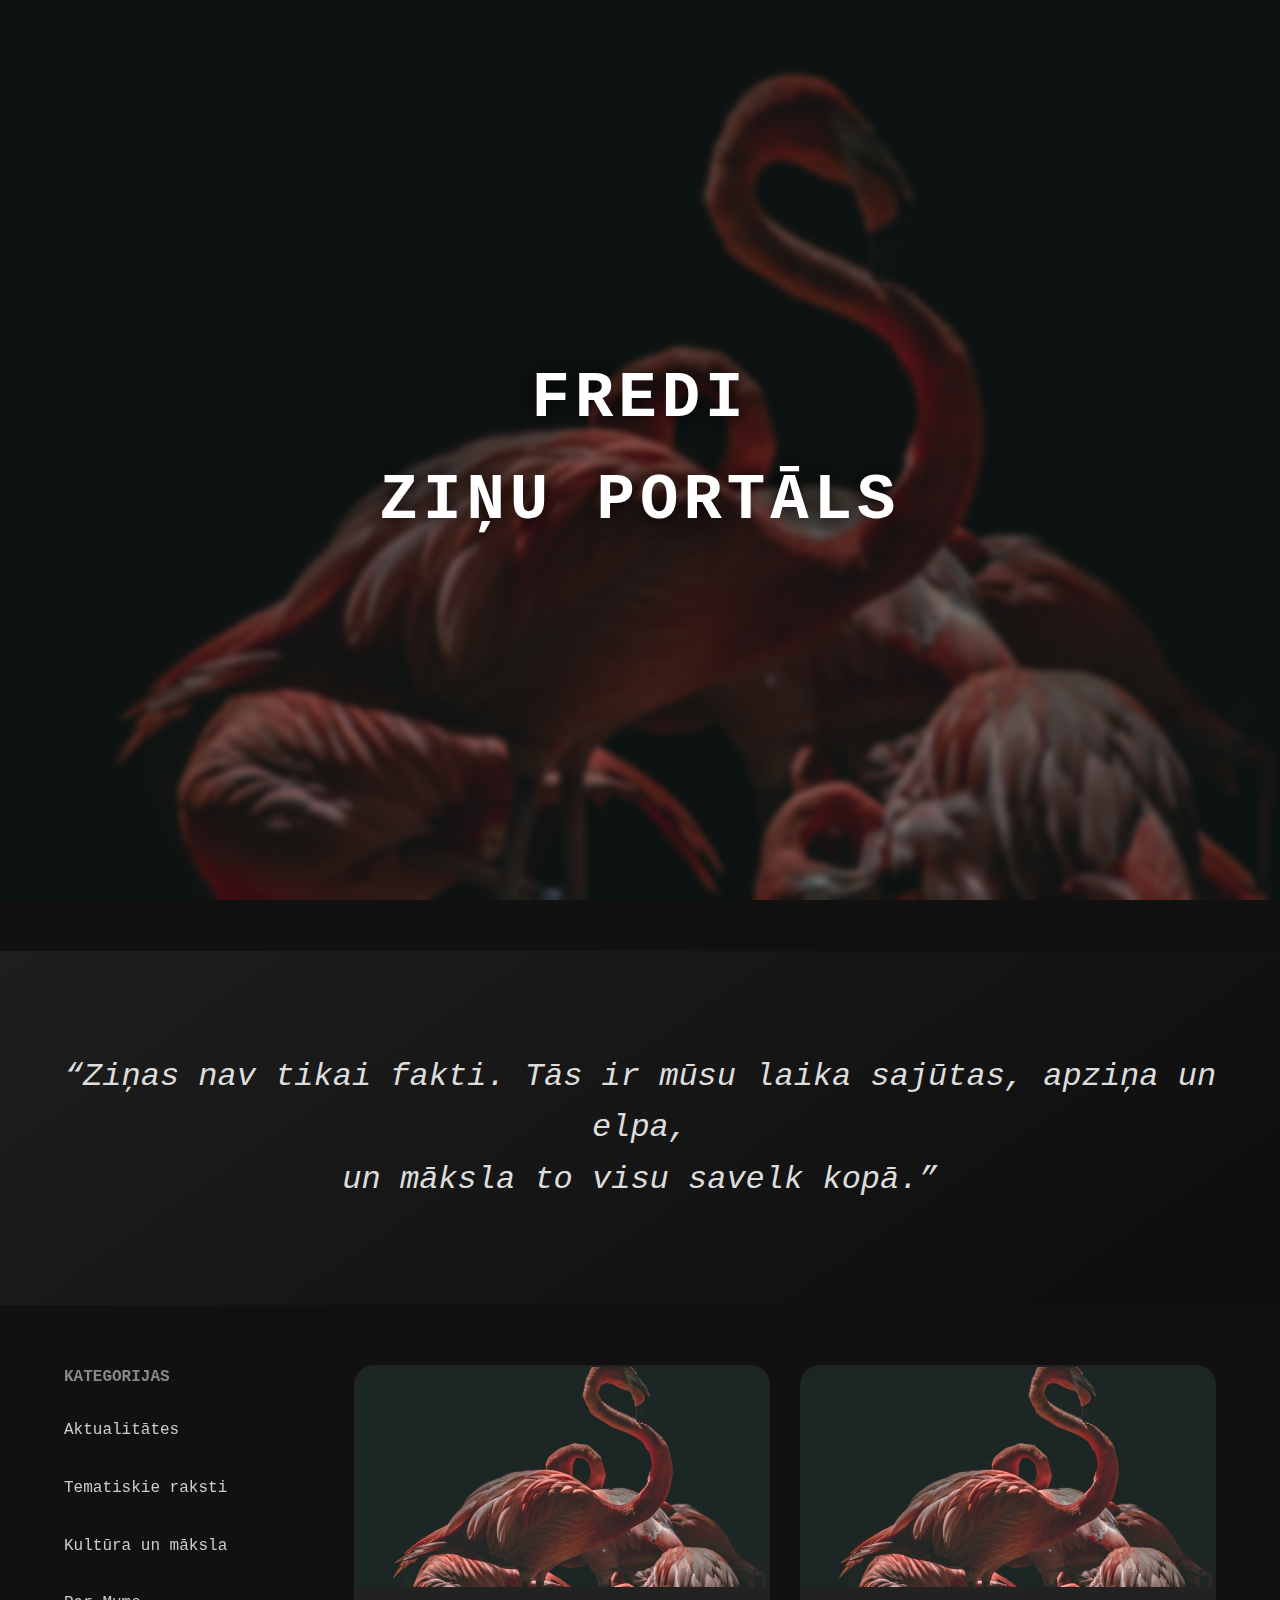
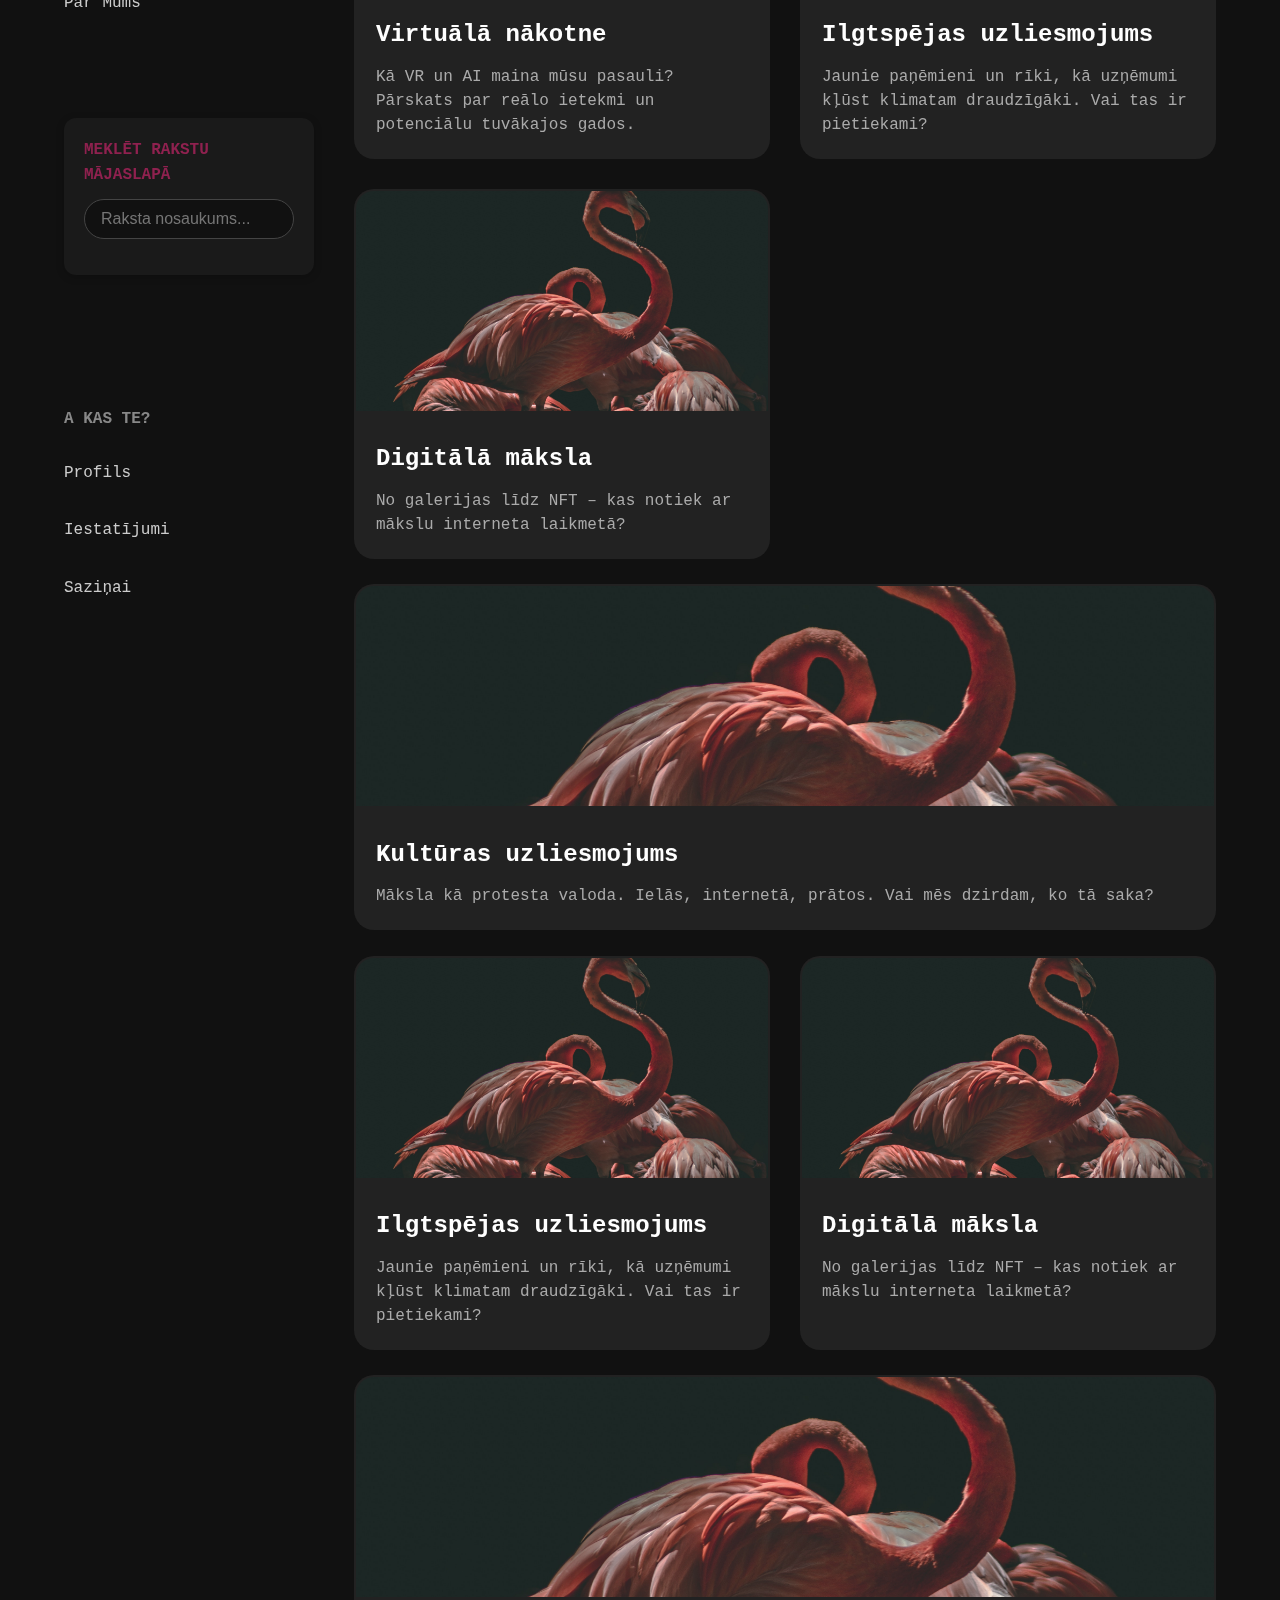
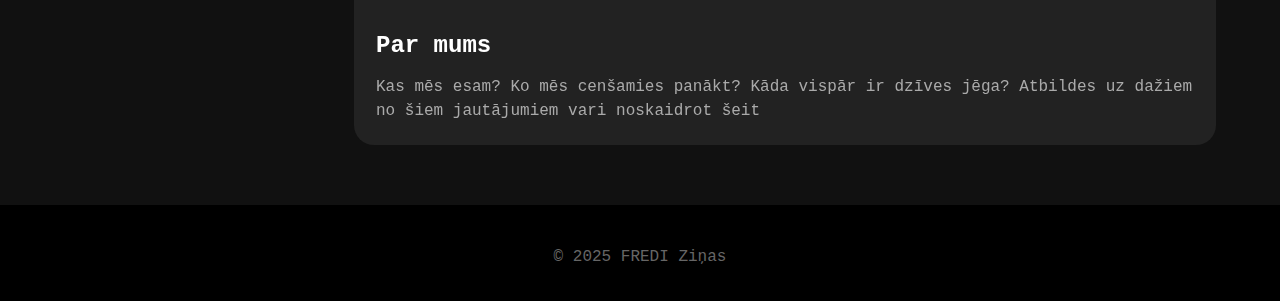
<file: index.html>
<!DOCTYPE html>
<html lang="en">
<head>
    <meta charset="UTF-8">
    <meta name="viewport" content="width=device-width, initial-scale=1.0">
    <title>My Project</title>
</head>
<body>
    <script>
	window.location.href = "html/Main.html";
    </script>
</body>
</html>
</file>
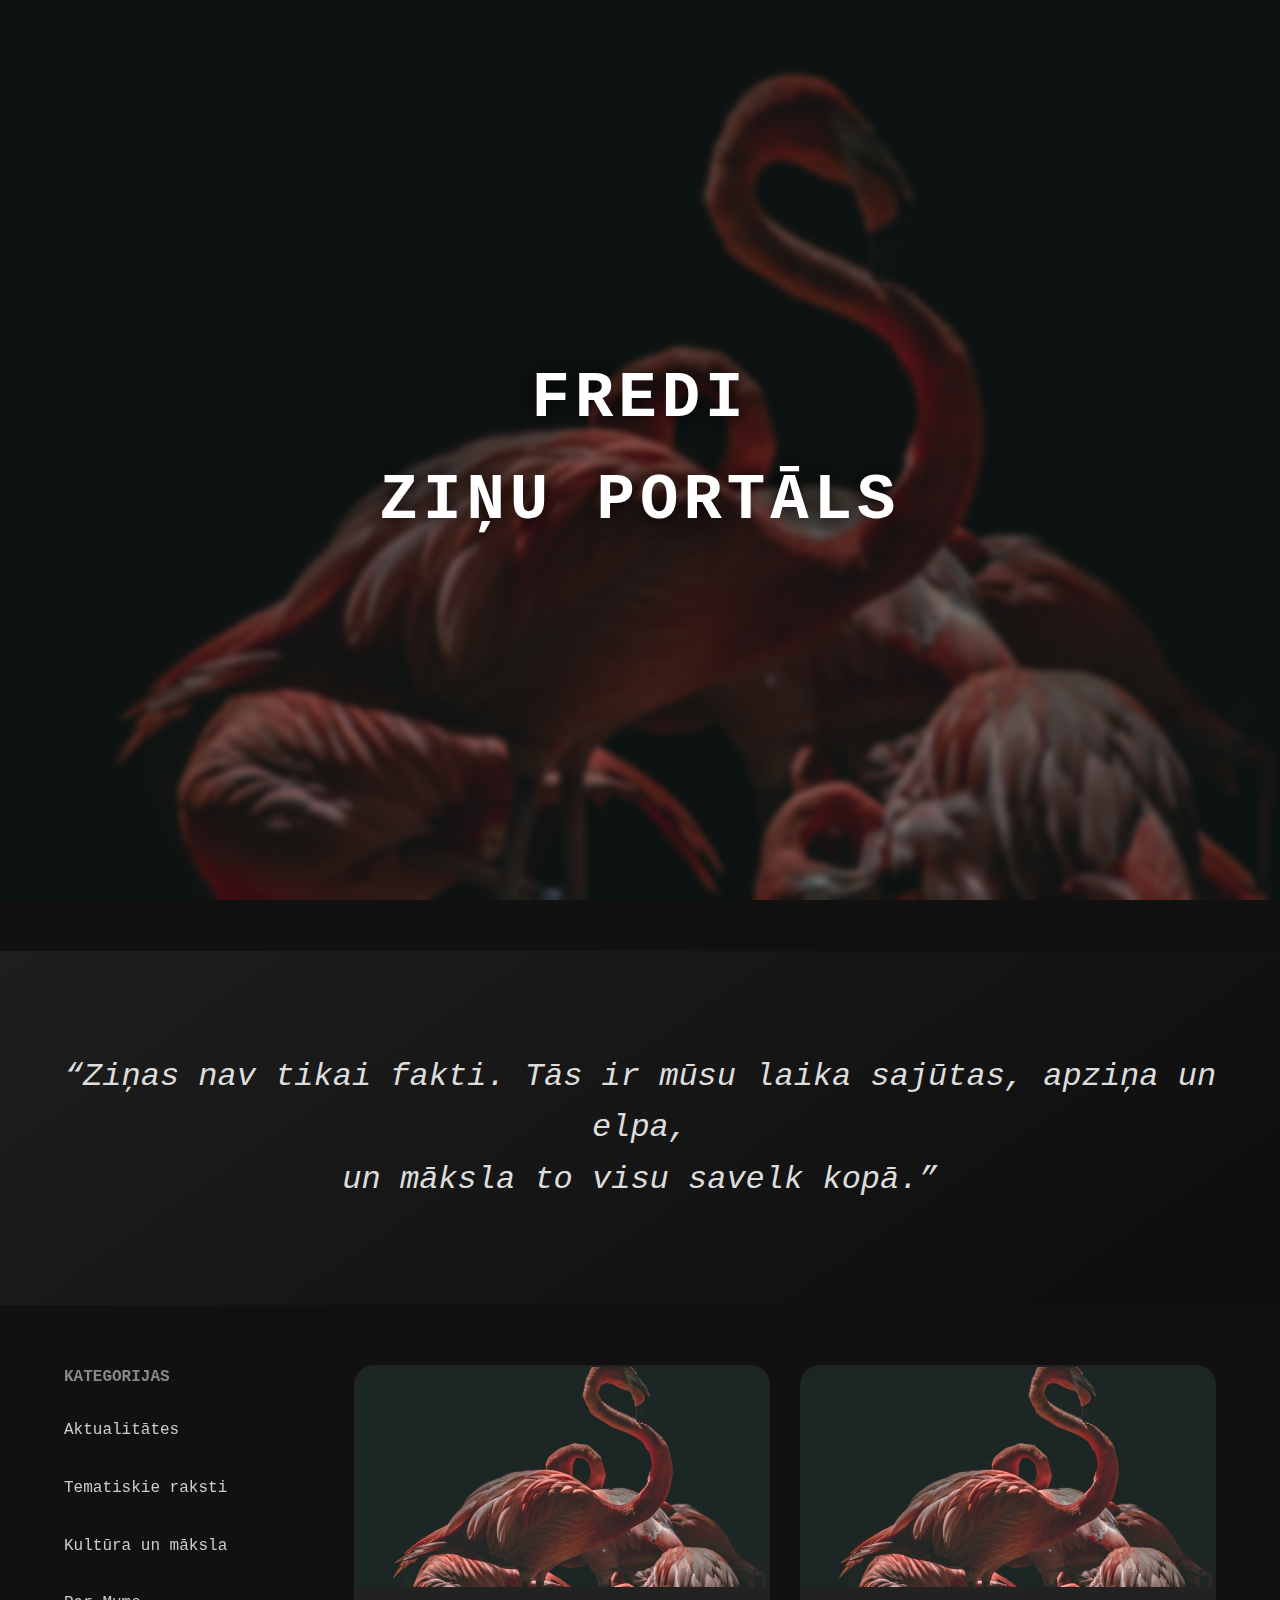
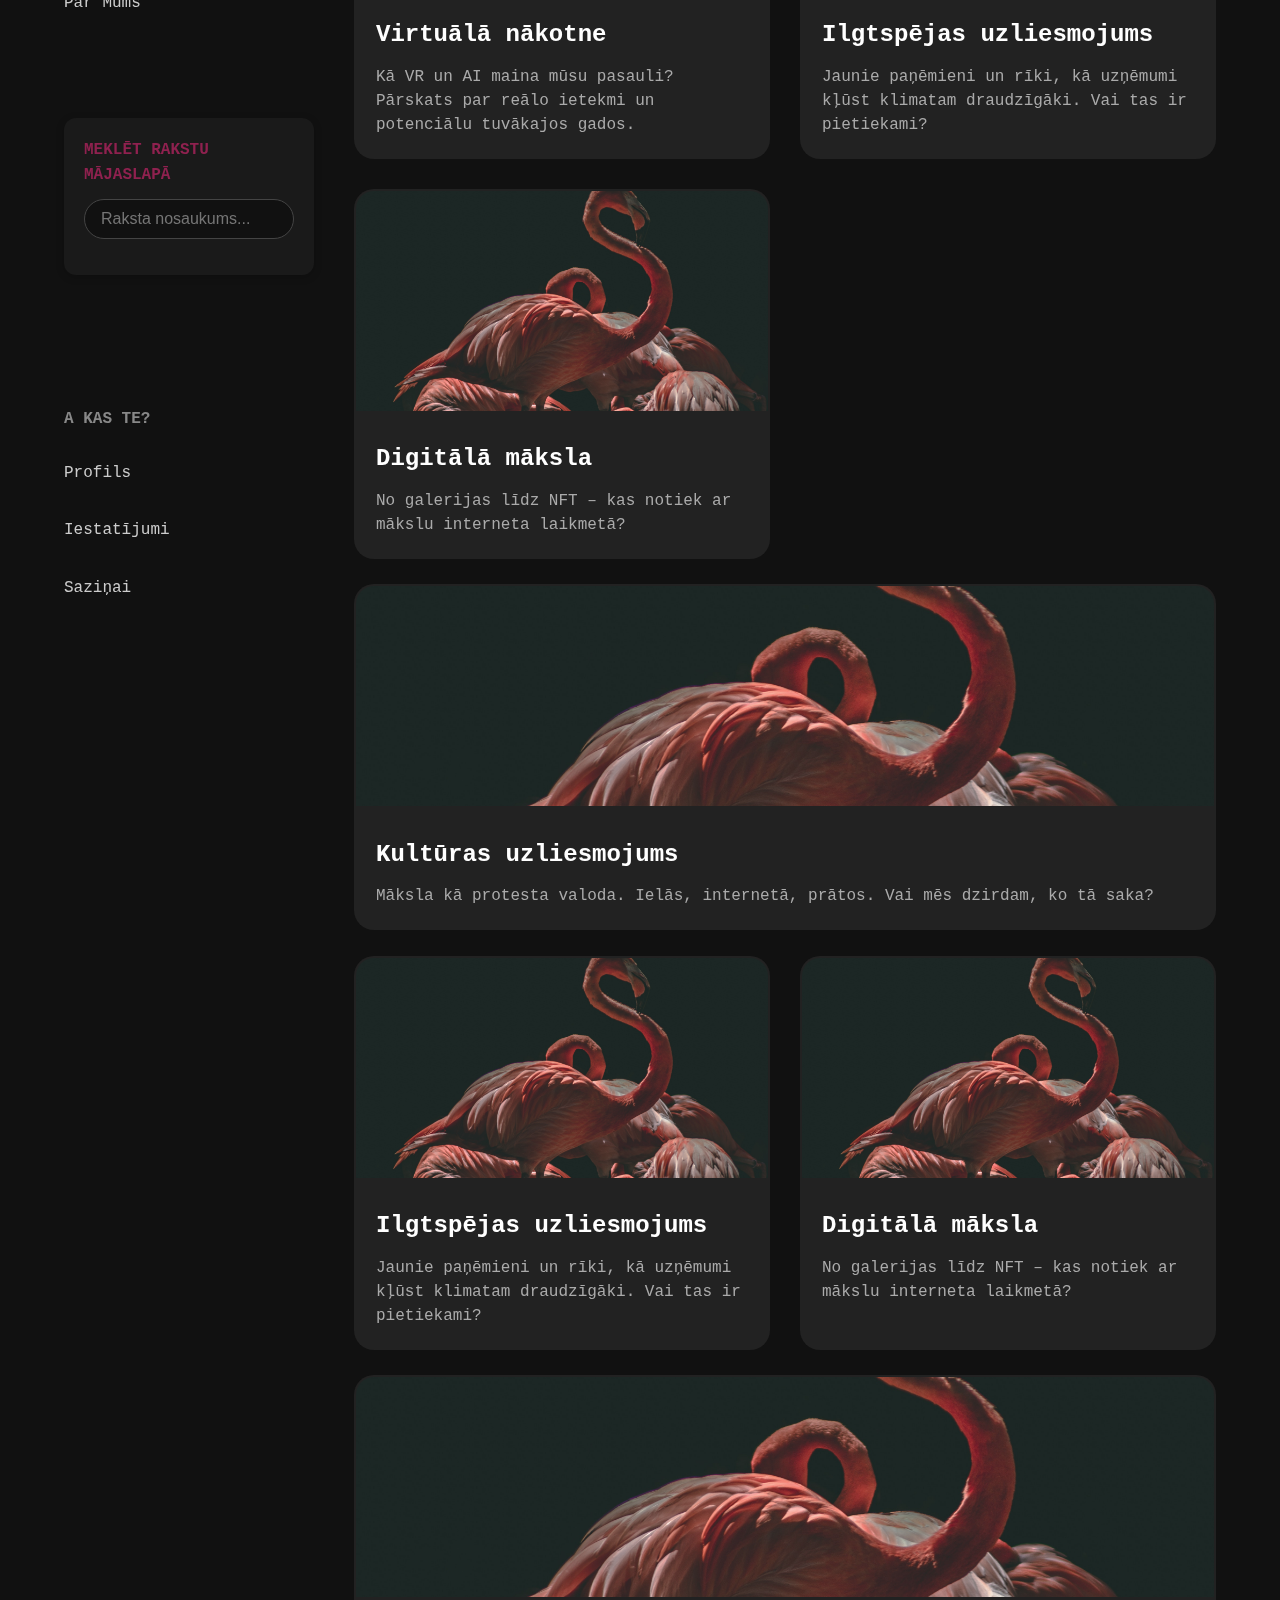
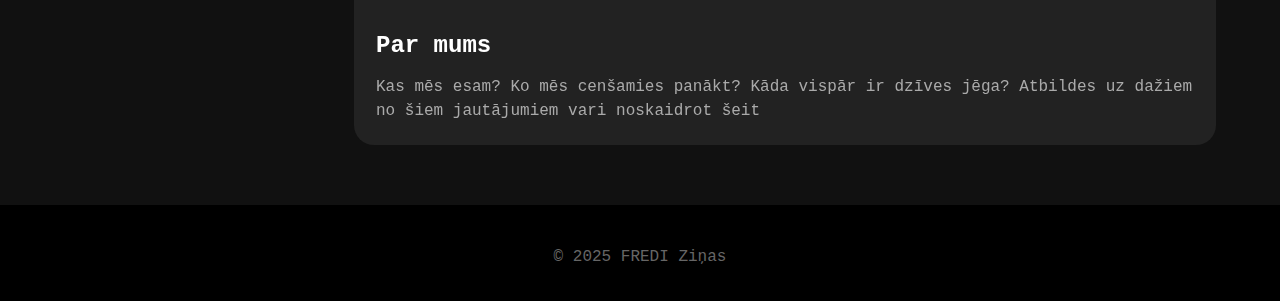
<file: html/index.html>
<!DOCTYPE html>
<html lang="en">
<head>
    <meta charset="UTF-8">
    <meta name="viewport" content="width=device-width, initial-scale=1.0">
    <title>My Project</title>
</head>
<body>
    <script>
        window.location.href = "Main.html";
    </script>
</body>
</html>
</file>
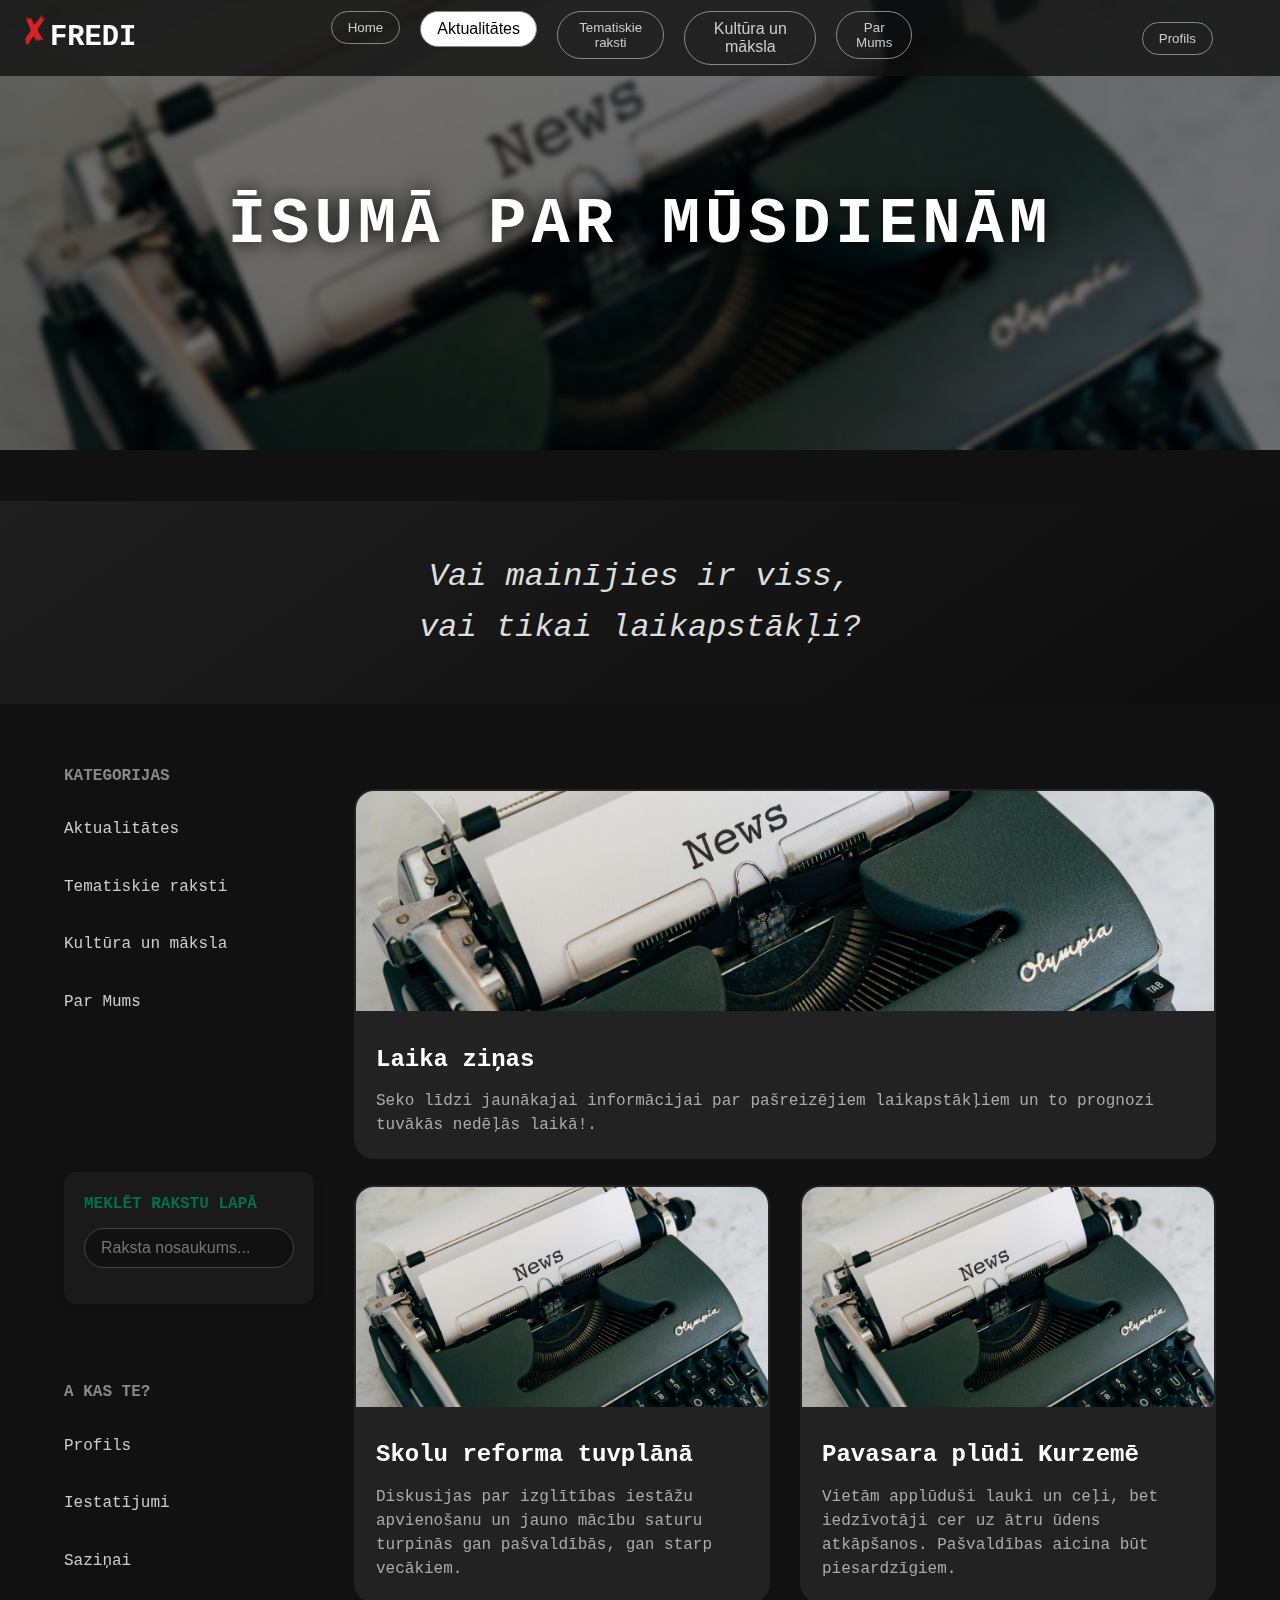
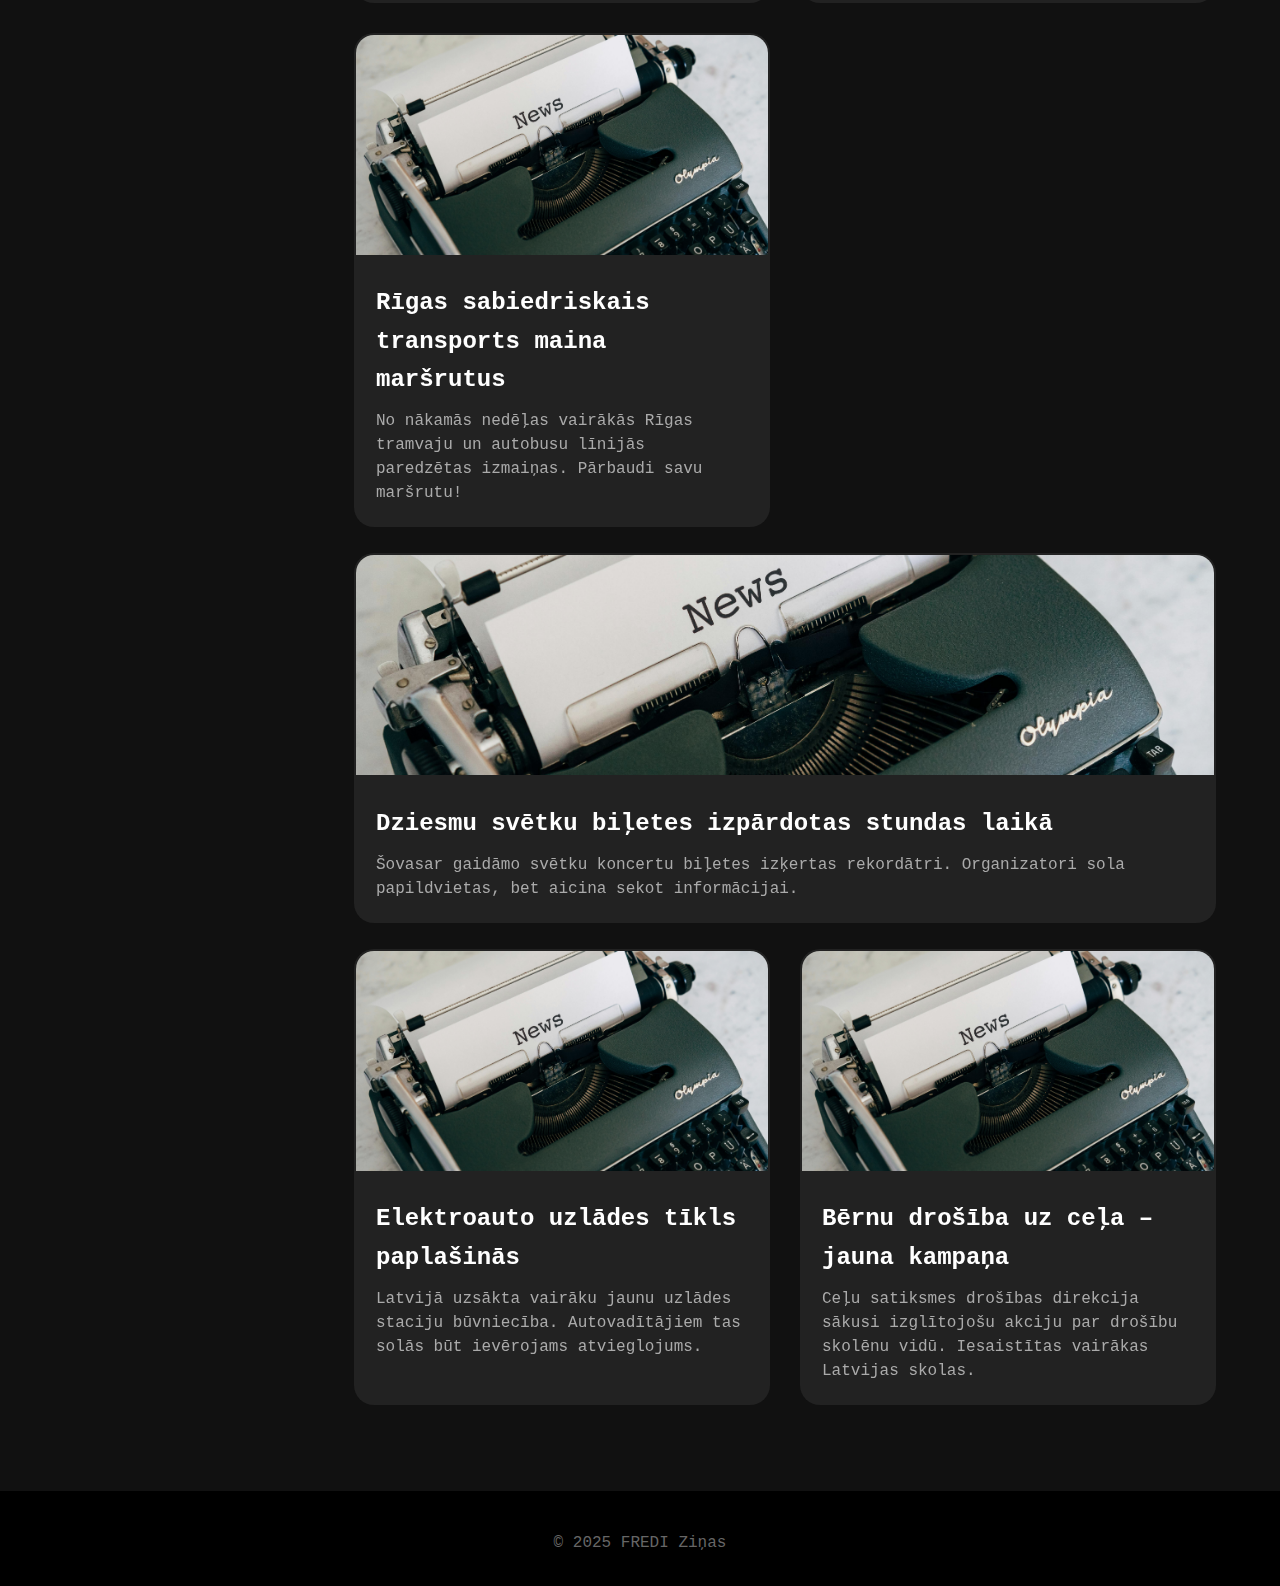
<file: html/Aktualitates.html>
<!DOCTYPE html>
<html lang="lv">
<head>
  <meta charset="UTF-8">
  <meta name="viewport" content="width=device-width, initial-scale=1.0">
  <link rel="stylesheet" href="../css/Aktualitates.css">
  <link rel="stylesheet" href="../css/Navigaacija.css">
  <link rel="stylesheet" href="../css/TPTop.css">
  
  <title>Aktualitātes -FREDI Ziņas</title>
  <link rel="apple-touch-icon" sizes="180x180" href="../Favicon_io/apple-touch-icon.png">
  <link rel="icon" type="image/png" sizes="32x32" href="../Favicon_io/favicon-32x32.png">
  <link rel="icon" type="image/png" sizes="16x16" href="../Favicon_io/favicon-16x16.png">
  <link rel="manifest" href="../Favicon_io/site.webmanifest">
</head>
<body>

<!-- NAVIGĀCIJA -->
<input type="checkbox" id="nav-toggle" hidden>
<label for="nav-toggle" class="nav-toggle-label">
  <span></span><span></span><span></span>
</label>

<nav class="responsive-nav">
  <div class="nav-left">
    <a href="../html/Main.html" class="logo">Fredi</a>
  </div>

  <div class="nav-center">
    <a href="../html/Main.html"><button>Home</button></a>

    <!-- DROPDOWN SĀKUMS -->
    <div class="dropdown">
      <button class="dropbtn active">Aktualitātes</button>
      <div class="dropdown-content">
        <a href="Aktualitates.html">Visas aktualitātes</a>
        <a href="LaikaZinas.html">Laika ziņas</a>
      </div>
    </div>
    <!-- DROPDOWN BEIGAS -->

    <a href="404.html"><button>Tematiskie raksti</button></a>

    <!-- DROPDOWN SĀKUMS -->
    <div class="dropdown">
      <button class="dropbtn">Kultūra un māksla</button>
      <div class="dropdown-content">
        <a href="Kultura.html">Viss par Kultūru un mākslu</a>
        <a href="DziesmuSvetki_Raksts.html">Dziesmu un deju svētki</a>
      </div>
    </div>
    <!-- DROPDOWN BEIGAS -->

    <a href="ParMums.html"><button>Par Mums</button></a>
  </div>

  <div class="nav-right">
    <a href="Profils.html"><button>Profils</button></a>
  </div>
</nav>
<!-- NAVIGĀCIJA -->

<header>
  <h1>Īsumā par mūsdienām</h1>
</header>


<br>
<br>
<div class="quote">
    Vai mainījies ir viss,<br>
    vai tikai laikapstākļi?</div>
 </div>

<section class="main">
  <aside class="sidebar">
    <h3>Kategorijas</h3>
    <ul>
		<li><a href="Aktualitates.html">Aktualitātes</a></li>
		<li><a href="404.html">Tematiskie raksti</a></li>
		<li><a href="404.html">Kultūra un māksla</a></li>
		<li><a href="../html/ParMums.html">Par Mums</a></li>
	</ul>
	<br>
	<br>
	<br>
	<br>
  <div class="search-block">
    <h3 style="margin-bottom: 10px; color: #00704f;">Meklēt rakstu lapā</h3>
    <input type="text" id="searchInput" placeholder="Raksta nosaukums..." class="search-input">
    <div id="searchResults" class="search-results"></div>
  </div>  
	<br>
	<br>
	<br>
	<h3>A kas te?</h3>
    <ul>
		<li><a href="Profils.html">Profils</a></li>
		<li><a href="Iestatijumi.html">Iestatījumi</a></li>
    <li><a href="ParMums.html#MusuKomanda">Saziņai</a></li>

	</ul>

  </aside>

  <section>
    <br>
    <section>
      <div class="card">
        <a href="LaikaZinas.html" class="card-link"></a>
        <img src="../img/jaunumi.jpg" alt="Attēls">
        <div class="content">
          <h2>Laika ziņas</h2>
          <p>Seko līdzi jaunākajai informācijai par pašreizējiem laikapstākļiem 
             un to prognozi tuvākās nedēļās laikā!.</p>
        </div>
      </div>
    </section>
    <br>

    <div class="grid">        
      <div class="card">
        <a href="404.html" class="card-link"></a>
        <img src="../img/jaunumi.jpg" alt="Ziņa">
        <div class="content">
          <h2>Skolu reforma tuvplānā</h2>
          <p>Diskusijas par izglītības iestāžu apvienošanu un jauno mācību saturu turpinās gan pašvaldībās, gan starp vecākiem.</p>
        </div>
      </div>
      <div class="card">
        <a href="404.html" class="card-link"></a>
        <img src="../img/jaunumi.jpg" alt="Ziņa">
        <div class="content">
          <h2>Pavasara plūdi Kurzemē</h2>
          <p>Vietām applūduši lauki un ceļi, bet iedzīvotāji cer uz ātru ūdens atkāpšanos. Pašvaldības aicina būt piesardzīgiem.</p>
        </div>
      </div>
      <div class="card">
        <a href="404.html" class="card-link"></a>
        <img src="../img/jaunumi.jpg" alt="Ziņa">
        <div class="content">
          <h2>Rīgas sabiedriskais transports maina maršrutus</h2>
          <p>No nākamās nedēļas vairākās Rīgas tramvaju un autobusu līnijās paredzētas izmaiņas. Pārbaudi savu maršrutu!</p>
        </div>
      </div>
    </div>
    <br>
    <section>
      <div class="card">
        <a href="404.html" class="card-link"></a>
        <img src="../img/jaunumi.jpg" alt="Attēls">
        <div class="content">
          <h2>Dziesmu svētku biļetes izpārdotas stundas laikā</h2>
          <p>Šovasar gaidāmo svētku koncertu biļetes izķertas rekordātri. Organizatori sola papildvietas, bet aicina sekot informācijai.</p>
        </div>
      </div>
    </section>
    <br>
    <div class="grid">
      <div class="card">
        <a href="404.html" class="card-link"></a>
        <img src="../img/jaunumi.jpg" alt="Ziņa">
        <div class="content">
          <h2>Elektroauto uzlādes tīkls paplašinās</h2>
          <p>Latvijā uzsākta vairāku jaunu uzlādes staciju būvniecība. Autovadītājiem tas solās būt ievērojams atvieglojums.</p>
        </div>
      </div>
      <div class="card">
        <a href="404.html" class="card-link"></a>
        <img src="../img/jaunumi.jpg" alt="Ziņa">
        <div class="content">
          <h2>Bērnu drošība uz ceļa – jauna kampaņa</h2>
          <p>Ceļu satiksmes drošības direkcija sākusi izglītojošu akciju par drošību skolēnu vidū. Iesaistītas vairākas Latvijas skolas.</p>
        </div>
      </div>
    </div>
    <br>
  </section>
</section>    

<button class="TPTop" id="scrollTopButton">
  <svg class="svgIcon" viewBox="0 0 384 512">
    <path
      d="M214.6 41.4c-12.5-12.5-32.8-12.5-45.3 0l-160 160c-12.5 12.5-12.5 32.8 0 45.3s32.8 12.5 45.3 0L160 141.2V448c0 17.7 14.3 32 32 32s32-14.3 32-32V141.2L329.4 246.6c12.5 12.5 32.8 12.5 45.3 0s12.5-32.8 0-45.3l-160-160z">
    </path>
  </svg>
</button>
<footer>
  <p>&copy; 2025 FREDI Ziņas</p>
</footer>
<script src="../java.js"></script>
<script>
  const input = document.getElementById("searchInput");
  const container = document.getElementById("searchResults");

  input.addEventListener("input", function () {
    const query = this.value.trim().toLowerCase();
    container.innerHTML = "";

    const cards = document.querySelectorAll(".card");

    if (query.length < 2) {
      cards.forEach(card => {
        card.style.display = "block";
      });
      return;
    }

    cards.forEach(card => {
      const title = card.querySelector("h2").textContent.toLowerCase();
      const match = title.includes(query);

      card.style.display = match ? "block" : "none";

    });
  });
</script>

</body>
</html>
</file>
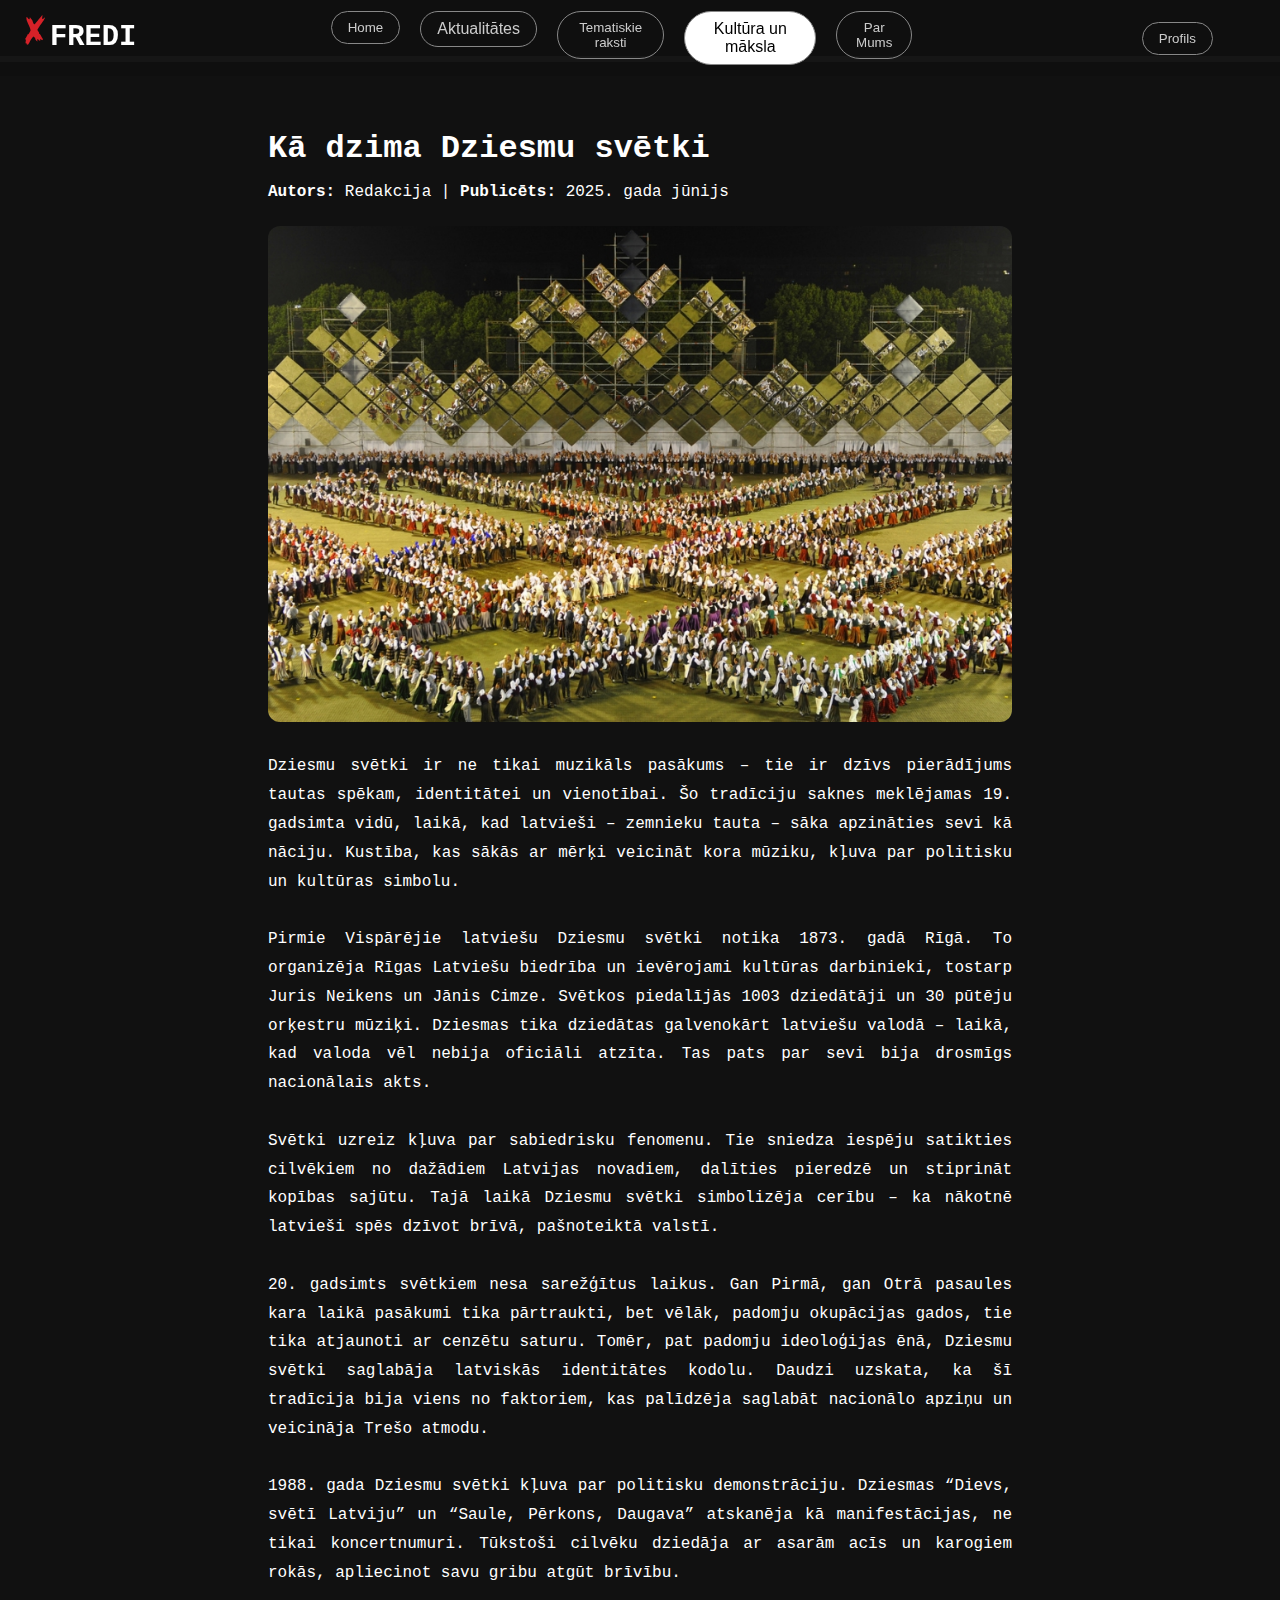
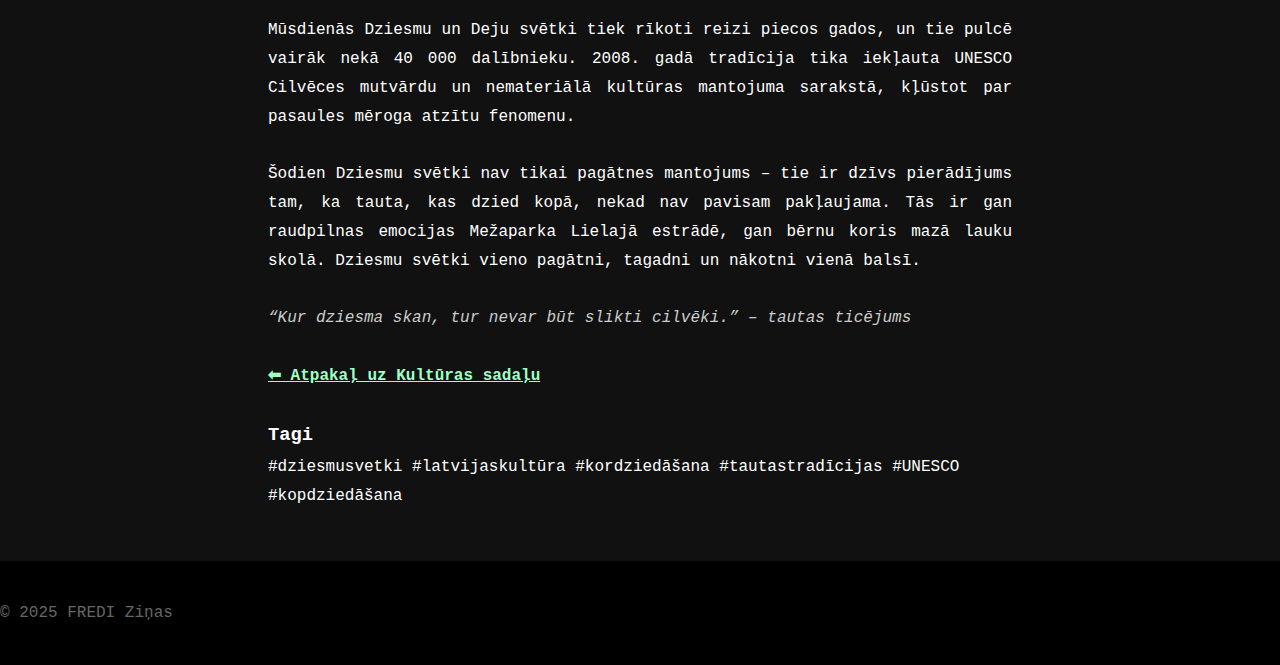
<file: html/DziesmuSvetki_Raksts.html>
<!DOCTYPE html>
<html lang="lv">
<head>
  <meta charset="UTF-8">
  <title>Kā dzima Dziesmu svētki -FREDI Ziņas</title>
  <link rel="stylesheet" href="../css/DziesmuSvetki.css">
  <link rel="stylesheet" href="../css/TPTop.css">
  <link rel="stylesheet" href="../css/Navigaacija.css">
</head>
<body>

<!-- NAVIGĀCIJA -->
<input type="checkbox" id="nav-toggle" hidden>
<label for="nav-toggle" class="nav-toggle-label">
  <span></span><span></span><span></span>
</label>

<nav class="responsive-nav">
  <div class="nav-left">
    <a href="../html/Main.html" class="logo">Fredi</a>
  </div>

  <div class="nav-center">
    <a href="../html/Main.html"><button>Home</button></a>

    <!-- DROPDOWN SĀKUMS -->
    <div class="dropdown">
      <button class="dropbtn">Aktualitātes</button>
      <div class="dropdown-content">
        <a href="Aktualitates.html">Visas aktualitātes</a>
        <a href="LaikaZinas.html">Laika ziņas</a>
      </div>
    </div>
    <!-- DROPDOWN BEIGAS -->

    <a href="404.html"><button>Tematiskie raksti</button></a>

    <!-- DROPDOWN SĀKUMS -->
    <div class="dropdown">
      <button class="dropbtn active">Kultūra un māksla</button>
      <div class="dropdown-content">
        <a href="Kultura.html">Viss par Kultūru un mākslu</a>
        <a href="DziesmuSvetki_Raksts.html">Dziesmu un deju svētki</a>
      </div>
    </div>
    <!-- DROPDOWN BEIGAS -->

    <a href="ParMums.html"><button>Par Mums</button></a>
  </div>

  <div class="nav-right">
    <a href="Profils.html"><button>Profils</button></a>
  </div>
</nav>
<!-- NAVIGĀCIJA -->


  <div id="progressBarContainer">
    <div id="progressBar"></div>
  </div>
  

<!-- SATURS -->
<main style="padding: 120px 10% 50px 10%; max-width: 1000px; margin: auto; line-height: 1.8;">
  <h1>Kā dzima Dziesmu svētki</h1>
  <p><strong>Autors:</strong> Redakcija | <strong>Publicēts:</strong> 2025. gada jūnijs</p>
  <img src="../img/dejas.jpg" alt="Dziesmu svētki" style="width:100%; border-radius: 12px; margin: 20px 0;">

  <p>
    Dziesmu svētki ir ne tikai muzikāls pasākums – tie ir dzīvs pierādījums tautas spēkam, 
    identitātei un vienotībai. Šo tradīciju saknes meklējamas 19. gadsimta vidū, laikā, kad 
    latvieši – zemnieku tauta – sāka apzināties sevi kā nāciju. Kustība, kas sākās ar mērķi
     veicināt kora mūziku, kļuva par politisku un kultūras simbolu.
    </p>
    <br>
    <p>
    Pirmie Vispārējie latviešu Dziesmu svētki notika 1873. gadā Rīgā. To organizēja Rīgas
     Latviešu biedrība un ievērojami kultūras darbinieki, tostarp Juris Neikens un Jānis Cimze.
      Svētkos piedalījās 1003 dziedātāji un 30 pūtēju orķestru mūziķi. Dziesmas tika dziedātas 
      galvenokārt latviešu valodā – laikā, kad valoda vēl nebija oficiāli atzīta. Tas pats par
       sevi bija drosmīgs nacionālais akts.
    </p>
    <br>
    <p>
    Svētki uzreiz kļuva par sabiedrisku fenomenu. Tie sniedza iespēju satikties cilvēkiem
     no dažādiem Latvijas novadiem, dalīties pieredzē un stiprināt kopības sajūtu. Tajā laikā 
     Dziesmu svētki simbolizēja cerību – ka nākotnē latvieši spēs dzīvot brīvā, pašnoteiktā 
     valstī.
    </p>
    <br>
    <p>
    20. gadsimts svētkiem nesa sarežģītus laikus. Gan Pirmā, gan Otrā pasaules kara laikā 
    pasākumi tika pārtraukti, bet vēlāk, padomju okupācijas gados, tie tika atjaunoti ar 
    cenzētu saturu. Tomēr, pat padomju ideoloģijas ēnā, Dziesmu svētki saglabāja latviskās
     identitātes kodolu. Daudzi uzskata, ka šī tradīcija bija viens no faktoriem, kas palīdzēja 
     saglabāt nacionālo apziņu un veicināja Trešo atmodu.
    </p>
    <br>
    <p>
    1988. gada Dziesmu svētki kļuva par politisku demonstrāciju. Dziesmas “Dievs, svētī Latviju”
     un “Saule, Pērkons, Daugava” atskanēja kā manifestācijas, ne tikai koncertnumuri. 
     Tūkstoši cilvēku dziedāja ar asarām acīs un karogiem rokās, apliecinot savu gribu atgūt 
     brīvību.
    </p>
    <br>
    <p>
    Mūsdienās Dziesmu un Deju svētki tiek rīkoti reizi piecos gados, un tie pulcē 
    vairāk nekā 40 000 dalībnieku. 2008. gadā tradīcija tika iekļauta UNESCO Cilvēces
     mutvārdu un nemateriālā kultūras mantojuma sarakstā, kļūstot par pasaules mēroga 
     atzītu fenomenu.
    </p>
    <br>
    <p>
    Šodien Dziesmu svētki nav tikai pagātnes mantojums – tie ir dzīvs pierādījums tam, 
    ka tauta, kas dzied kopā, nekad nav pavisam pakļaujama. Tās ir gan raudpilnas emocijas 
    Mežaparka Lielajā estrādē, gan bērnu koris mazā lauku skolā. Dziesmu svētki vieno pagātni,
     tagadni un nākotni vienā balsī.
    </p>
    <br>
    <p style="font-style: italic; color: #ccc;">
    “Kur dziesma skan, tur nevar būt slikti cilvēki.” – tautas ticējums
    </p>  
    <br>
    <a href="Kultura.html" style="font-weight: bold; margin-top: 40px; color: rgb(159, 255, 196); text-decoration: underline;">⬅ Atpakaļ uz Kultūras sadaļu</a>
    <br>
    <div class="tags-section">
        <br>
        <h3>Tagi</h3>
        <div class="tags">
          <span>#dziesmusvetki</span>
          <span>#latvijaskultūra</span>
          <span>#kordziedāšana</span>
          <span>#tautastradīcijas</span>
          <span>#UNESCO</span>
          <span>#kopdziedāšana</span>
        </div>
      </div>

</main>

  
<!-- Back to Top -->
<button class="TPTop" id="scrollTopButton">
  <svg class="svgIcon" viewBox="0 0 384 512">
    <path d="M214.6 41.4c-12.5-12.5-32.8-12.5-45.3 0l-160 160c-12.5 12.5-12.5 32.8 0 45.3s32.8 12.5 45.3 0L160 141.2V448c0 17.7 14.3 32 32 32s32-14.3 32-32V141.2L329.4 246.6c12.5 12.5 32.8 12.5 45.3 0s12.5-32.8 0-45.3l-160-160z"/>
  </svg>
</button>

<footer>
  <p>&copy; 2025 FREDI Ziņas</p>
</footer>
<script src="../java.js"></script>
</body>
</html>
</file>
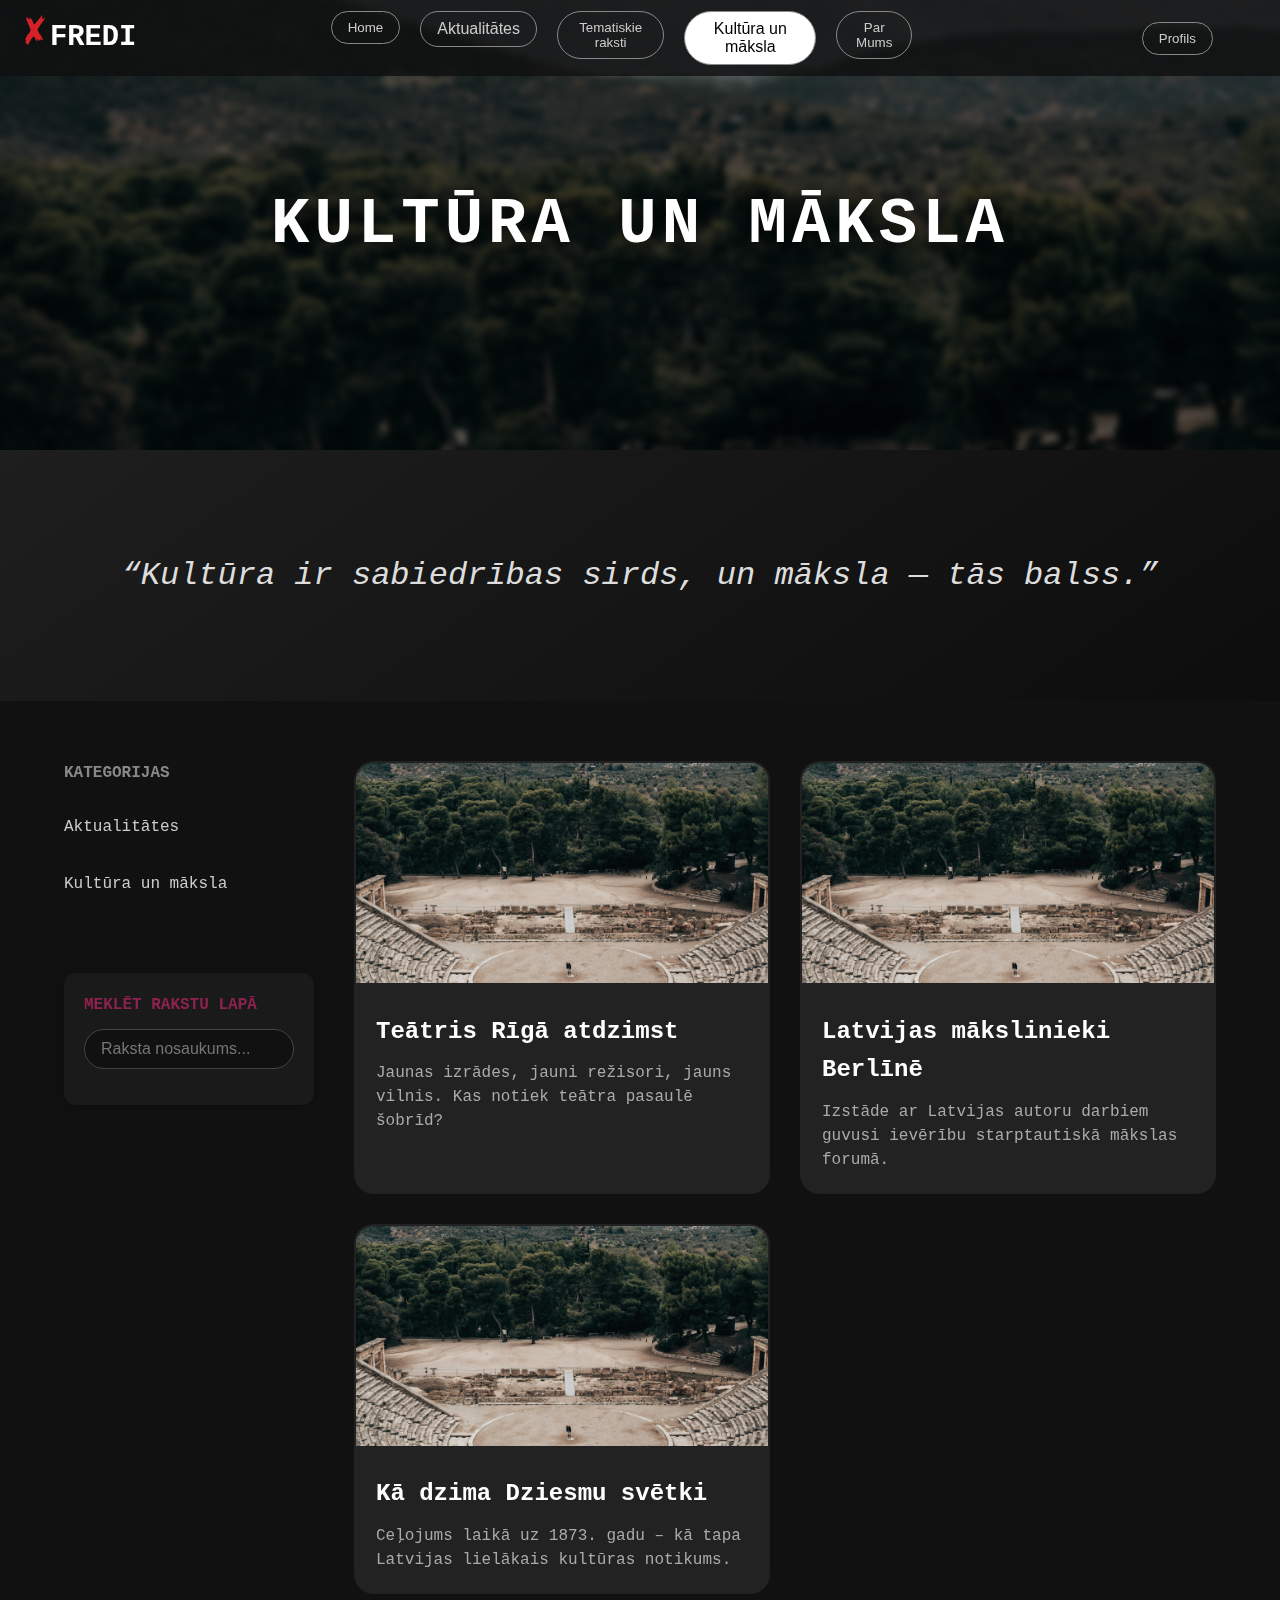
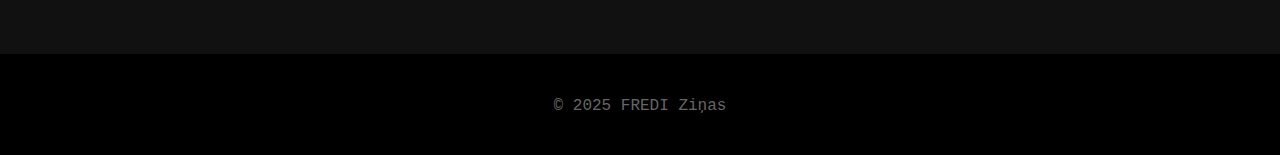
<file: html/Kultura.html>
<!DOCTYPE html>
<html lang="lv">
<head>
  <meta charset="UTF-8">
  <meta name="viewport" content="width=device-width, initial-scale=1.0">
  <title>Kultūra un māksla — FREDI Ziņas</title>
  <link rel="stylesheet" href="../css/Kultura.css">
  <link rel="stylesheet" href="../css/Navigaacija.css">
  <link rel="stylesheet" href="../css/TPTop.css">
</head>
<body>

<!-- NAVIGĀCIJA -->
<input type="checkbox" id="nav-toggle" hidden>
<label for="nav-toggle" class="nav-toggle-label">
  <span></span><span></span><span></span>
</label>

<nav class="responsive-nav">
  <div class="nav-left">
    <a href="../html/Main.html" class="logo">Fredi</a>
  </div>

  <div class="nav-center">
    <a href="../html/Main.html"><button>Home</button></a>

    <!-- DROPDOWN SĀKUMS -->
    <div class="dropdown">
      <button class="dropbtn">Aktualitātes</button>
      <div class="dropdown-content">
        <a href="Aktualitates.html">Visas aktualitātes</a>
        <a href="LaikaZinas.html">Laika ziņas</a>
      </div>
    </div>
    <!-- DROPDOWN BEIGAS -->

    <a href="404.html"><button>Tematiskie raksti</button></a>

    <!-- DROPDOWN SĀKUMS -->
    <div class="dropdown">
      <button class="dropbtn active">Kultūra un māksla</button>
      <div class="dropdown-content">
        <a href="Kultura.html">Viss par Kultūru un mākslu</a>
        <a href="DziesmuSvetki_Raksts.html">Dziesmu un deju svētki</a>
      </div>
    </div>
    <!-- DROPDOWN BEIGAS -->

    <a href="ParMums.html"><button>Par Mums</button></a>
  </div>

  <div class="nav-right">
    <a href="Profils.html"><button>Profils</button></a>
  </div>
</nav>
<!-- NAVIGĀCIJA -->
  
<header>
  <h1>Kultūra un māksla</h1>
</header>

<div class="quote">“Kultūra ir sabiedrības sirds, un māksla — tās balss.”</div>

<section class="main">
  <aside class="sidebar">
    <h3>Kategorijas</h3>
    <ul>
      <li><a href="Aktualitates.html">Aktualitātes</a></li>
      <li><a href="404.html" class="active">Kultūra un māksla</a></li>
    </ul>
    <br><br>
    <div class="search-block">
        <h3 style="margin-bottom: 10px; color: #8f214f;">Meklēt rakstu lapā</h3>
        <input type="text" id="searchInput" placeholder="Raksta nosaukums..." class="search-input">
        <div id="searchResults" class="search-results"></div>
      </div>
        </aside>

  <section class="grid" id="articleList">
    <div class="card" data-title="Teātris Rīgā atdzimst">
      <a href="404.html" class="card-link"></a>
      <img src="../img/maksla.jpg" alt="Teātris">
      <div class="content">
        <h2>Teātris Rīgā atdzimst</h2>
        <p>Jaunas izrādes, jauni režisori, jauns vilnis. Kas notiek teātra pasaulē šobrīd?</p>
      </div>
    </div>
    <div class="card" data-title="Latvijas mākslinieki Berlīnē">
      <a href="404.html" class="card-link"></a>
      <img src="../img/maksla.jpg" alt="Māksla">
      <div class="content">
        <h2>Latvijas mākslinieki Berlīnē</h2>
        <p>Izstāde ar Latvijas autoru darbiem guvusi ievērību starptautiskā mākslas forumā.</p>
      </div>
    </div>
    <div class="card" data-title="Kā dzima Dziesmu svētki">
        <a href="DziesmuSvetki_Raksts.html" class="card-link"></a>
        <img src="../img/maksla.jpg" alt="Dziesmu svētki">
        <div class="content">
          <h2>Kā dzima Dziesmu svētki</h2>
          <p>Ceļojums laikā uz 1873. gadu – kā tapa Latvijas lielākais kultūras notikums.</p>
        </div>
    </div>
      
    <!-- Pievieno vēl rakstus šeit -->
  </section>
</section>

<button class="TPTop" id="scrollTopButton">
    <svg class="svgIcon" viewBox="0 0 384 512">
      <path
        d="M214.6 41.4c-12.5-12.5-32.8-12.5-45.3 0l-160 160c-12.5 12.5-12.5 32.8 0 45.3s32.8 12.5 45.3 0L160 141.2V448c0 17.7 14.3 32 32 32s32-14.3 32-32V141.2L329.4 246.6c12.5 12.5 32.8 12.5 45.3 0s12.5-32.8 0-45.3l-160-160z">
      </path>
    </svg>
  </button>

  
<script>
  // MEKLĒTĀJS
  document.getElementById("searchInput").addEventListener("input", function () {
    const value = this.value.trim().toLowerCase();
    document.querySelectorAll("#articleList .card").forEach(card => {
      const title = card.dataset.title.toLowerCase();
      card.style.display = title.includes(value) ? "block" : "none";
    });
  });
</script>

<footer>
  <p>&copy; 2025 FREDI Ziņas</p>
</footer>
</body>
</html>
</file>
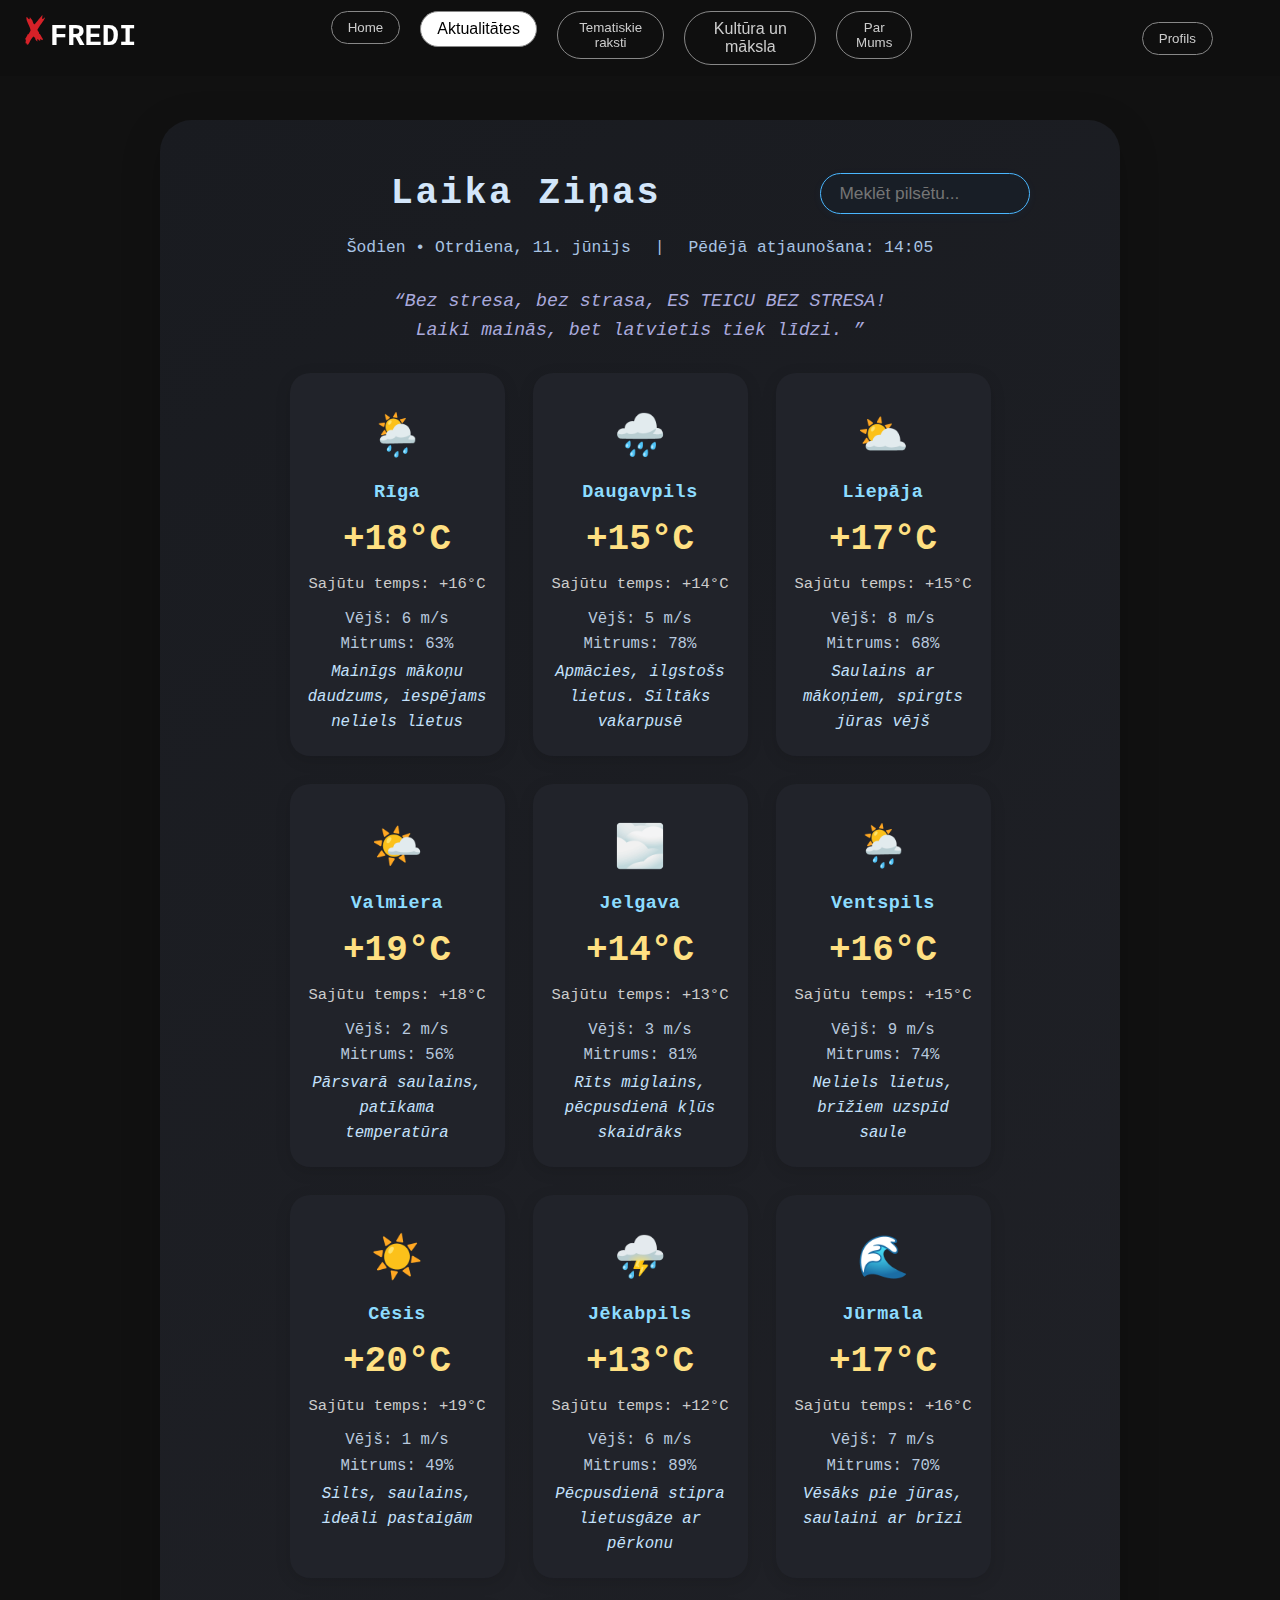
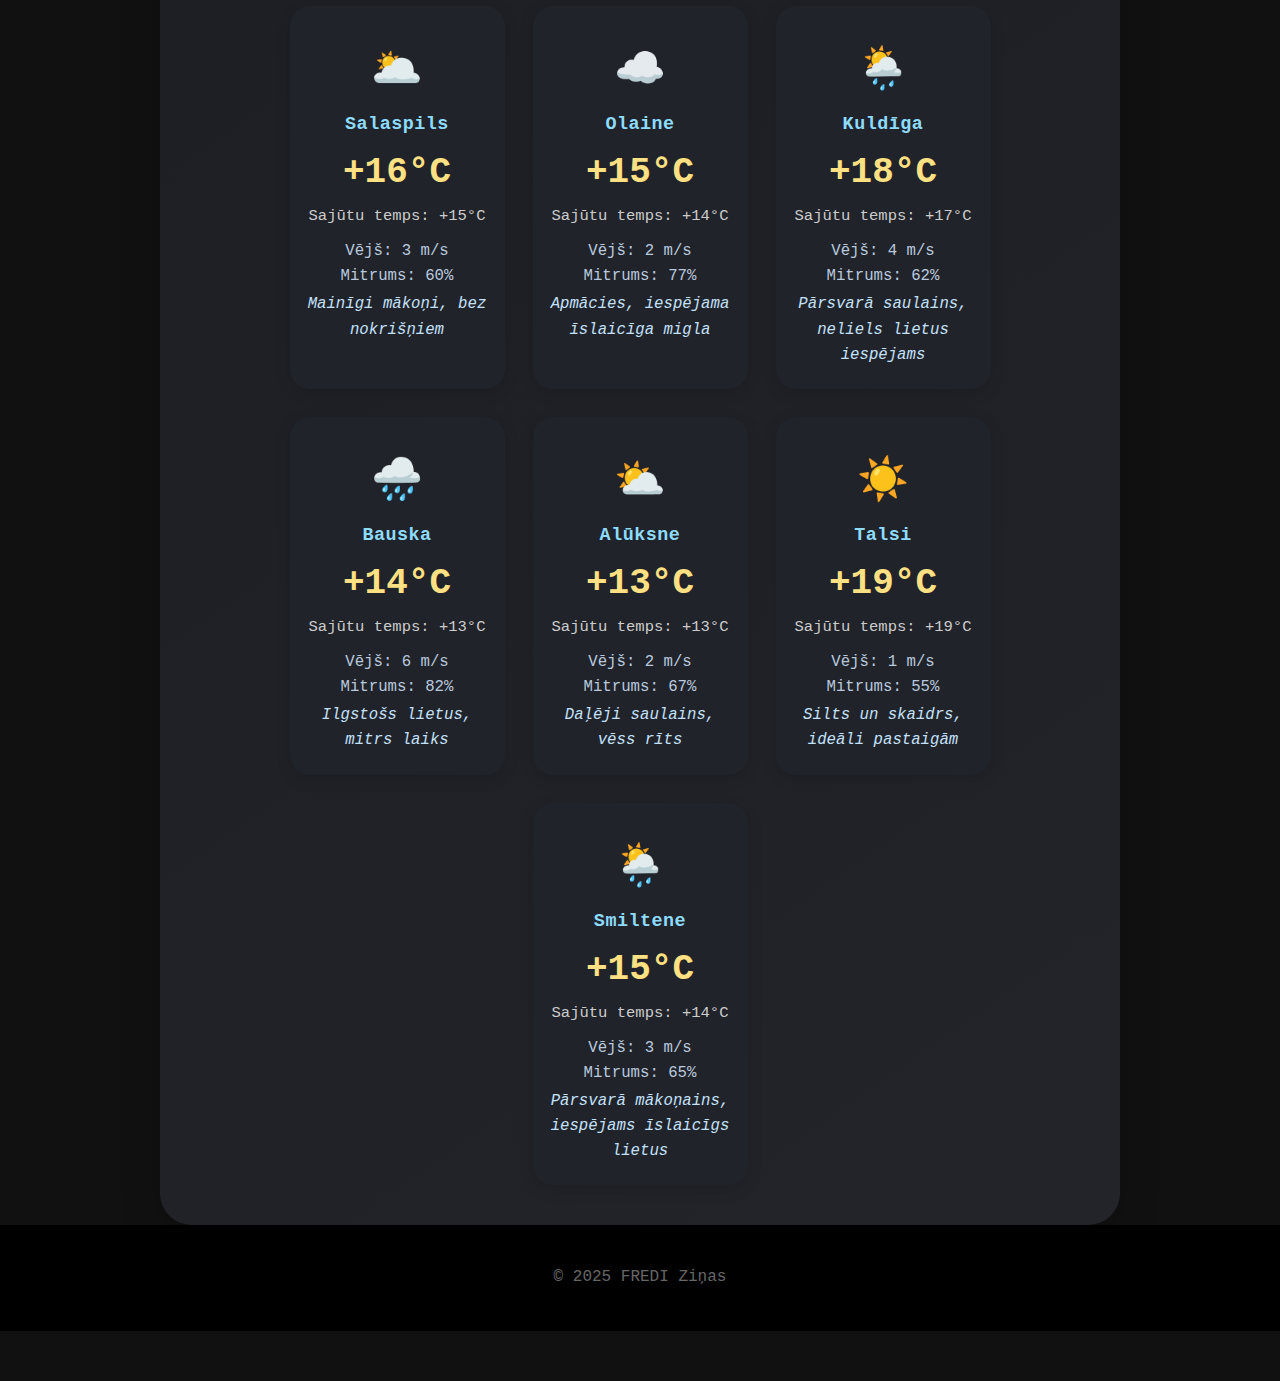
<file: html/LaikaZinas.html>
<!DOCTYPE html>
<html lang="lv">
<head>
  <meta charset="UTF-8">
  <meta name="viewport" content="width=device-width, initial-scale=1.0">
  <title>Laika Ziņas -FREDI Ziņas</title>
  <link rel="stylesheet" href="../css/LaikaZinas.css">
  <link rel="stylesheet" href="../css/Navigaacija.css">
  <link rel="stylesheet" href="../css/TPTop.css">
</head>
<body>
<!-- NAVIGĀCIJA -->
<input type="checkbox" id="nav-toggle" hidden>
<label for="nav-toggle" class="nav-toggle-label">
  <span></span><span></span><span></span>
</label>

<nav class="responsive-nav">
  <div class="nav-left">
    <a href="../html/Main.html" class="logo">Fredi</a>
  </div>

  <div class="nav-center">
    <a href="../html/Main.html"><button>Home</button></a>

    <!-- DROPDOWN SĀKUMS -->
    <div class="dropdown">
      <button class="dropbtn active">Aktualitātes</button>
      <div class="dropdown-content">
        <a href="Aktualitates.html">Visas aktualitātes</a>
        <a href="LaikaZinas.html">Laika ziņas</a>
      </div>
    </div>
    <!-- DROPDOWN BEIGAS -->

    <a href="404.html"><button>Tematiskie raksti</button></a>

    <!-- DROPDOWN SĀKUMS -->
    <div class="dropdown">
      <button class="dropbtn">Kultūra un māksla</button>
      <div class="dropdown-content">
        <a href="Kultura.html">Viss par Kultūru un mākslu</a>
        <a href="DziesmuSvetki_Raksts.html">Dziesmu un deju svētki</a>
      </div>
    </div>
    <!-- DROPDOWN BEIGAS -->

    <a href="ParMums.html"><button>Par Mums</button></a>
  </div>

  <div class="nav-right">
    <a href="Profils.html"><button>Profils</button></a>
  </div>
</nav>
<!-- NAVIGĀCIJA -->

<section class="weather-hero">
  <div class="weather-head">
    <h1>Laika Ziņas</h1>
    <input id="citySearch" type="text" placeholder="Meklēt pilsētu..." autocomplete="off">
  </div>
  <div class="forecast-row">
    <span>Šodien • Otrdiena, 11. jūnijs</span>
    <span>|</span>
    <span>Pēdējā atjaunošana: 14:05</span>
  </div>
  <div class="weather-note">
    “Bez stresa, bez strasa, ES TEICU BEZ STRESA!<br>
    Laiki mainās, bet latvietis tiek līdzi. ”
  </div>
  <div class="weather-list" id="weatherList">
    <div class="weather-city-card" data-city="Rīga">
      <div class="weather-icon">🌦️</div>
      <div class="weather-city">Rīga</div>
      <div class="weather-temp">+18°C</div>
      <div class="weather-feels">Sajūtu temps: +16°C</div>
      <div class="weather-details">Vējš: 6 m/s<br>Mitrums: 63%</div>
      <div class="weather-desc">Mainīgs mākoņu daudzums, iespējams neliels lietus</div>
    </div>
    <div class="weather-city-card" data-city="Daugavpils">
      <div class="weather-icon">🌧️</div>
      <div class="weather-city">Daugavpils</div>
      <div class="weather-temp">+15°C</div>
      <div class="weather-feels">Sajūtu temps: +14°C</div>
      <div class="weather-details">Vējš: 5 m/s<br>Mitrums: 78%</div>
      <div class="weather-desc">Apmācies, ilgstošs lietus. Siltāks vakarpusē</div>
    </div>
    <div class="weather-city-card" data-city="Liepāja">
      <div class="weather-icon">⛅</div>
      <div class="weather-city">Liepāja</div>
      <div class="weather-temp">+17°C</div>
      <div class="weather-feels">Sajūtu temps: +15°C</div>
      <div class="weather-details">Vējš: 8 m/s<br>Mitrums: 68%</div>
      <div class="weather-desc">Saulains ar mākoņiem, spirgts jūras vējš</div>
    </div>
    <div class="weather-city-card" data-city="Valmiera">
      <div class="weather-icon">🌤️</div>
      <div class="weather-city">Valmiera</div>
      <div class="weather-temp">+19°C</div>
      <div class="weather-feels">Sajūtu temps: +18°C</div>
      <div class="weather-details">Vējš: 2 m/s<br>Mitrums: 56%</div>
      <div class="weather-desc">Pārsvarā saulains, patīkama temperatūra</div>
    </div>
    <div class="weather-city-card" data-city="Jelgava">
      <div class="weather-icon">🌫️</div>
      <div class="weather-city">Jelgava</div>
      <div class="weather-temp">+14°C</div>
      <div class="weather-feels">Sajūtu temps: +13°C</div>
      <div class="weather-details">Vējš: 3 m/s<br>Mitrums: 81%</div>
      <div class="weather-desc">Rīts miglains, pēcpusdienā kļūs skaidrāks</div>
    </div>
    <div class="weather-city-card" data-city="Ventspils">
      <div class="weather-icon">🌦️</div>
      <div class="weather-city">Ventspils</div>
      <div class="weather-temp">+16°C</div>
      <div class="weather-feels">Sajūtu temps: +15°C</div>
      <div class="weather-details">Vējš: 9 m/s<br>Mitrums: 74%</div>
      <div class="weather-desc">Neliels lietus, brīžiem uzspīd saule</div>
    </div>
    <div class="weather-city-card" data-city="Cēsis">
      <div class="weather-icon">☀️</div>
      <div class="weather-city">Cēsis</div>
      <div class="weather-temp">+20°C</div>
      <div class="weather-feels">Sajūtu temps: +19°C</div>
      <div class="weather-details">Vējš: 1 m/s<br>Mitrums: 49%</div>
      <div class="weather-desc">Silts, saulains, ideāli pastaigām</div>
    </div>
    <div class="weather-city-card" data-city="Jēkabpils">
      <div class="weather-icon">⛈️</div>
      <div class="weather-city">Jēkabpils</div>
      <div class="weather-temp">+13°C</div>
      <div class="weather-feels">Sajūtu temps: +12°C</div>
      <div class="weather-details">Vējš: 6 m/s<br>Mitrums: 89%</div>
      <div class="weather-desc">Pēcpusdienā stipra lietusgāze ar pērkonu</div>
    </div>
    <div class="weather-city-card" data-city="Jūrmala">
        <div class="weather-icon">🌊</div>
        <div class="weather-city">Jūrmala</div>
        <div class="weather-temp">+17°C</div>
        <div class="weather-feels">Sajūtu temps: +16°C</div>
        <div class="weather-details">Vējš: 7 m/s<br>Mitrums: 70%</div>
        <div class="weather-desc">Vēsāks pie jūras, saulaini ar brīzi</div>
      </div>
      <div class="weather-city-card" data-city="Salaspils">
        <div class="weather-icon">🌥️</div>
        <div class="weather-city">Salaspils</div>
        <div class="weather-temp">+16°C</div>
        <div class="weather-feels">Sajūtu temps: +15°C</div>
        <div class="weather-details">Vējš: 3 m/s<br>Mitrums: 60%</div>
        <div class="weather-desc">Mainīgi mākoņi, bez nokrišņiem</div>
      </div>
      <div class="weather-city-card" data-city="Olaine">
        <div class="weather-icon">☁️</div>
        <div class="weather-city">Olaine</div>
        <div class="weather-temp">+15°C</div>
        <div class="weather-feels">Sajūtu temps: +14°C</div>
        <div class="weather-details">Vējš: 2 m/s<br>Mitrums: 77%</div>
        <div class="weather-desc">Apmācies, iespējama īslaicīga migla</div>
      </div>
      <div class="weather-city-card" data-city="Kuldīga">
        <div class="weather-icon">🌦️</div>
        <div class="weather-city">Kuldīga</div>
        <div class="weather-temp">+18°C</div>
        <div class="weather-feels">Sajūtu temps: +17°C</div>
        <div class="weather-details">Vējš: 4 m/s<br>Mitrums: 62%</div>
        <div class="weather-desc">Pārsvarā saulains, neliels lietus iespējams</div>
      </div>
      <div class="weather-city-card" data-city="Bauska">
        <div class="weather-icon">🌧️</div>
        <div class="weather-city">Bauska</div>
        <div class="weather-temp">+14°C</div>
        <div class="weather-feels">Sajūtu temps: +13°C</div>
        <div class="weather-details">Vējš: 6 m/s<br>Mitrums: 82%</div>
        <div class="weather-desc">Ilgstošs lietus, mitrs laiks</div>
      </div>
      <div class="weather-city-card" data-city="Alūksne">
        <div class="weather-icon">⛅</div>
        <div class="weather-city">Alūksne</div>
        <div class="weather-temp">+13°C</div>
        <div class="weather-feels">Sajūtu temps: +13°C</div>
        <div class="weather-details">Vējš: 2 m/s<br>Mitrums: 67%</div>
        <div class="weather-desc">Daļēji saulains, vēss rīts</div>
      </div>
      <div class="weather-city-card" data-city="Talsi">
        <div class="weather-icon">☀️</div>
        <div class="weather-city">Talsi</div>
        <div class="weather-temp">+19°C</div>
        <div class="weather-feels">Sajūtu temps: +19°C</div>
        <div class="weather-details">Vējš: 1 m/s<br>Mitrums: 55%</div>
        <div class="weather-desc">Silts un skaidrs, ideāli pastaigām</div>
      </div>
      <div class="weather-city-card" data-city="Smiltene">
        <div class="weather-icon">🌦️</div>
        <div class="weather-city">Smiltene</div>
        <div class="weather-temp">+15°C</div>
        <div class="weather-feels">Sajūtu temps: +14°C</div>
        <div class="weather-details">Vējš: 3 m/s<br>Mitrums: 65%</div>
        <div class="weather-desc">Pārsvarā mākoņains, iespējams īslaicīgs lietus</div>
      </div>
      
  </div>
</section>

<!-- MODALS -->
<div id="modal" class="modal">
  <div class="modal-content">
    <div class="modal-summary">
      <div class="icon" id="modal-icon">🌦️</div>
      <div class="city" id="modal-city">Rīga</div>
      <div class="temp" id="modal-temp">+18°C</div>
      <div class="desc" id="modal-desc">Mainīgs mākoņu daudzums, iespējams neliels lietus</div>
      <div class="details" id="modal-details">Vējš: 6 m/s<br>Mitrums: 63%</div>
    </div>
    <div style="flex: 1; position: relative;">
      <button class="modal-close" title="Aizvērt">&times;</button>
      <table class="modal-table" id="modal-forecast-table">
        <!-- ... JS ieliek stundas prognozi šeit ... -->
      </table>
    </div>
  </div>
</div>

<button class="TPTop" id="scrollTopButton">
  <svg class="svgIcon" viewBox="0 0 384 512">
    <path
      d="M214.6 41.4c-12.5-12.5-32.8-12.5-45.3 0l-160 160c-12.5 12.5-12.5 32.8 0 45.3s32.8 12.5 45.3 0L160 141.2V448c0 17.7 14.3 32 32 32s32-14.3 32-32V141.2L329.4 246.6c12.5 12.5 32.8 12.5 45.3 0s12.5-32.8 0-45.3l-160-160z">
    </path>
  </svg>
</button>
<footer>
  <p>&copy; 2025 FREDI Ziņas</p>
</footer>
<script>
  // Fiktīvi dati — vari papildināt!
  const forecasts = {
    "Rīga": [
      ["08:00", "+14°C", "🌧️", "Lietus"],
      ["10:00", "+15°C", "🌦️", "Mainīgs mākoņu daudzums"],
      ["12:00", "+17°C", "🌦️", "Neliels lietus"],
      ["14:00", "+18°C", "⛅", "Saulaini brīži"],
      ["16:00", "+19°C", "⛅", "Mazāk mākoņu"],
      ["18:00", "+18°C", "🌤️", "Saulains, silts"]
    ],
    "Daugavpils": [
      ["08:00", "+12°C", "🌧️", "Lietus"],
      ["10:00", "+13°C", "🌧️", "Ilgstošs lietus"],
      ["12:00", "+14°C", "🌧️", "Lietus pāriet"],
      ["14:00", "+15°C", "🌦️", "Viegli mākoņi"],
      ["16:00", "+16°C", "⛅", "Saulaini brīži"],
      ["18:00", "+15°C", "⛅", "Siltāks vakars"]
    ],
    "Liepāja": [
      ["08:00", "+14°C", "⛅", "Daļēji saulains, stiprs vējš"],
      ["10:00", "+15°C", "⛅", "Vējš līdz 10 m/s"],
      ["12:00", "+16°C", "☀️", "Saule"],
      ["14:00", "+17°C", "☀️", "Silts"],
      ["16:00", "+17°C", "☀️", "Ideāli pastaigai"],
      ["18:00", "+15°C", "⛅", "Saule ar mākoņiem"]
    ],
    "Valmiera": [
      ["08:00", "+16°C", "🌤️", "Saulains, dzestrais rīts"],
      ["10:00", "+18°C", "☀️", "Saule"],
      ["12:00", "+19°C", "☀️", "Silts"],
      ["14:00", "+19°C", "🌤️", "Mākoņi un saule"],
      ["16:00", "+18°C", "⛅", "Viegli mākoņains"],
      ["18:00", "+17°C", "⛅", "Vakara dzestrums"]
    ],
    "Jelgava": [
      ["08:00", "+13°C", "🌫️", "Rīta migla"],
      ["10:00", "+13°C", "🌫️", "Migla, vēss"],
      ["12:00", "+14°C", "⛅", "Mākoņains"],
      ["14:00", "+15°C", "⛅", "Sāk skaidroties"],
      ["16:00", "+15°C", "☀️", "Saulains"],
      ["18:00", "+14°C", "☀️", "Vakarā vēss"]
    ],
    "Ventspils": [
      ["08:00", "+13°C", "🌦️", "Neliels lietus, vējš"],
      ["10:00", "+15°C", "🌦️", "Mākoņains ar brīžiem lietu"],
      ["12:00", "+16°C", "⛅", "Mazāk mākoņu"],
      ["14:00", "+16°C", "☀️", "Saule un vējš"],
      ["16:00", "+16°C", "☀️", "Siltāks"],
      ["18:00", "+15°C", "⛅", "Vakara spirgts gaiss"]
    ],
    "Cēsis": [
      ["08:00", "+16°C", "☀️", "Saulains"],
      ["10:00", "+18°C", "☀️", "Silts"],
      ["12:00", "+20°C", "☀️", "Pīķis dienā"],
      ["14:00", "+20°C", "☀️", "Silts, skaidrs"],
      ["16:00", "+19°C", "🌤️", "Viegli mākoņi"],
      ["18:00", "+18°C", "⛅", "Vakara atslodze"]
    ],
    "Jēkabpils": [
      ["08:00", "+12°C", "🌧️", "Lietus, stiprs vējš"],
      ["10:00", "+13°C", "🌧️", "Lietus, vējš 8 m/s"],
      ["12:00", "+13°C", "⛈️", "Lietus ar pērkonu"],
      ["14:00", "+13°C", "⛈️", "Spēcīgas lietusgāzes"],
      ["16:00", "+14°C", "🌦️", "Lietus mitējas"],
      ["18:00", "+14°C", "⛅", "Mākoņains"]
    ],
    "Jūrmala": [
  ["08:00", "+14°C", "☁️", "Mākoņains rīts"],
  ["10:00", "+15°C", "🌊", "Vējš no jūras"],
  ["12:00", "+16°C", "⛅", "Saule ar mākoņiem"],
  ["14:00", "+17°C", "⛅", "Silts, vējains"],
  ["16:00", "+17°C", "🌊", "Vēsāks pie jūras"],
  ["18:00", "+16°C", "🌤️", "Vakars ar sauli"]
],
"Salaspils": [
  ["08:00", "+12°C", "☁️", "Apmācies"],
  ["10:00", "+13°C", "🌥️", "Mainīgi mākoņi"],
  ["12:00", "+14°C", "⛅", "Daļēji saulains"],
  ["14:00", "+16°C", "🌥️", "Bez nokrišņiem"],
  ["16:00", "+16°C", "⛅", "Saulaini brīži"],
  ["18:00", "+15°C", "☀️", "Skaidrs"]
],
"Olaine": [
  ["08:00", "+11°C", "🌫️", "Migla"],
  ["10:00", "+13°C", "☁️", "Apmācies"],
  ["12:00", "+14°C", "⛅", "Viegli mākoņains"],
  ["14:00", "+15°C", "⛅", "Saulains brīdis"],
  ["16:00", "+14°C", "🌥️", "Neliela migla"],
  ["18:00", "+14°C", "☁️", "Apmācies vakars"]
],
"Kuldīga": [
  ["08:00", "+15°C", "☀️", "Saulains"],
  ["10:00", "+16°C", "⛅", "Saulains ar mākoņiem"],
  ["12:00", "+17°C", "🌦️", "Neliels lietus iespējams"],
  ["14:00", "+18°C", "🌦️", "Saule un lietus"],
  ["16:00", "+17°C", "☀️", "Atkal saulains"],
  ["18:00", "+16°C", "⛅", "Vakara mākoņi"]
],
"Bauska": [
  ["08:00", "+10°C", "🌧️", "Lietus no rīta"],
  ["10:00", "+11°C", "🌧️", "Stiprs lietus"],
  ["12:00", "+13°C", "🌧️", "Ilgstošs lietus"],
  ["14:00", "+14°C", "🌧️", "Neliels lietus"],
  ["16:00", "+13°C", "☁️", "Mitrs, bez lietus"],
  ["18:00", "+12°C", "🌧️", "Lietus atgriežas"]
],
"Alūksne": [
  ["08:00", "+8°C", "⛅", "Vēsums, saulaini"],
  ["10:00", "+10°C", "⛅", "Vēsums ar sauli"],
  ["12:00", "+12°C", "☀️", "Saulains"],
  ["14:00", "+13°C", "☀️", "Vēl aizvien saulains"],
  ["16:00", "+13°C", "⛅", "Nelieli mākoņi"],
  ["18:00", "+12°C", "☁️", "Vēsāks vakars"]
],
"Talsi": [
  ["08:00", "+14°C", "☀️", "Saulains rīts"],
  ["10:00", "+16°C", "☀️", "Silts ar sauli"],
  ["12:00", "+18°C", "☀️", "Karstākais dienas brīdis"],
  ["14:00", "+19°C", "☀️", "Lieliska pastaiga"],
  ["16:00", "+19°C", "⛅", "Daži mākoņi"],
  ["18:00", "+18°C", "⛅", "Saulains vakars"]
],
"Smiltene": [
  ["08:00", "+12°C", "🌥️", "Mākoņains"],
  ["10:00", "+13°C", "🌦️", "Īslaicīgs lietus"],
  ["12:00", "+14°C", "⛅", "Pārsvarā sauss"],
  ["14:00", "+15°C", "⛅", "Daļēji saulains"],
  ["16:00", "+15°C", "🌧️", "Neliels lietus"],
  ["18:00", "+14°C", "⛅", "Sauss vakars"]
]
  };
document.addEventListener('DOMContentLoaded', function() {
  // MODAL atvēršana
  document.querySelectorAll('.weather-city-card').forEach(function(card){
    card.addEventListener('click', function(){
      const city = card.getAttribute('data-city');
      document.getElementById('modal-city').innerText = city;
      document.getElementById('modal-icon').innerText = card.querySelector('.weather-icon').innerText;
      document.getElementById('modal-temp').innerText = card.querySelector('.weather-temp').innerText;
      document.getElementById('modal-desc').innerText = card.querySelector('.weather-desc').innerText;
      document.getElementById('modal-details').innerHTML = card.querySelector('.weather-details').innerHTML;
      // Stundu prognoze
      const table = document.getElementById('modal-forecast-table');
      table.innerHTML = '<tr><th>Laiks</th><th>Temp.</th><th></th><th>Prognoze</th></tr>';
      (forecasts[city]||[]).forEach(function(hour){
        const row = document.createElement('tr');
        row.innerHTML = `<td>${hour[0]}</td><td>${hour[1]}</td><td>${hour[2]}</td><td>${hour[3]}</td>`;
        table.appendChild(row);
      });
      document.getElementById('modal').classList.add('active');
    });
  });
  // MODAL aizvēršana
  document.querySelector('.modal-close').onclick = function() {
    document.getElementById('modal').classList.remove('active');
  };
  document.getElementById('modal').onclick = function(e) {
    if (e.target === this) this.classList.remove('active');
  };
  // Meklētājs
  document.getElementById('citySearch').addEventListener('input', function(){
    const search = this.value.trim().toLowerCase();
    document.querySelectorAll('.weather-city-card').forEach(card => {
      const city = card.getAttribute('data-city').toLowerCase();
      card.style.display = (city.includes(search) || search === "") ? "" : "none";
    });
  });
});
</script>
</body>
</html>
</file>
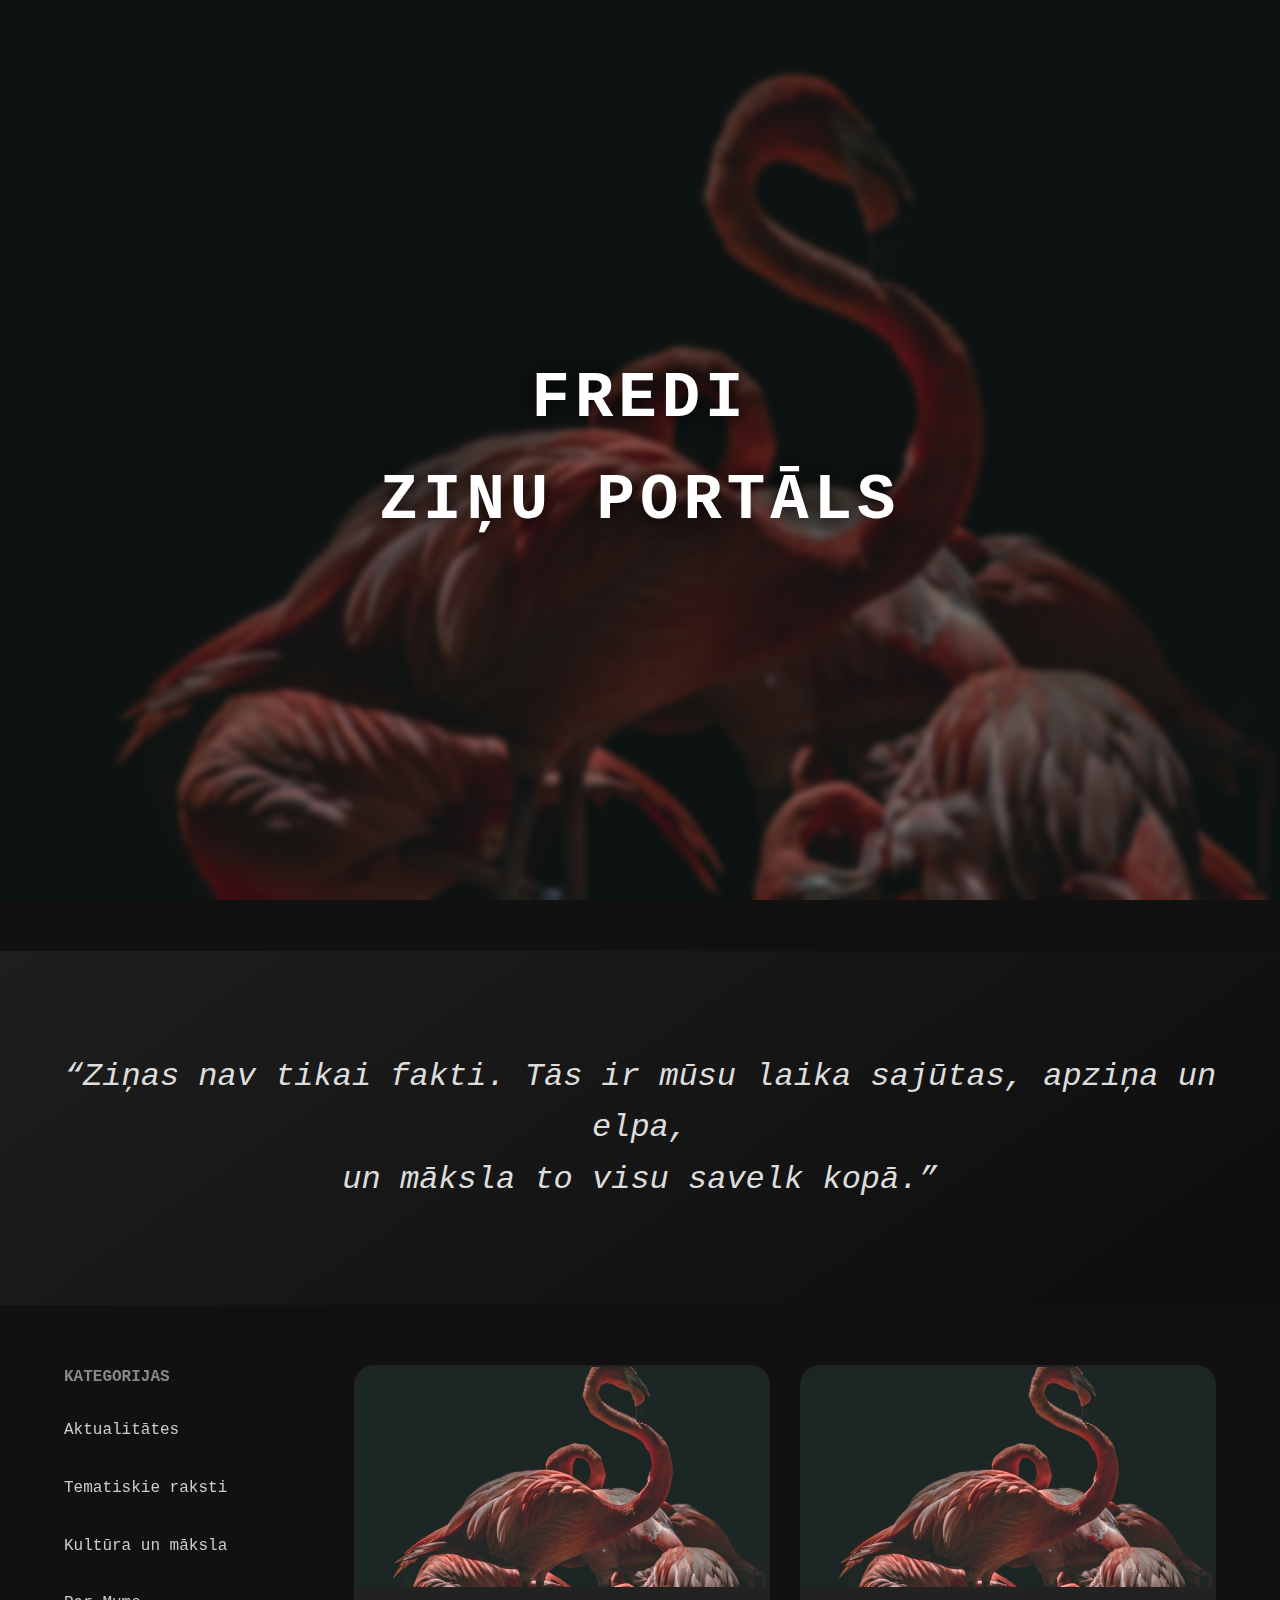
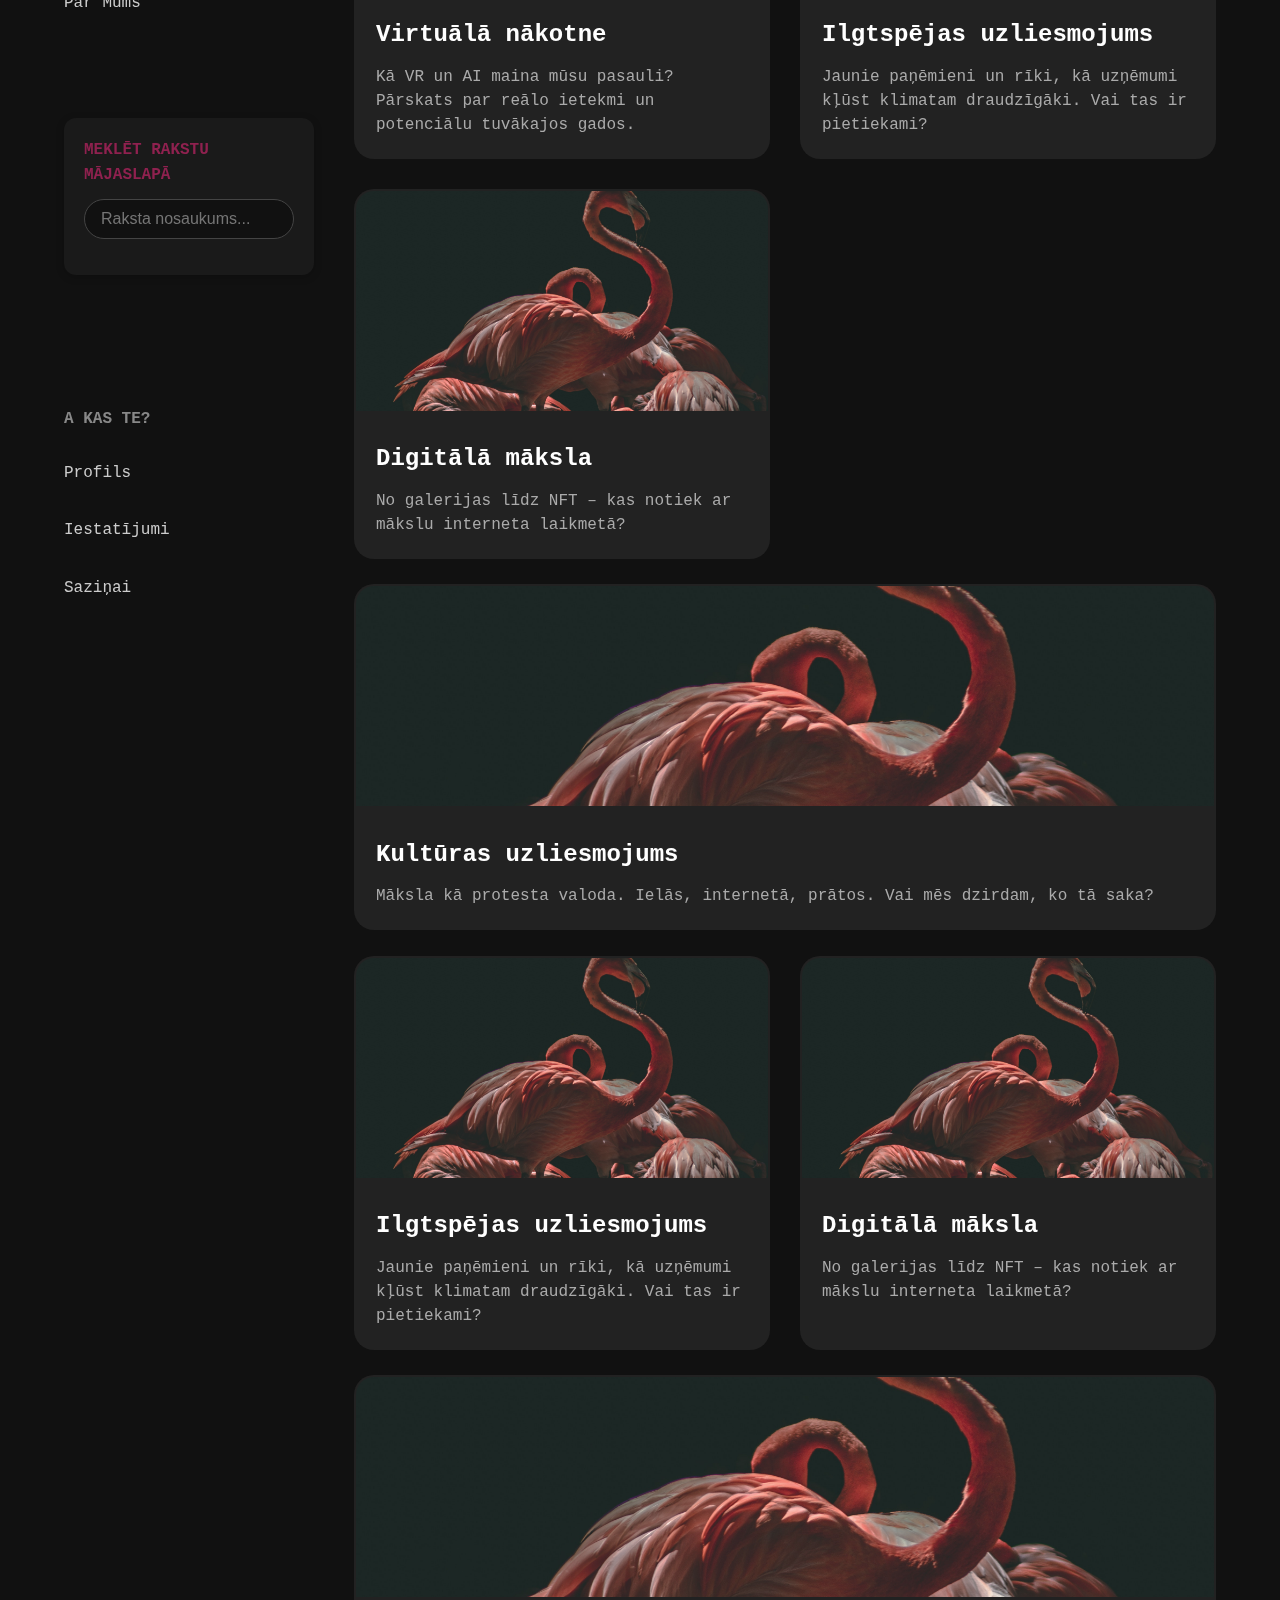
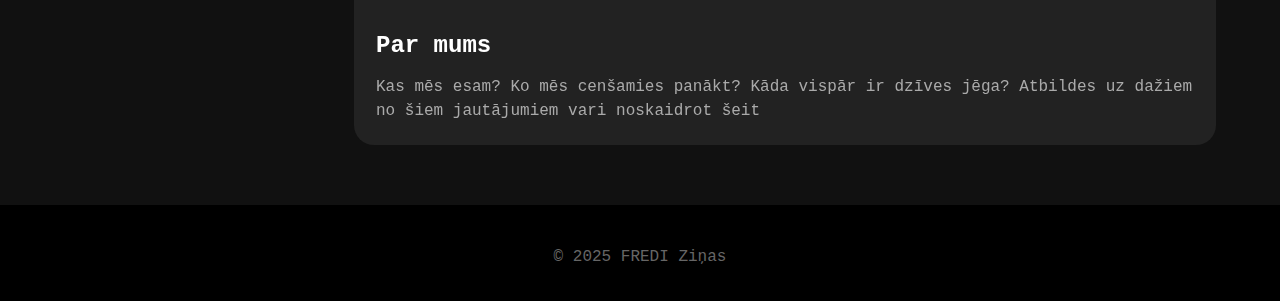
<file: html/Main.html>
<!DOCTYPE html>
<html lang="lv">
<head>
  <meta charset="UTF-8">
  <meta name="viewport" content="width=device-width, initial-scale=1.0">
  <link rel="stylesheet" href="../css/Main.css">
  <link rel="stylesheet" href="../css/Navigaacija.css">
  <link rel="stylesheet" href="../css/TPTop.css">
  <title>FREDI Ziņas</title>
  <link rel="apple-touch-icon" sizes="180x180" href="../Favicon_io/apple-touch-icon.png">
  <link rel="icon" type="image/png" sizes="32x32" href="../Favicon_io/favicon-32x32.png">
  <link rel="icon" type="image/png" sizes="16x16" href="../Favicon_io/favicon-16x16.png">
  <link rel="manifest" href="../Favicon_io/site.webmanifest">
</head>
<body>
<!-- NAVIGĀCIJA -->
<input type="checkbox" id="nav-toggle" hidden>
<label for="nav-toggle" class="nav-toggle-label">
  <span></span><span></span><span></span>
</label>

<nav class="responsive-nav">
  <div class="nav-left">
    <a href="../html/Main.html" class="logo">Fredi</a>
  </div>

  <div class="nav-center">
    <a href="../html/Main.html"><button class="active">Home</button></a>

    <div class="dropdown">
      <button class="dropbtn">Aktualitātes</button>
      <div class="dropdown-content">
        <a href="Aktualitates.html">Visas aktualitātes</a>
        <a href="LaikaZinas.html">Laika ziņas</a>
      </div>
    </div>

    <a href="404.html"><button>Tematiskie raksti</button></a>

    <div class="dropdown">
      <button class="dropbtn">Kultūra un māksla</button>
      <div class="dropdown-content">
        <a href="Kultura.html">Viss par Kultūru un mākslu</a>
        <a href="DziesmuSvetki_Raksts.html">Dziesmu un deju svētki</a>
      </div>
    </div>

    <a href="ParMums.html"><button>Par Mums</button></a>

    <div class="nav-right">
    <a href="Profils.html"><button>Profils</button></a>
  </div>
</nav>
<!-- NAVIGĀCIJA -->

<header>
  <h1>Fredi<br>Ziņu portāls</h1>
</header>


<br>
<br>
<div class="quote">
	“Ziņas nav tikai fakti. Tās ir mūsu laika sajūtas, apziņa un elpa,<br>
	un māksla to visu savelk kopā.”
</div>

<section class="main">
  <aside class="sidebar">
    <h3>Kategorijas</h3>
    <ul>
		<li><a href="Aktualitates.html">Aktualitātes</a></li>
		<li><a href="404.html">Tematiskie raksti</a></li>
		<li><a href="maksla.html">Kultūra un māksla</a></li>
		<li><a href="../html/ParMums.html">Par Mums</a></li>
	</ul>
	<br>
	<br>
	<br>
<div class="search-block">
  <h3 style="margin-bottom: 10px; color: #8f214f;">Meklēt rakstu mājaslapā</h3>
  <input type="text" id="searchInput" placeholder="Raksta nosaukums..." class="search-input">
  <div id="searchResults" class="search-results"></div>
</div>
	<br>
	<br>
	<br>
	<br>
	<h3>A kas te?</h3>
    <ul>
		<li><a href="Profils.html">Profils</a></li>
		<li><a href="Iestatijumi.html">Iestatījumi</a></li>
    <li><a href="ParMums.html#MusuKomanda">Saziņai</a></li>

	</ul>

  </aside>

  <section>
    <div class="grid">
      <div class="card">
        <a href="404.html" class="card-link"></a>
        <img src="../img/Background.jpg" alt="Ziņa">
        <div class="content">
          <h2>Virtuālā nākotne</h2>
          <p>Kā VR un AI maina mūsu pasauli? Pārskats par reālo ietekmi un potenciālu tuvākajos gados.</p>
        </div>
      </div>
      <div class="card">
        <a href="404.html" class="card-link"></a>
        <img src="../img/Background.jpg" alt="Ziņa">
        <div class="content">
          <h2>Ilgtspējas uzliesmojums</h2>
          <p>Jaunie paņēmieni un rīki, kā uzņēmumi kļūst klimatam draudzīgāki. Vai tas ir pietiekami?</p>
        </div>
      </div>
      <div class="card">
        <a href="404.html" class="card-link"></a>
        <img src="../img/Background.jpg" alt="Ziņa">
        <div class="content">
          <h2>Digitālā māksla</h2>
          <p>No galerijas līdz NFT – kas notiek ar mākslu interneta laikmetā?</p>
        </div>
      </div>
    </div>
    <br>
    <section>
      <div class="card">
        <a href="404.html" class="card-link"></a>
        <img src="../img/Background.jpg" alt="Attēls">
        <div class="content">
          <h2>Kultūras uzliesmojums</h2>
          <p>Māksla kā protesta valoda. Ielās, internetā, prātos. Vai mēs dzirdam, ko tā saka?</p>
        </div>
      </div>
    </section>
    <br>
    <div class="grid">
      <div class="card">
        <a href="404.html" class="card-link"></a>
        <img src="../img/Background.jpg" alt="Ziņa">
        <div class="content">
          <h2>Ilgtspējas uzliesmojums</h2>
          <p>Jaunie paņēmieni un rīki, kā uzņēmumi kļūst klimatam draudzīgāki. Vai tas ir pietiekami?</p>
        </div>
      </div>
      <div class="card">
        <a href="404.html" class="card-link"></a>
        <img src="../img/Background.jpg" alt="Ziņa">
        <div class="content">
          <h2>Digitālā māksla</h2>
          <p>No galerijas līdz NFT – kas notiek ar mākslu interneta laikmetā?</p>
        </div>
      </div>
    </div>
    <br>
    <section>
      <div class="card">
        <a href="ParMums.html" class="card-link"></a>
        <img src="../img/Background.jpg" alt="Attēls">
        <div class="content">
          <h2>Par mums</h2>
          <p>Kas mēs esam? Ko mēs cenšamies panākt? Kāda vispār ir dzīves jēga? Atbildes uz dažiem no šiem jautājumiem vari noskaidrot šeit</p>
        </div>
      </div>
    </section>
  </section>
  </section>


<button class="TPTop" id="scrollTopButton">
  <svg class="svgIcon" viewBox="0 0 384 512">
    <path
      d="M214.6 41.4c-12.5-12.5-32.8-12.5-45.3 0l-160 160c-12.5 12.5-12.5 32.8 0 45.3s32.8 12.5 45.3 0L160 141.2V448c0 17.7 14.3 32 32 32s32-14.3 32-32V141.2L329.4 246.6c12.5 12.5 32.8 12.5 45.3 0s12.5-32.8 0-45.3l-160-160z">
    </path>
  </svg>
</button>

<script>
  const input = document.getElementById("searchInput");
  const container = document.getElementById("searchResults");

  input.addEventListener("input", function () {
    const query = this.value.trim().toLowerCase();
    container.innerHTML = "";

    if (query.length < 2) return;

    const found = articles.filter(a =>
      a.title.toLowerCase().includes(query) ||
      a.description.toLowerCase().includes(query)
    );

    found.forEach(a => {
      const el = document.createElement("div");
      el.innerHTML = `<a href="${a.url}" style="display:block; margin-bottom:14px; color:#8f214f;"><strong>${a.title}</strong><br><small>${a.description}</small></a>`;
      container.appendChild(el);
    });

    if (found.length === 0) {
      container.innerHTML = "<em>Nav atrasts nevienā lapā.</em>";
    }
  });
</script>

<footer>
  <p>&copy; 2025 FREDI Ziņas</p>
</footer>
<script src="../data_search.js"></script>
<script src="../java.js"></script>
</body>
</html>
</file>
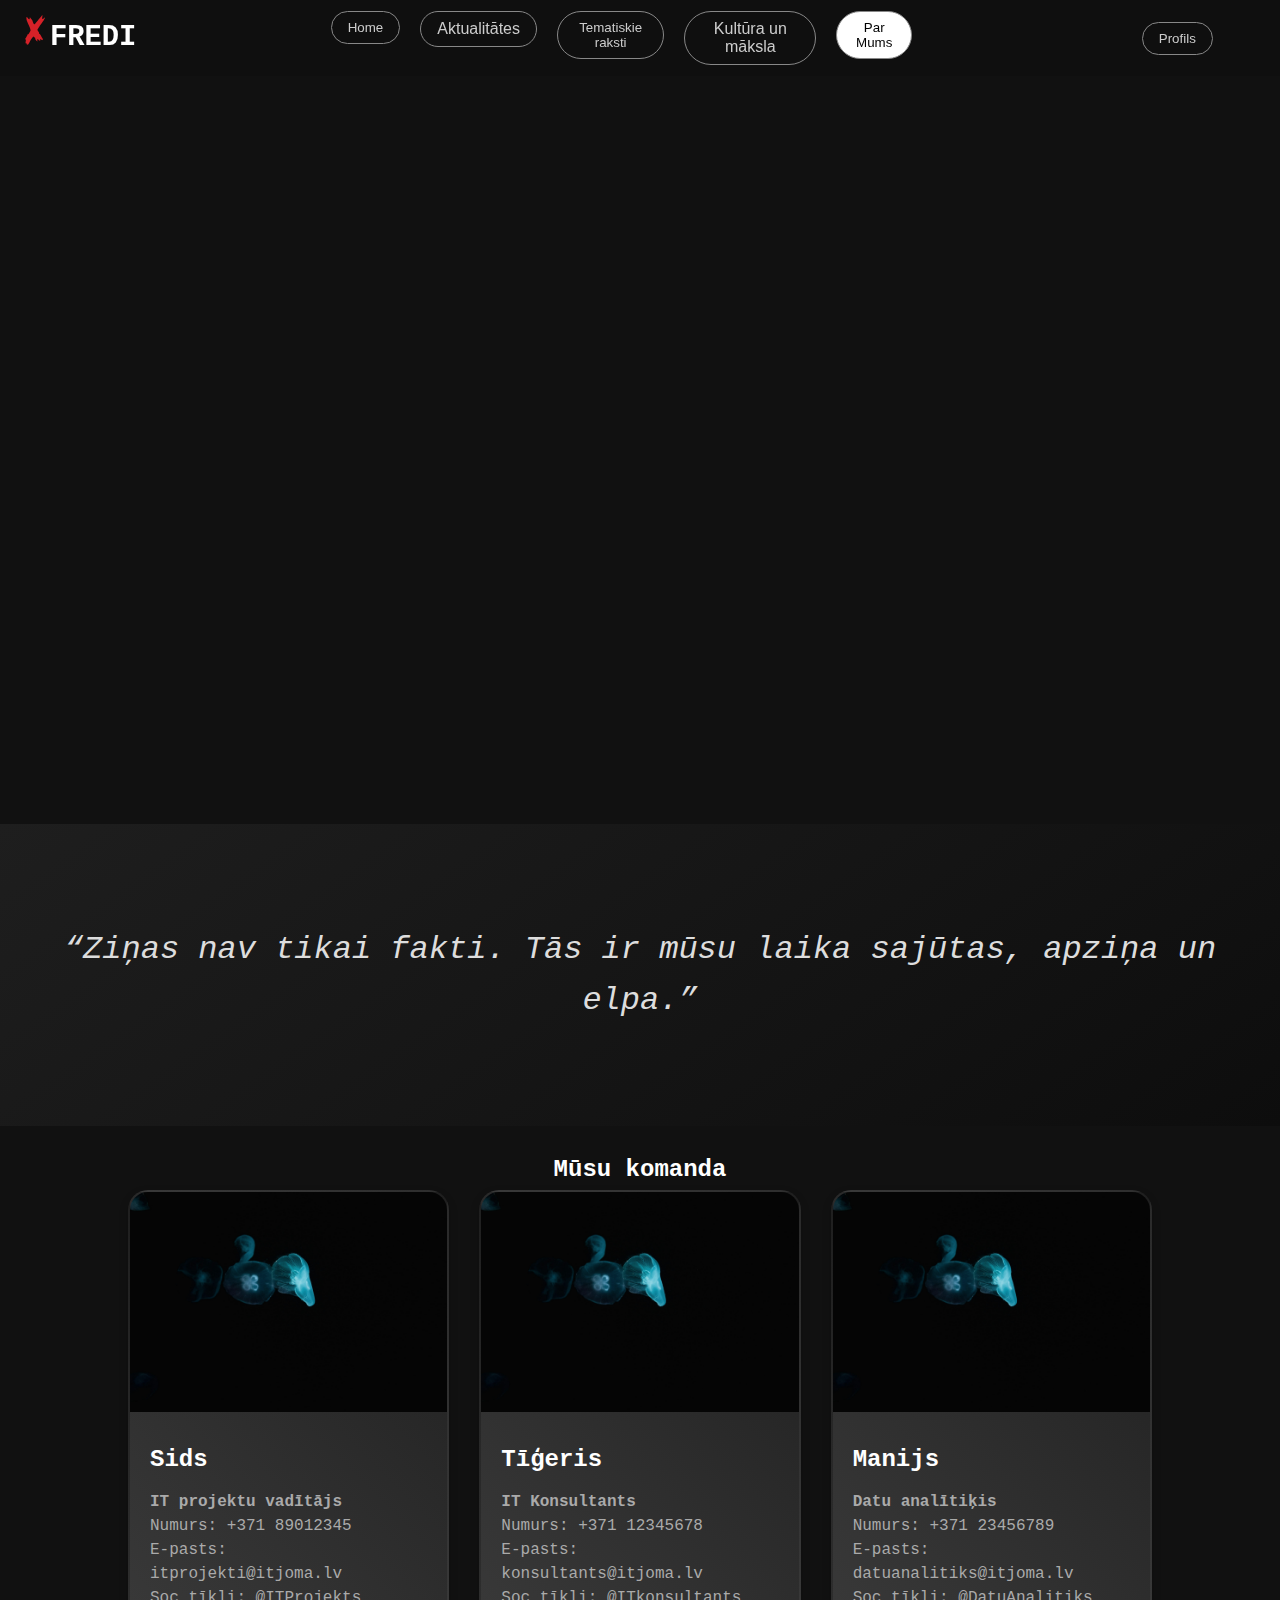
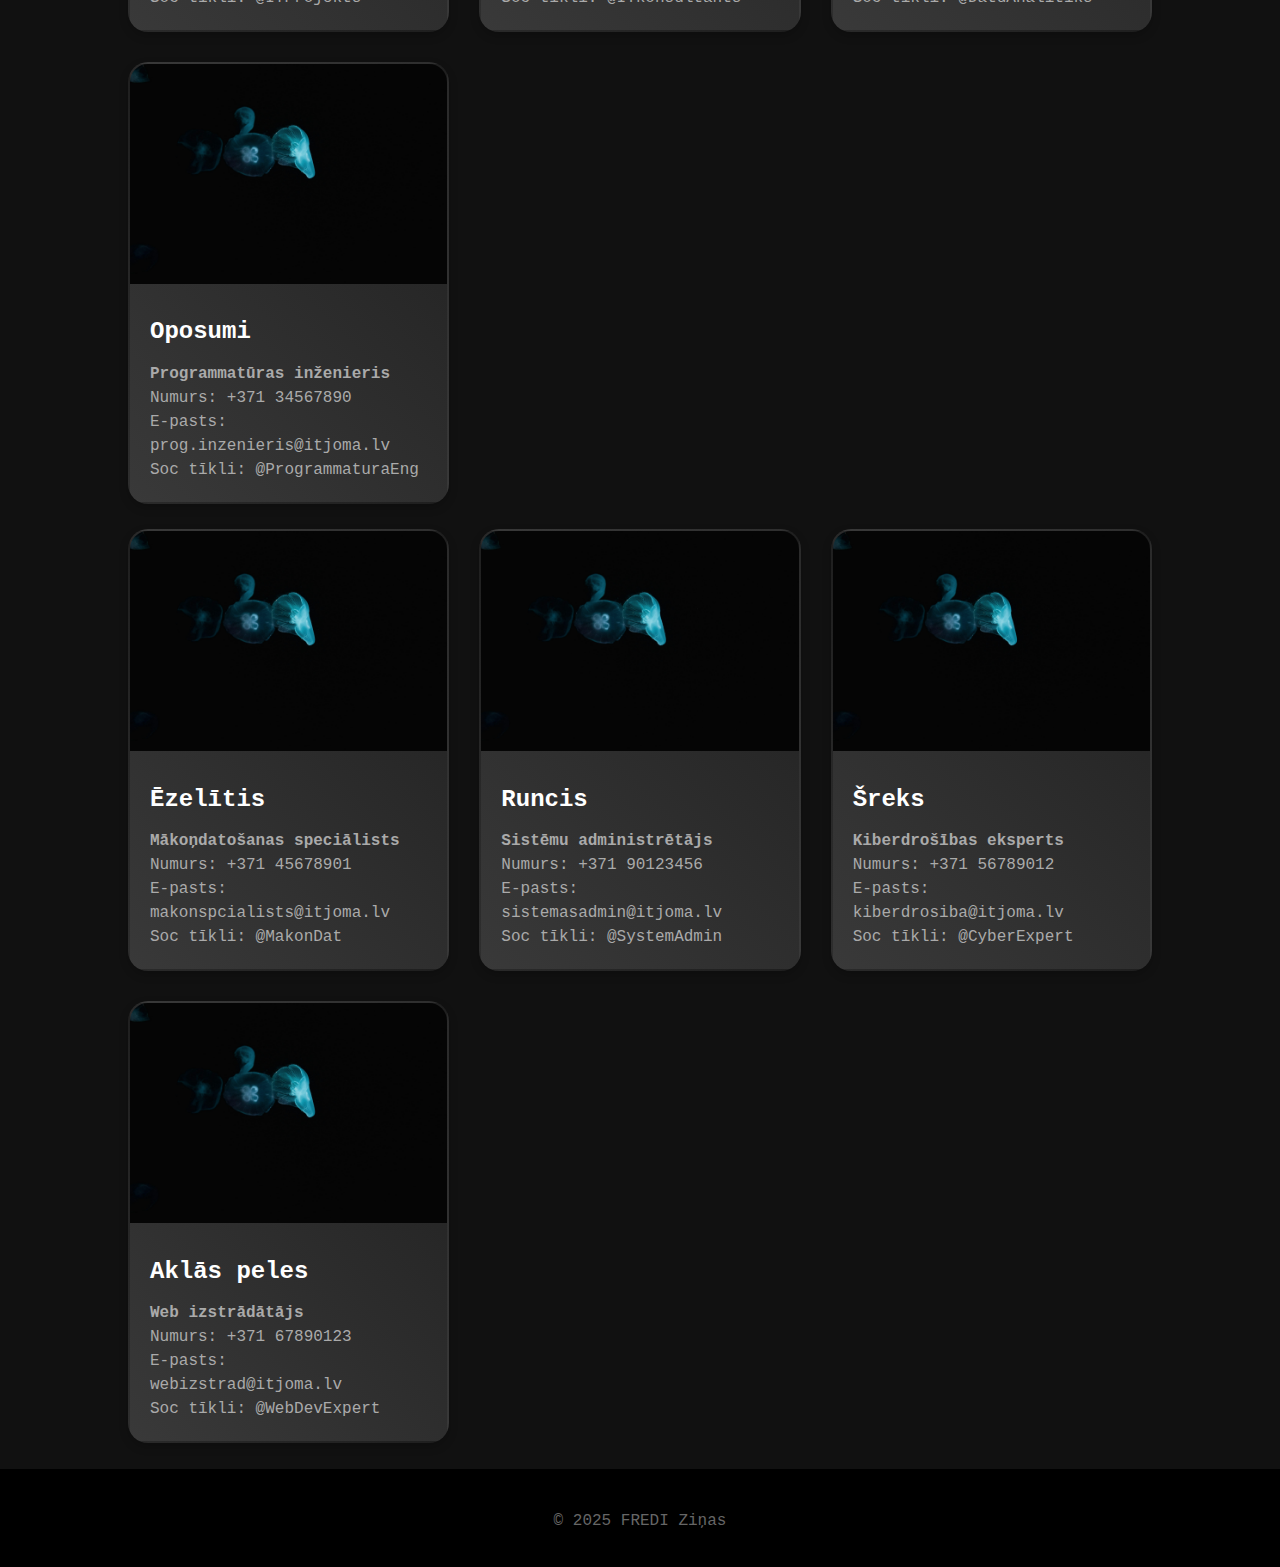
<file: html/ParMums.html>
<!DOCTYPE html>
<html lang="lv">
<head>
  <meta charset="UTF-8">
  <meta name="viewport" content="width=device-width, initial-scale=1.0">
  <link rel="stylesheet" href="../css/ParMums.css">
  <link rel="stylesheet" href="../css/Navigaacija.css">
  <link rel="stylesheet" href="../css/TPTop.css">
  <title>Par mums -FREDI Ziņas</title>
</head>
<body>


<!-- NAVIGĀCIJA -->
<input type="checkbox" id="nav-toggle" hidden>
<label for="nav-toggle" class="nav-toggle-label">
  <span></span><span></span><span></span>
</label>

<nav class="responsive-nav">
  <div class="nav-left">
    <a href="../html/Main.html" class="logo">Fredi</a>
  </div>

  <div class="nav-center">
    <a href="../html/Main.html"><button>Home</button></a>

    <!-- DROPDOWN SĀKUMS -->
    <div class="dropdown">
      <button class="dropbtn">Aktualitātes</button>
      <div class="dropdown-content">
        <a href="Aktualitates.html">Visas aktualitātes</a>
        <a href="LaikaZinas.html">Laika ziņas</a>
      </div>
    </div>
    <!-- DROPDOWN BEIGAS -->

    <a href="404.html"><button>Tematiskie raksti</button></a>

    <!-- DROPDOWN SĀKUMS -->
    <div class="dropdown">
      <button class="dropbtn">Kultūra un māksla</button>
      <div class="dropdown-content">
        <a href="Kultura.html">Viss par Kultūru un mākslu</a>
        <a href="DziesmuSvetki_Raksts.html">Dziesmu un deju svētki</a>
      </div>
    </div>
    <!-- DROPDOWN BEIGAS -->

    <a href="ParMums.html"><button class="active">Par Mums</button></a>
  </div>

  <div class="nav-right">
    <a href="Profils.html"><button>Profils</button></a>
  </div>
</nav>
<!-- NAVIGĀCIJA -->
  
  
  <section class="about-us">
    <div class="about-container">
      <h2>Par mums</h2>
      <p class="intro">
        Mēs esam neliela, bet dedzīga komanda, kas tic patiesām ziņām un to spēkam. Katrs raksts, ko publicējam, ir rūpīgi atlasīts, pārbaudīts un radīts ar cieņu pret lasītāju.
      </p>
  
      <div class="about-details">
        <div class="about-block">
          <h3>Mūsu misija</h3>
          <p>Radīt saturu, kas atver acis, rosināt domāt un iedvesmot uz rīcību. Mēs neliecamies reklāmas spiediena vai klikšķu vajadzības priekšā.</p>
        </div>
  
        <div class="about-block">
          <h3>Kas mēs esam</h3>
          <p>Žurnālisti, domātāji, radošas dvēseles un tehnoloģiju entuziasti. Mūs vieno vēlme darīt nozīmīgu darbu digitālajā telpā.</p>
        </div>
      </div>
    </div>
    <div class="quote-box">
        <p >
            "Mēs ticam, ka ziņas spēj izmainīt pasauli – un mēs esam gatavi to darīt katru dienu."
        </p>
        <p class="intro" style="font-size: small;">- Komanda FREDI Ziņas</p>
      </div>
    </section>
    <div class="quote">
        “Ziņas nav tikai fakti. Tās ir mūsu laika sajūtas, apziņa un elpa.”
    </div>
    <br>
    <div style="text-align: center;">
        <h2 id="MusuKomanda">Mūsu komanda</h2>
    </div>
    <section>
        <div class="grid">
            <div class="card" onclick="openModal('modal1')">
                <img src="../img/Daba.jpg" alt="Ziņa">
                <div class="content">
                    <h2>Sids</h2>
                    <p><strong>IT projektu vadītājs</strong><br>
                        Numurs: +371 89012345<br>
                        E-pasts: itprojekti@itjoma.lv<br>
                        Soc tīkli: @ITProjekts<br>                        
                    </p>
                </div>
            </div>
        
            <div id="modal1" class="modal" onclick="closeModal(event, 'modal1')">
                <div class="modal-content" onclick="event.stopPropagation();">
                    <h2>Sids</h2>
                    <p><strong>IT projektu vadītājs</strong><br>
                        Numurs: +371 89012345<br>
                        E-pasts: itprojekti@itjoma.lv<br>
                        Soc tīkli: @ITProjekts<br>
                    </p>
                </div>
            </div>
        
            <div class="card" onclick="openModal('modal2')">
                <img src="../img/Daba.jpg" alt="Ziņa">
                <div class="content">
                    <h2>Tīģeris</h2>
                    <p><strong>IT Konsultants</strong><br>
                        Numurs: +371 12345678<br>
                        E-pasts: konsultants@itjoma.lv<br>
                        Soc tīkli: @ITkonsultants<br>
                    </p>
                </div>
            </div>
        
            <div id="modal2" class="modal" onclick="closeModal(event, 'modal2')">
                <div class="modal-content" onclick="event.stopPropagation();">
                    <h2>Tīģeris</h2>
                    <p><strong>IT Konsultants</strong><br>
                        Numurs: +371 12345678<br>
                        E-pasts: konsultants@itjoma.lv<br>
                        Soc tīkli: @ITkonsultants<br>
                    </p>
                </div>
            </div>
        
            <div class="card" onclick="openModal('modal3')">
                <img src="../img/Daba.jpg" alt="Ziņa">
                <div class="content">
                    <h2>Manijs</h2>
                    <p><strong>Datu analītiķis</strong><br>
                        Numurs: +371 23456789<br>
                        E-pasts: datuanalitiks@itjoma.lv<br>
                        Soc tīkli: @DatuAnalitiks<br>
                    </p>
                </div>
            </div>
        
            <div id="modal3" class="modal" onclick="closeModal(event, 'modal3')">
                <div class="modal-content" onclick="event.stopPropagation();">
                    <h2>Manijs</h2>
                    <p><strong>Datu analītiķis</strong><br>
                        Numurs: +371 23456789<br>
                        E-pasts: datuanalitiks@itjoma.lv<br>
                        Soc tīkli: @DatuAnalitiks<br>
                    </p>
                </div>
            </div>
        
            <div class="card" onclick="openModal('modal4')">
                <img src="../img/Daba.jpg" alt="Ziņa">
                <div class="content">
                    <h2>Oposumi</h2>
                    <p><strong>Programmatūras inženieris</strong><br>
                        Numurs: +371 34567890<br>
                        E-pasts: prog.inzenieris@itjoma.lv<br>
                        Soc tīkli: @ProgrammaturaEng<br>
                    </p>
                </div>
            </div>
        
            <div id="modal4" class="modal" onclick="closeModal(event, 'modal4')">
                <div class="modal-content" onclick="event.stopPropagation();">
                    <h2>Par oposumiem</h2>
                    <p><strong>Vienmēr strādā kopā</strong><br>
                        Inžinierē pēc augātkajiem standartiem<br>
                        Kad ieciklējas, darbs tiks padarīts un nekas viņus neiztraucēs<br>
                        Saziņai labāk meklēt kādu, kas prot runāt profesionāli un viegli pados ziņu<br>
                        Ziņķārīgi un vienmēr gatavi iet uz priekšu
                    </p>
                </div>
            </div>
        </div>
        
        <br>
        
        <section>
            <div class="grid">
                <div class="card" onclick="openModal('modal5')">
                    <img src="../img/Daba.jpg" alt="Ziņa">
                    <div class="content">
                        <h2>Ēzelītis</h2>
                        <p><strong>Mākoņdatošanas speciālists</strong><br>
                            Numurs: +371 45678901<br>
                            E-pasts: makonspcialists@itjoma.lv<br>
                            Soc tīkli: @MakonDat<br>
                        </p>
                    </div>
                </div>
        
                <div id="modal5" class="modal" onclick="closeModal(event, 'modal5')">
                    <div class="modal-content" onclick="event.stopPropagation();">
                        <h2>Ēzelītis</h2>
                        <p><strong>Mākoņdatošanas speciālists</strong><br>
                            Numurs: +371 45678901<br>
                            E-pasts: makonspcialists@itjoma.lv<br>
                            Soc tīkli: @MakonDat<br>
                        </p>
                    </div>
                </div>
        
                <div class="card" onclick="openModal('modal6')">
                    <img src="../img/Daba.jpg" alt="Ziņa">
                    <div class="content">
                        <h2>Runcis</h2>
                        <p><strong>Sistēmu administrētājs</strong><br>
                            Numurs: +371 90123456<br>
                            E-pasts: sistemasadmin@itjoma.lv<br>
                            Soc tīkli: @SystemAdmin<br>
                        </p>
                    </div>
                </div>
        
                <div id="modal6" class="modal" onclick="closeModal(event, 'modal6')">
                    <div class="modal-content" onclick="event.stopPropagation();">
                        <h2>Runcis</h2>
                        <p><strong>Sistēmu administrētājs</strong><br>
                            Numurs: +371 90123456<br>
                            E-pasts: sistemasadmin@itjoma.lv<br>
                            Soc tīkli: @SystemAdmin<br>
                        </p>
                    </div>
                </div>
        
                <div class="card" onclick="openModal('modal7')">
                    <img src="../img/Daba.jpg" alt="Ziņa">
                    <div class="content">
                        <h2>Šreks</h2>
                        <p><strong>Kiberdrošības eksperts</strong><br>
                            Numurs: +371 56789012<br>
                            E-pasts: kiberdrosiba@itjoma.lv<br>
                            Soc tīkli: @CyberExpert<br>
                        </p>
                    </div>
                </div>
        
                <div id="modal7" class="modal" onclick="closeModal(event, 'modal7')">
                    <div class="modal-content" onclick="event.stopPropagation();">
                        <h2>Šreks</h2>
                        <p><strong>Kiberdrošības eksperts</strong><br>
                            Numurs: +371 56789012<br>
                            E-pasts: kiberdrosiba@itjoma.lv<br>
                            Soc tīkli: @CyberExpert<br>
                        </p>
                    </div>
                </div>
        
                <div class="card" onclick="openModal('modal8')">
                    <img src="../img/Daba.jpg" alt="Ziņa">
                    <div class="content">
                        <h2>Aklās peles</h2>
                        <p><strong>Web izstrādātājs</strong><br>
                            Numurs: +371 67890123<br>
                            E-pasts: webizstrad@itjoma.lv<br>
                            Soc tīkli: @WebDevExpert<br>
                        </p>
                    </div>
                </div>
        
                <div id="modal8" class="modal" onclick="closeModal(event, 'modal8')">
                    <div class="modal-content" onclick="event.stopPropagation();">
                        <h2>Aklās peles</h2>
                        <p><strong>Web izstrādātājs</strong><br>
                            Numurs: +371 67890123<br>
                            E-pasts: webizstrad@itjoma.lv<br>
                            Soc tīkli: @WebDevExpert<br>
                        </p>
                    </div>
                </div>
            </div>
        </section>
    <br>

    <button class="TPTop" id="scrollTopButton">
        <svg class="svgIcon" viewBox="0 0 384 512">
          <path
            d="M214.6 41.4c-12.5-12.5-32.8-12.5-45.3 0l-160 160c-12.5 12.5-12.5 32.8 0 45.3s32.8 12.5 45.3 0L160 141.2V448c0 17.7 14.3 32 32 32s32-14.3 32-32V141.2L329.4 246.6c12.5 12.5 32.8 12.5 45.3 0s12.5-32.8 0-45.3l-160-160z">
          </path>
        </svg>
      </button>
      <footer>
        <p>&copy; 2025 FREDI Ziņas</p>
      </footer>
      <script src="../java.js"></script>
      </body>
      </html>
</file>
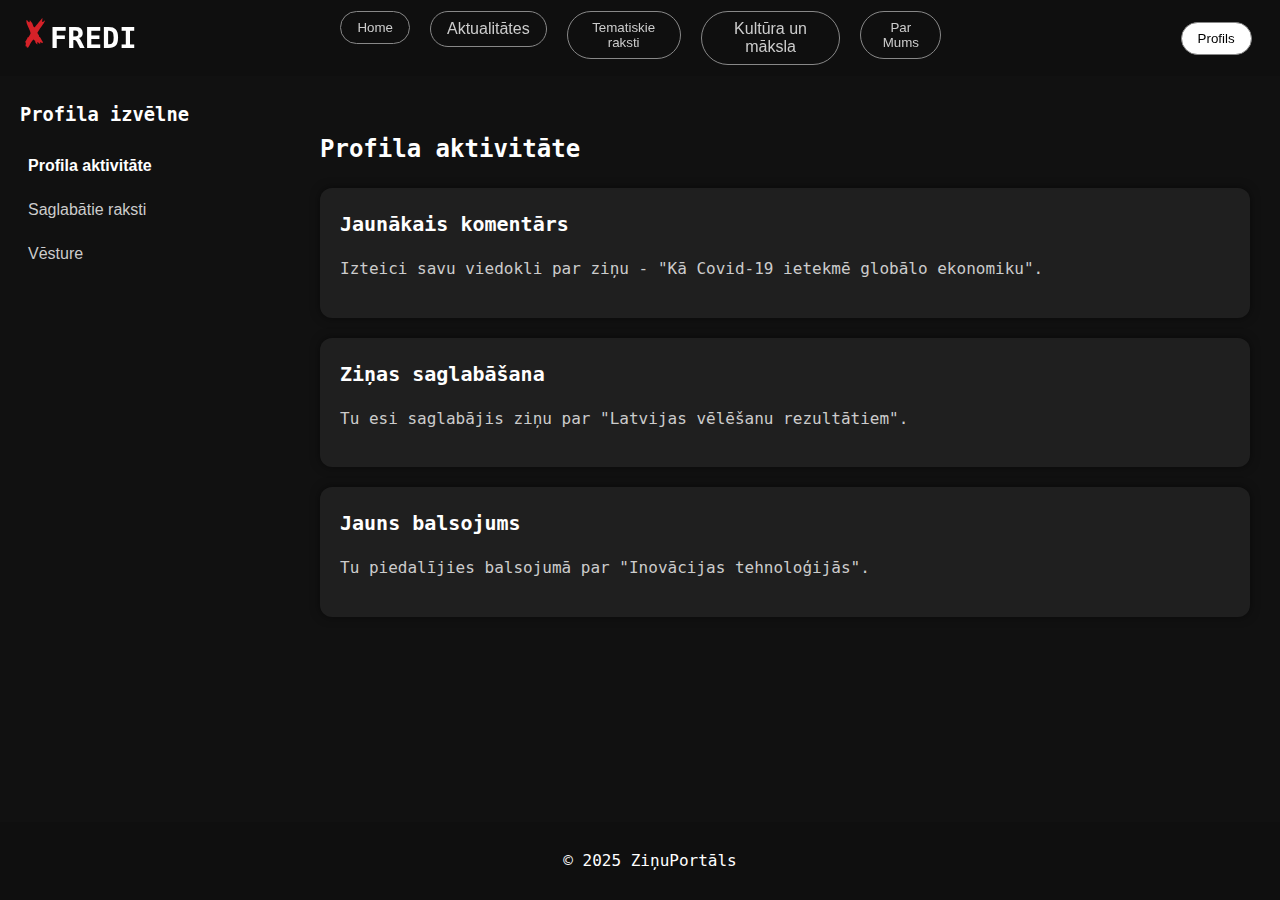
<file: html/Profils.html>
<!DOCTYPE html>
<html lang="lv">
<head>
  <meta charset="UTF-8">
  <title>Profils -FREDI Ziņas</title>
  <link rel="stylesheet" href="../css/Profils.css">
  <link rel="stylesheet" href="../css/Navigaacija.css">
  <link rel="stylesheet" href="../css/TPTop.css">
</head>
<body>

<!-- NAVIGĀCIJA -->
<input type="checkbox" id="nav-toggle" hidden>
<label for="nav-toggle" class="nav-toggle-label">
  <span></span><span></span><span></span>
</label>

<nav class="responsive-nav">
  <div class="nav-left">
    <a href="../html/Main.html" class="logo">Fredi</a>
  </div>

  <div class="nav-center">
    <a href="../html/Main.html"><button>Home</button></a>

    <!-- DROPDOWN SĀKUMS -->
    <div class="dropdown">
      <button class="dropbtn">Aktualitātes</button>
      <div class="dropdown-content">
        <a href="Aktualitates.html">Visas aktualitātes</a>
        <a href="LaikaZinas.html">Laika ziņas</a>
      </div>
    </div>
    <!-- DROPDOWN BEIGAS -->

    <a href="404.html"><button>Tematiskie raksti</button></a>

    <!-- DROPDOWN SĀKUMS -->
    <div class="dropdown">
      <button class="dropbtn">Kultūra un māksla</button>
      <div class="dropdown-content">
        <a href="Kultura.html">Viss par Kultūru un mākslu</a>
        <a href="DziesmuSvetki_Raksts.html">Dziesmu un deju svētki</a>
      </div>
    </div>
    <!-- DROPDOWN BEIGAS -->

    <a href="ParMums.html"><button>Par Mums</button></a>
  </div>

  <div class="nav-right">
    <a href="Profils.html"><button class="active">Profils</button></a>
  </div>
</nav>
<!-- NAVIGĀCIJA -->


<!-- SATURS -->
<section class="settings-wrapper">
  <aside class="sidebar">
    <h3>Profila izvēlne</h3>
    <ul>
      <li><button class="tab active" data-tab="activity">Profila aktivitāte</button></li>
      <li><button class="tab" data-tab="saved-news">Saglabātie raksti</button></li>
      <li><button class="tab" data-tab="read-articles">Vēsture</button></li>
    </ul>
  </aside>

  <section class="content">
    <!-- AKTĪVAIS -->
    <div class="tab-content active" id="activity">
      <h2>Profila aktivitāte</h2>
      <div class="grid">
        <div class="card">
          <div class="content">
            <h2>Jaunākais komentārs</h2>
            <p>Izteici savu viedokli par ziņu - "Kā Covid-19 ietekmē globālo ekonomiku".</p>
          </div>
        </div>
        <div class="card">
          <div class="content">
            <h2>Ziņas saglabāšana</h2>
            <p>Tu esi saglabājis ziņu par "Latvijas vēlēšanu rezultātiem".</p>
          </div>
        </div>
        <div class="card">
          <div class="content">
            <h2>Jauns balsojums</h2>
            <p>Tu piedalījies balsojumā par "Inovācijas tehnoloģijās".</p>
          </div>
        </div>
      </div>
    </div>

    <!-- SAGLABĀTIE -->
    <div class="tab-content" id="saved-news">
      <h2>Saglabātie raksti</h2>
      <div class="grid">
        <div class="card">
          <div class="content">
            <h2>Latvijas vēlēšanu rezultāti</h2>
            <p>Pārskats par jaunākajām vēlēšanām Latvijā un to sekām.</p>
          </div>
        </div>
      </div>
    </div>

    <!-- VĒSTURE -->
    <div class="tab-content" id="read-articles">
      <h2>Lasīts šodien</h2>
      <div class="grid">
        <div class="card">
          <div class="content">
            <h2>5G ietekme uz sabiedrību</h2>
            <p>Vai ātrāks internets padarīs mūs produktīvākus vai atkarīgākus?</p>
          </div>
        </div>
      </div>
      <h2>Lasīs pēdējo nedēļu</h2>
      <div class="grid">
        <div class="card">
          <div class="content">
            <h2>Jaunākais komentārs</h2>
            <p>Izteici savu viedokli par ziņu - "Kā Covid-19 ietekmē globālo ekonomiku".</p>
          </div>
        </div>
        <div class="card">
          <div class="content">
            <h2>Ziņas saglabāšana</h2>
            <p>Tu esi saglabājis ziņu par "Latvijas vēlēšanu rezultātiem".</p>
          </div>
        </div>
        <div class="card">
          <div class="content">
            <h2>Jauns balsojums</h2>
            <p>Tu piedalījies balsojumā par "Inovācijas tehnoloģijās".</p>
          </div>
        </div>
      </div>
      <div class="grid">
        <div class="card">
          <div class="content">
            <h2>Jaunākais komentārs</h2>
            <p>Izteici savu viedokli par ziņu - "Kā Covid-19 ietekmē globālo ekonomiku".</p>
          </div>
        </div>
        <div class="card">
          <div class="content">
            <h2>Ziņas saglabāšana</h2>
            <p>Tu esi saglabājis ziņu par "Latvijas vēlēšanu rezultātiem".</p>
          </div>
        </div>
        <div class="card">
          <div class="content">
            <h2>Jauns balsojums</h2>
            <p>Tu piedalījies balsojumā par "Inovācijas tehnoloģijās".</p>
          </div>
        </div>
      </div>
      <div class="grid">
        <div class="card">
          <div class="content">
            <h2>Jaunākais komentārs</h2>
            <p>Izteici savu viedokli par ziņu - "Kā Covid-19 ietekmē globālo ekonomiku".</p>
          </div>
        </div>
        <div class="card">
          <div class="content">
            <h2>Ziņas saglabāšana</h2>
            <p>Tu esi saglabājis ziņu par "Latvijas vēlēšanu rezultātiem".</p>
          </div>
        </div>
        <div class="card">
          <div class="content">
            <h2>Jauns balsojums</h2>
            <p>Tu piedalījies balsojumā par "Inovācijas tehnoloģijās".</p>
          </div>
        </div>
      </div>
      <div class="grid">
        <div class="card">
          <div class="content">
            <h2>Jaunākais komentārs</h2>
            <p>Izteici savu viedokli par ziņu - "Kā Covid-19 ietekmē globālo ekonomiku".</p>
          </div>
        </div>
        <div class="card">
          <div class="content">
            <h2>Ziņas saglabāšana</h2>
            <p>Tu esi saglabājis ziņu par "Latvijas vēlēšanu rezultātiem".</p>
          </div>
        </div>
        <div class="card">
          <div class="content">
            <h2>Jauns balsojums</h2>
            <p>Tu piedalījies balsojumā par "Inovācijas tehnoloģijās".</p>
          </div>
        </div>
      </div>
      <div class="grid">
        <div class="card">
          <div class="content">
            <h2>Jaunākais komentārs</h2>
            <p>Izteici savu viedokli par ziņu - "Kā Covid-19 ietekmē globālo ekonomiku".</p>
          </div>
        </div>
        <div class="card">
          <div class="content">
            <h2>Ziņas saglabāšana</h2>
            <p>Tu esi saglabājis ziņu par "Latvijas vēlēšanu rezultātiem".</p>
          </div>
        </div>
        <div class="card">
          <div class="content">
            <h2>Jauns balsojums</h2>
            <p>Tu piedalījies balsojumā par "Inovācijas tehnoloģijās".</p>
          </div>
        </div>
      </div>

    </div>
</section>

<!-- FOOTER -->
<footer>
  <p>&copy; 2025 ZiņuPortāls</p>
</footer>

<!-- JS -->
<script>
  const tabs = document.querySelectorAll('.tab');
  const contents = document.querySelectorAll('.tab-content');

  tabs.forEach(tab => {
    tab.addEventListener('click', () => {
      tabs.forEach(t => t.classList.remove('active'));
      contents.forEach(c => c.classList.remove('active'));

      tab.classList.add('active');
      document.getElementById(tab.dataset.tab).classList.add('active');
    });
  });
</script>

</body>
</html>
</file>
<file: css/Aktualitates.css>
h1{
    animation: fadeInUp 1s forwards; /* Animācija, kas parāda sadaļu */
}
/* FadeInUp animācija */
  @keyframes fadeInUp {
    0% {
      opacity: 0;
      transform: translateY(30px);
    }
    100% {
      opacity: 1;
      transform: translateY(0);
    }
  }
html {
    scroll-behavior: smooth;
}

* {
  margin: 0;
  padding: 0;
  box-sizing: border-box;
}

body {
  font-family: 'Segoe UI', sans-serif;
  background-color: #111;
  color: #fff;
  overflow-x: hidden;
}

header {
  height: 50vh;
  background: url('../img/jaunumi.jpg') center/cover no-repeat;
  display: flex;
  align-items: center;
  justify-content: center;
  position: relative;
}

header::before {
  content: '';
  position: absolute;
  inset: 0;
  background: rgba(0, 0, 0, 0.5);
  backdrop-filter: blur(3px);
}

header h1 {
  font-size: 4rem;
  z-index: 1;
  text-transform: uppercase;
  letter-spacing: 5px;
  text-align: center;
  text-shadow: 0 0 20px #000;
}

.quote {
  background: linear-gradient(145deg, #1e1e1e, #0d0d0d);
  color: #ddd;
  font-size: 2rem;
  text-align: center;
  padding: 50px 40px;
  font-style: italic;
  position: relative;
}

.main {
  display: grid;
  grid-template-columns: 250px 1fr;
  gap: 40px;
  padding: 60px 5%;
}

.sidebar {
  position: sticky;
  top: 100px;
  height: fit-content;
}

.sidebar h3 {
  margin-bottom: 20px;
  text-transform: uppercase;
  font-size: 1rem;
  color: #888;
}

.sidebar ul {
  list-style: none;
}

.sidebar ul li {
  margin-bottom: 1rem;
  color: #ccc;
  cursor: pointer;
  transition: 0.3s;
}

.sidebar ul li a {
  text-decoration: none;
  color: inherit;
  display: block;
  padding: 0.5rem 0;
}

.sidebar ul li:hover {
  color: #fff;
  text-decoration: underline;
}

.grid {
  display: grid;
  grid-template-columns: repeat(auto-fit, minmax(300px, 1fr));
  gap: 30px;
}

.card {
  position: relative;
  overflow: hidden;
  border-radius: 20px;
  background-color: #222;
  border: 2px solid transparent; /* Piešķir caurspīdīgu apmali sākotnēji */
  transition: transform 0.4s ease, box-shadow 0.4s ease, border-color 0.4s ease;
  cursor: pointer;
}

.card:hover {
  transform: scale(1.05); /* Pāreja uz lielāku izmēru pie hover */
  box-shadow: 0 10px 30px rgba(0, 0, 0, 0.3); /* Spēcīgāka ēna hover efekta laikā */
  border-color: #00704f; /* Pievieno krāsainu rāmīti pie hover (sarkanā krāsa) */
}

.card img {
  width: 100%;
  height: 220px;
  object-fit: cover;
  filter: grayscale(10%);
  transition: filter 0.3s ease;
}

.card:hover img {
  filter: none;
}

.card .content {
  padding: 20px;
}

.card .content h2 {
  font-size: 1.5rem;
  margin-bottom: 10px;
}

.card .content p {
  color: #aaa;
  font-size: 1rem;
  line-height: 1.5;
}
.card-link {
  position: absolute;
  top: 0; left: 0; right: 0; bottom: 0;
  width: 100%; height: 100%;
  z-index: 2;
  text-decoration: none;
  /* Lai pārklājums būtu klikšķināms, bet neredzams: */
  background: transparent;
}

footer {
  text-align: center;
  padding: 40px 0;
  width: 100%;
  background-color: #000;
  color: #666;
}

/* Responsive */
@media (max-width: 768px) {
  .main {
    grid-template-columns: 1fr;
  }
  .sidebar {
    display: none;
  }
  header h1 {
    font-size: 2.5rem;
  }
}
.search-block {
  background: #1a1a1a;
  padding: 20px;
  border-radius: 12px;
  box-shadow: 0 2px 8px rgba(0,0,0,0.2);
  margin-top: 30px;
}

.search-input {
  width: 100%;
  padding: 10px 16px;
  font-size: 1rem;
  border-radius: 30px;
  border: 1px solid #444;
  background: #111;
  color: #fff;
  transition: border-color 0.2s ease;
}

.search-input:focus {
  outline: none;
  border-color: #00704f;
}

.search-results {
  margin-top: 16px;
  font-size: 0.95rem;
  color: #00704f;
}

.search-results a {
  display: block;
  margin-bottom: 12px;
  color: #00704f;
  text-decoration: none;
}

.search-results a:hover {
  text-decoration: underline;
}
</file>
<file: css/Navigaacija.css>
:root {
	--primary: rgba(37, 37, 37, 1.0);
	--secondary: rgba(252, 41, 74, 1.0);
	--shades: rgba(238, 238, 238, 1.0);
}

* {
	scroll-behavior: smooth;
}

body {
	font-family: 'Source Code Pro', monospace;
	line-height: 1.6;
	margin: 0;
}

.header,
.home,
.about,
.portfolio,
.contact {
	height: 100vh;
}

.header,
.home,
.about,
.portfolio,
.contact,
.footer {
	position: relative;
}

.header h1,
.home h1,
.about h1,
.portfolio h1,
.contact h1,
.footer h1 {
	margin: 0;
	position: absolute;
	top: 50%;
	left: 50%;
	transform: translate(-50%, -50%);
}

.header h1::before,
.home h1::before,
.about h1::before,
.portfolio h1::before,
.contact h1::before,
.footer h1::before {
	content: '#';
}

.header h1,
.footer h1 {
	color: var(--shades);
}

.footer {
	height: 50vh;
	background-color: var(--primary);
}

.header {
	background-color: var(--primary);
}

.navbar {
	padding-top: .5em;
	padding-bottom: .5em;
	background-color: var(--primary);
	-webkit-box-shadow: 0 14px 14px -14px rgba(0, 0, 0, .75);
	-moz-box-shadow: 0 14px 14px -14px rgba(0, 0, 0, .75);
	box-shadow: 0 14px 14px -14px rgba(0, 0, 0, .75);
}

.sticky {
	position: -webkit-sticky;
	position: sticky;
	top: 0;
	z-index: 1;
}

.hidden {
	display: none;
}

.display__logo {
	font-size: 2.5rem;
	margin-bottom: .5rem;
	font-family: inherit;
	font-weight: 500;
	line-height: 1.2;
	color: inherit;
}

.nav__items {
	margin: 0;
	padding: 0;
	list-style: none;
}

.nav__link {
	color: var(--shades);
	text-decoration: none;
}

.brand {
	margin: 0;
	font-size: 1.45em;
}

.brand a {
	padding: 10px 15px;
	text-align: center;
	display: block;
}

.logo {
	display: inline-block;
	padding-top: .3125rem;
	padding-bottom: .3125rem;
	margin-right: 1rem;
	line-height: inherit;
}

.logo::before {
	display: inline-block;
	vertical-align: top;
	content: url("data:image/svg+xml,%3Csvg xmlns='http://www.w3.org/2000/svg' viewBox='0 0 300 300' width='30' className='d-inline-block align-top' fill='%23d52128'%3E%3Cpath d='m1877 2568c-183-227-346-430-362-451-32-40-64-54-88-40-8 4-33 31-54 58-29 37-54 90-93 200-50 140-57 154-111 213-33 34-87 104-120 155-77 116-79 118-69 71 7-29 4-59-11-119-12-44-22-81-23-83-2-1-35 16-73 38-55 31-74 48-88 79-11 26-36 52-71 77-30 20-56 35-58 33s-7-45-12-95c-7-68-6-99 3-120 7-16 12-46 13-66 0-47 98-295 185-468 79-158 163-365 175-434 5-28 17-74 27-103 17-52 17-52-11-123-15-39-44-89-63-112s-41-54-49-69c-20-39-71-114-86-127-7-5-26-12-43-14-26-3-32-10-56-73-15-38-72-144-128-235l-101-165 40-40 40-41-20-160c-11-87-20-164-20-171s13-9 39-6c34 5 40 2 61-27 14-19 25-53 28-81s10-49 16-49c7 0 40 9 74 21 70 23 47-7 197 269 138 253 207 355 329 486 71 77 80 77 114 5 11-23 32-44 57-57 39-20 40-23 62-115 12-52 25-104 28-115 4-20 182-170 191-162 2 2-4 46-12 96-9 51-14 98-11 106 6 15 59 28 81 20 7-3 27-24 44-47 20-28 53-54 97-77 78-41 85-37 85 56 0 64 11 84 45 84 16 0 26-10 37-38 13-34 20-39 76-55 34-9 66-17 71-17s14 30 20 66c13 73 18 61-70 191-26 38-70 114-97 169-63 124-84 153-149 203-42 33-53 48-58 78-3 21-8 47-10 58s-36 69-75 128c-63 98-70 113-70 159 0 47 4 55 48 102 27 28 68 89 93 136 53 103 183 298 293 440 118 152 124 161 219 315 79 126 87 145 87 189v49l-77-75c-49-47-92-80-117-88-37-12-39-11-62 16-27 32-27 31 3 226 13 88 14 110 3 122-7 9-16 16-21 16-4 0-158-186-342-412z' transform='matrix(.1 0 0 -.1 0 300)' /%3E%3C/svg%3E");
}

.nav__items {
	margin-top: 5px;

}

.brand .nav__link,
.nav__items .nav__link {
	padding: 10px 15px;
	text-align: center;
	display: block;
}

.nav__items .nav__link {
	color: var(--shades);
	font-size: 0.99rem;
}

.nav__items .nav__link:hover {
	color: var(--secondary);
}

.nav__item:nth-child(1) .nav__link::before {
	content: '1. ';
}

.nav__item:nth-child(2) .nav__link::before {
	content: '2. ';
}

.nav__item:nth-child(3) .nav__link::before {
	content: '3. ';
}

.nav__item:nth-child(4) .nav__link::before {
	content: '4. ';
}

@media (min-width: 800px) {

	.navbar,
	.nav__items {
		display: flex;
	}

	.navbar {
		flex-direction: column;
		align-items: center;
	}

	.navbar {
		flex-direction: row;
		justify-content: space-between;
	}
}

@media screen and (max-width: 799px) {
	.nav {
		position: fixed;
		top: 0;
		left: 0;
		height: 100%;
		width: 100%;
		z-index: -1;
		background-color: var(--primary);
		opacity: 0;
		transition: all 0.2s ease;
	}

	.nav .nav__items {
		position: absolute;
		top: 50%;
		transform: translateY(-50%);
		width: 100%;
		padding-inline-start: 0;
	}

	.nav .nav__items .nav__item {
		display: block;
		float: none;
		width: 100%;
		text-align: right;
		margin-bottom: 10px;
	}

	.nav .nav__items .nav__item:nth-child(1) a {
		transition-delay: 0.2s;
	}

	.nav .nav__items .nav__item:nth-child(2) a {
		transition-delay: 0.3s;
	}

	.nav .nav__items .nav__item:nth-child(3) a {
		transition-delay: 0.4s;
	}

	.nav .nav__items .nav__item:nth-child(4) a {
		transition-delay: 0.5s;
	}

	.nav .nav__items .nav__item:not(:first-child) {
		margin-left: 0;
	}

	.nav .nav__items .nav__item .nav__link {
		padding: 10px 25px;
		opacity: 0;
		color: var(--shades);
		font-size: 24px;
		font-weight: 600;
		transform: translateY(-20px);
		transition: all 0.2s ease;
	}

	.nav .nav__items .nav__item .nav__link:hover {
		color: var(--secondary);
	}

	.nav__open {
		position: absolute;
		right: 10px;
		top: 16px;
		display: block;
		width: 48px;
		height: 48px;
		cursor: pointer;
		z-index: 9999;
		border-radius: 50%;
	}

	.nav__open i {
		display: block;
		width: 20px;
		height: 2px;
		background-color: var(--secondary);
		border-radius: 2px;
		margin-left: 14px;
	}

	.nav__open i:nth-child(1) {
		margin-top: 16px;
	}

	.nav__open i:nth-child(2) {
		margin-top: 4px;
		opacity: 1;
	}

	.nav__open i:nth-child(3) {
		margin-top: 4px;
	}

}



#nav:checked+.nav__open {
	transform: rotate(45deg);
}

#nav:checked+.nav__open i {
	background-color: var(--shades);
	transition: transform 0.2s ease;
}

#nav:checked+.nav__open i:nth-child(1) {
	transform: translateY(6px) rotate(180deg);
}

#nav:checked+.nav__open i:nth-child(2) {
	opacity: 0;
}

#nav:checked~.nav__item a {
	display: block !important;
}

#nav:checked+.nav__open i:nth-child(3) {
	transform: translateY(-6px) rotate(90deg);
}

#nav:checked~.nav {
	z-index: 9990;
	opacity: 1;
}

#nav:checked~.nav ul li a {
	opacity: 1;
	transform: translateY(0);
}
/* Dropdown sākums */
.dropdown {
	position: relative;
	display: inline-block;
  }
  
  .dropbtn {
	background: none;
	border: 1px solid #888;
	color: #ccc;
	margin: 0 10px;
	padding: 8px 16px;
	border-radius: 30px;
	cursor: pointer;
	transition: all 0.3s ease;
	font-size: 1rem;
  }
  
  .dropbtn:hover,
  .dropbtn:focus {
	background: #fff;
	color: #000;
  }
  
  .dropdown-content {
	display: none;
	position: absolute;
	background-color: #222;
	min-width: 190px;
	box-shadow: 0 8px 16px rgba(0,0,0,0.2);
	z-index: 2;
	border-radius: 12px;
	overflow: hidden;
	top: 110%; /* Lai izlien tieši zem pogas */
	left: 0;
  }
  
  .dropdown-content a {
	color: #fff;
	padding: 12px 20px;
	text-decoration: none;
	display: block;
	transition: background 0.2s;
  }
  
  .dropdown-content a:hover {
	background-color: #333;
	color: #8f214f;
  }
  
  /* Parāda dropdown hover vai fokusa laikā */
  .dropdown:hover .dropdown-content,
  .dropdown:focus-within .dropdown-content {
	display: block;
  }
  
  /* Lai dropdown nenoiet uz leju mobilajā, var pievienot media query */
  @media (max-width: 600px) {
	.dropdown-content {
	  left: 0;
	  min-width: 100vw;
	  border-radius: 0;
	}
  }
  
  .nav-toggle-label {
	display: none;
	position: fixed;
	top: 15px;
	right: 20px;
	z-index: 9999;
	cursor: pointer;
	flex-direction: column;
	gap: 5px;
  }
  
  .nav-toggle-label span {
	display: block;
	width: 30px;
	height: 3px;
	background: #8f214f;
	border-radius: 3px;
  }
  
  @media (max-width: 768px) {
	.responsive-nav {
	  position: fixed;
	  top: 0;
	  left: 0;
	  background: #111;
	  width: 100%;
	  height: 100vh;
	  flex-direction: column;
	  justify-content: center;
	  align-items: center;
	  transform: translateY(-100%);
	  transition: transform 0.3s ease;
	  z-index: 9990;
	}
  
	.nav-center {
	  display: flex;
	  flex-direction: column;
	  gap: 20px;
	}
  
	#nav-toggle:checked + .nav-toggle-label + .responsive-nav {
	  transform: translateY(0%);
	}
  
	.nav-toggle-label {
	  display: flex;
	}
  
	.responsive-nav button,
	.responsive-nav .dropbtn {
	  font-size: 1.2rem;
	  padding: 12px 24px;
	  background: none;
	  border: 1px solid #888;
	  color: #ccc;
	  border-radius: 30px;
	}
  
	.responsive-nav .dropdown-content {
	  position: relative;
	  top: auto;
	  left: auto;
	  min-width: auto;
	  background: transparent;
	  box-shadow: none;
	}
  
	.responsive-nav .dropdown-content a {
	  background: #222;
	  margin: 5px 0;
	}
  
	.dropdown:hover .dropdown-content,
	.dropdown:focus-within .dropdown-content {
	  display: block;
	}
  }
</file>
<file: css/TPTop.css>
/* Back TO TOP */
.TPTop {
  width: 50px;
  height: 50px;
  border-radius: 50%;
  background-color: rgb(20, 20, 20);
  border: none;
  font-weight: 600;
  display: flex; /* ← vienmēr redzams, bet neredzams ar opacity */
  align-items: center;
  justify-content: center;
  cursor: pointer;
  overflow: hidden;
  position: fixed;
  bottom: 5%;
  right: 5%;
  z-index: 1000;

/* Animācijas sākuma stāvoklis */
  opacity: 0;
  transform: translateY(100px);
  pointer-events: none; /* ← lai nevar klikot, kamēr neredzama */
  transition: opacity 0.4s ease, transform 0.4s ease;
}

.TPTop.show {
  opacity: 1;
  transform: translateY(0);
  pointer-events: auto;
}

.TPTop:hover {
  width: 140px;
  border-radius: 50px;
  transition-duration: 0.3s;
  background-color: rgb(20, 20, 20);
  align-items: center;
}

.svgIcon {
  width: 12px;
  transition-duration: 0.3s;
}

.svgIcon path {
  fill: white;
}

.TPTop:hover .svgIcon {
  /* width: 20px; */
  transition-duration: 0.3s;
  transform: translateY(-200%);
  }

.TPTop::before {
  position: absolute;
  bottom: -20px;
  content: "Back to Top";
  color: white;
  font-size: 0px;
}

.TPTop:hover::before {
  font-size: 13px;
  opacity: 1;
  bottom: unset;
  transition-duration: 0.3s;
}
/* Back TO TOP */

/* NAVIGĀCIJA */
  /* NAVIGĀCIJA */
  nav {
    position: fixed;
    top: 0;
    width: 100%;
    background: rgba(15, 15, 15, 0.8);
    display: flex;
    justify-content: space-between;  /* Ievieto vietu starp kreiso un labo */
    align-items: center;
    padding: 10px 20px;
    z-index: 999;
}
html {
    scroll-behavior: smooth;
}


.nav-left {
    flex: 1;
    display: flex;
    justify-content: flex-start;
}

.nav-left .logo {
    font-size: 1.8rem;
    font-weight: bold;
    color: #fff;
    text-decoration: none;
    text-transform: uppercase;
}

.nav-center {
    display: flex;
    justify-content: center;
    flex: 2;
}

.nav-center a {
    text-decoration: none;
}

nav button {
    background: none;
    border: 1px solid #888;
    color: #ccc;
    margin: 0 10px;
    padding: 8px 16px;
    border-radius: 30px;
    cursor: pointer;
    transition: all 0.3s ease;
}

nav button:hover, nav button.active {
    background: #fff;
    color: #000;
}

.nav-right {
    flex: 1;
    display: flex;
    justify-content: flex-end;
    padding-right: 3%;
}

.nav-right a {
    text-decoration: none;
}
/* NAVIGĀCIJA */
</file>
<file: css/DziesmuSvetki.css>
#progressBarContainer {
    position: fixed;
    top: 56px; /* vai tik cik augsta tev ir navigācija */
    left: 0;
    width: 100%;
    height: 6px;
    background: #333;
    z-index: 998;
  }
  
  #progressBar {
    height: 100%;
    width: 0%;
    background: #ffe082;
    transition: width 0.15s ease-out;
  }
  p{
    text-align: justify;
  }
  html {
      scroll-behavior: smooth;
  }
  
  * {
    margin: 0;
    padding: 0;
    box-sizing: border-box;
  }
  
  body {
    font-family: 'Segoe UI', sans-serif;
    background-color: #111;
    color: #fff;
    overflow-x: hidden;
  }
  
  header {
    height: 100vh;
    background: url('../img/Background.jpg') center/cover no-repeat;
    background-attachment: fixed;
    display: flex;
    align-items: center;
    justify-content: center;
    position: relative;
  }
  
  header::before {
    content: '';
    position: absolute;
    inset: 0;
    background: rgba(0, 0, 0, 0.5);
    backdrop-filter: blur(3px);
  }
  
  header h1 {
    font-size: 4rem;
    z-index: 1;
    text-transform: uppercase;
    letter-spacing: 5px;
    text-align: center;
    text-shadow: 0 0 20px #000;
  }
  
  .quote {
    background: linear-gradient(145deg, #1e1e1e, #0d0d0d);
    color: #ddd;
    font-size: 2rem;
    text-align: center;
    padding: 100px 40px;
    font-style: italic;
    position: relative;
  }
  
  .main {
    display: grid;
    grid-template-columns: 250px 1fr;
    gap: 40px;
    padding: 60px 5%;
  }
  
  .sidebar {
    position: sticky;
    top: 100px;
    height: fit-content;
  }
  
  .sidebar h3 {
    margin-bottom: 20px;
    text-transform: uppercase;
    font-size: 1rem;
    color: #888;
  }
  
  .sidebar ul {
    list-style: none;
  }
  
  .sidebar ul li {
    margin-bottom: 1rem;
    color: #ccc;
    cursor: pointer;
    transition: 0.3s;
  }
  
  .sidebar ul li a {
    text-decoration: none;
    color: inherit;
    display: block;
    padding: 0.5rem 0;
  }
  
  .sidebar ul li:hover {
    color: #fff;
    text-decoration: underline;
  }
  
  .grid {
    display: grid;
    grid-template-columns: repeat(auto-fit, minmax(300px, 1fr));
    gap: 30px;
  }
  
  .card {
    position: relative;
    overflow: hidden;
    border-radius: 20px;
    background-color: #222;
    border: 2px solid transparent; /* Piešķir caurspīdīgu apmali sākotnēji */
    transition: transform 0.4s ease, box-shadow 0.4s ease, border-color 0.4s ease;
    cursor: pointer;
  }
  
  .card:hover {
    transform: scale(1.05); /* Pāreja uz lielāku izmēru pie hover */
    box-shadow: 0 10px 30px rgba(0, 0, 0, 0.3); /* Spēcīgāka ēna hover efekta laikā */
    border-color: #ff4a4a; /* Pievieno krāsainu rāmīti pie hover (sarkanā krāsa) */
  }
  
  .card img {
    width: 100%;
    height: 220px;
    object-fit: cover;
    filter: grayscale(10%);
    transition: filter 0.3s ease;
  }
  
  .card:hover img {
    filter: none;
  }
  
  .card .content {
    padding: 20px;
  }
  
  .card .content h2 {
    font-size: 1.5rem;
    margin-bottom: 10px;
  }
  
  .card .content p {
    color: #aaa;
    font-size: 1rem;
    line-height: 1.5;
  }
  .card-link {
    position: absolute;
    top: 0; left: 0; right: 0; bottom: 0;
    width: 100%; height: 100%;
    z-index: 2;
    text-decoration: none;
    /* Lai pārklājums būtu klikšķināms, bet neredzams: */
    background: transparent;
  }
  
  footer {
    text-align: center;
    padding: 40px 0;
    background-color: #000;
    color: #666;
  }
  
  /* Responsive */
  @media (max-width: 768px) {
    .main {
      grid-template-columns: 1fr;
    }
    .sidebar {
      display: none;
    }
    header h1 {
      font-size: 2.5rem;
    }
  }
  .search-block {
    background: #1a1a1a;
    padding: 20px;
    border-radius: 12px;
    box-shadow: 0 2px 8px rgba(0,0,0,0.2);
    margin-bottom: 30px;
  }
  
  .search-input {
    width: 100%;
    padding: 10px 16px;
    font-size: 1rem;
    border-radius: 30px;
    border: 1px solid #444;
    background: #111;
    color: #fff;
    transition: border-color 0.2s ease;
  }
  
  .search-input:focus {
    outline: none;
    border-color: #8f214f;
  }
  
  .search-results {
    margin-top: 16px;
    font-size: 0.95rem;
    color: #8f214f;
  }
  
  .search-results a {
    display: block;
    margin-bottom: 12px;
    color: #8f214f;
    text-decoration: none;
  }
  
  .search-results a:hover {
    text-decoration: underline;
  }
</file>
<file: css/Kultura.css>
h1{
    animation: fadeInUp 1s forwards; /* Animācija, kas parāda sadaļu */
}
/* FadeInUp animācija */
  @keyframes fadeInUp {
    0% {
      opacity: 0;
      transform: translateY(30px);
    }
    100% {
      opacity: 1;
      transform: translateY(0);
    }
  }
html {
      scroll-behavior: smooth;
  }
  
  * {
    margin: 0;
    padding: 0;
    box-sizing: border-box;
  }
  
  body {
    font-family: 'Segoe UI', sans-serif;
    background-color: #111;
    color: #fff;
    overflow-x: hidden;
  }
  
  header {
    height: 50vh;
    background: url('../img/maksla.jpg') center/cover no-repeat;
    background-attachment: fixed;
    display: flex;
    align-items: center;
    justify-content: center;
    position: relative;
  }
  
  header::before {
    content: '';
    position: absolute;
    inset: 0;
    background: rgba(0, 0, 0, 0.5);
    backdrop-filter: blur(3px);
  }
  
  header h1 {
    font-size: 4rem;
    z-index: 1;
    text-transform: uppercase;
    letter-spacing: 5px;
    text-align: center;
    text-shadow: 0 0 20px #000;
  }
  
  .quote {
    background: linear-gradient(145deg, #1e1e1e, #0d0d0d);
    color: #ddd;
    font-size: 2rem;
    text-align: center;
    padding: 100px 40px;
    font-style: italic;
    position: relative;
  }
  
  .main {
    display: grid;
    grid-template-columns: 250px 1fr;
    gap: 40px;
    padding: 60px 5%;
  }
  
  .sidebar {
    position: sticky;
    top: 100px;
    height: fit-content;
  }
  
  .sidebar h3 {
    margin-bottom: 20px;
    text-transform: uppercase;
    font-size: 1rem;
    color: #888;
  }
  
  .sidebar ul {
    list-style: none;
  }
  
  .sidebar ul li {
    margin-bottom: 1rem;
    color: #ccc;
    cursor: pointer;
    transition: 0.3s;
  }
  
  .sidebar ul li a {
    text-decoration: none;
    color: inherit;
    display: block;
    padding: 0.5rem 0;
  }
  
  .sidebar ul li:hover {
    color: #fff;
    text-decoration: underline;
  }
  
  .grid {
    display: grid;
    grid-template-columns: repeat(auto-fit, minmax(300px, 1fr));
    gap: 30px;
  }
  
  .card {
    position: relative;
    overflow: hidden;
    border-radius: 20px;
    background-color: #222;
    border: 2px solid transparent; /* Piešķir caurspīdīgu apmali sākotnēji */
    transition: transform 0.4s ease, box-shadow 0.4s ease, border-color 0.4s ease;
    cursor: pointer;
  }
  
  .card:hover {
    transform: scale(1.05); /* Pāreja uz lielāku izmēru pie hover */
    box-shadow: 0 10px 30px rgba(0, 0, 0, 0.3); /* Spēcīgāka ēna hover efekta laikā */
    border-color: #4aff53; /* Pievieno krāsainu rāmīti pie hover (sarkanā krāsa) */
  }
  
  .card img {
    width: 100%;
    height: 220px;
    object-fit: cover;
    filter: grayscale(10%);
    transition: filter 0.3s ease;
  }
  
  .card:hover img {
    filter: none;
  }
  
  .card .content {
    padding: 20px;
  }
  
  .card .content h2 {
    font-size: 1.5rem;
    margin-bottom: 10px;
  }
  
  .card .content p {
    color: #aaa;
    font-size: 1rem;
    line-height: 1.5;
  }
  .card-link {
    position: absolute;
    top: 0; left: 0; right: 0; bottom: 0;
    width: 100%; height: 100%;
    z-index: 2;
    text-decoration: none;
    /* Lai pārklājums būtu klikšķināms, bet neredzams: */
    background: transparent;
  }
  
  footer {
    text-align: center;
    padding: 40px 0;
    background-color: #000;
    color: #666;
  }
  
  /* Responsive */
  @media (max-width: 768px) {
    .main {
      grid-template-columns: 1fr;
    }
    .sidebar {
      display: none;
    }
    header h1 {
      font-size: 2.5rem;
    }
  }
  .search-block {
    background: #1a1a1a;
    padding: 20px;
    border-radius: 12px;
    box-shadow: 0 2px 8px rgba(0,0,0,0.2);
    margin-bottom: 30px;
  }
  
  .search-input {
    width: 100%;
    padding: 10px 16px;
    font-size: 1rem;
    border-radius: 30px;
    border: 1px solid #444;
    background: #111;
    color: #fff;
    transition: border-color 0.2s ease;
  }
  
  .search-input:focus {
    outline: none;
    border-color: #8f214f;
  }
  
  .search-results {
    margin-top: 16px;
    font-size: 0.95rem;
    color: #8f214f;
  }
  
  .search-results a {
    display: block;
    margin-bottom: 12px;
    color: #8f214f;
    text-decoration: none;
  }
  
  .search-results a:hover {
    text-decoration: underline;
  }
</file>
<file: css/LaikaZinas.css>
body {
    background: #111;
    color: #fff;
    font-family: 'Segoe UI', sans-serif;
    margin: 0;}
  .weather-hero {
    max-width: 75%;
    margin: 120px auto 0 auto;
    padding: 44px 7vw 30px 7vw;
    background: linear-gradient(145deg, #191b20, #23242a);
    border-radius: 32px;
    box-shadow: 0 10px 40px rgba(0,0,0,0.18);
    text-align: center;
  }
  .weather-head {
    display: flex;
    align-items: center;
    justify-content: center;
    margin-bottom: 12px;
    gap: 0;
    position: relative;
  }
  .weather-head h1 {
    flex: 1 1 auto;
    margin: 0;
    font-size: 2.3rem;
    font-weight: 900;
    letter-spacing: 2.5px;
    color: #d3e6fa;
    text-align: center;
  }
  #citySearch {
    flex: 0 0 auto;
    padding: 9px 18px;
    font-size: 1.08rem;
    border-radius: 24px;
    border: 1px solid #4ab7ff;
    background: #181e26;
    color: #fff;
    outline: none;
    transition: border-color 0.18s;
    width: 210px;
    box-shadow: 0 2px 10px rgba(40,140,255,0.05);
    margin-left: 18px;
  }
  #citySearch:focus {
    border-color: #ffe082;
  }
  @media (max-width: 600px) {
    .weather-head {
      flex-direction: column;
      align-items: stretch;
      gap: 12px;
    }
    #citySearch {
      width: 100%;
      margin-left: 0;
      max-width: 340px;
      align-self: center;
    }
  }
  .forecast-row {
    display: flex;
    justify-content: center;
    gap: 24px;
    font-size: 1.02rem;
    color: #a9c4e4;
    margin-bottom: 26px;
    margin-top: 4px;
  }
  .weather-note {
    font-size: 1.14rem;
    color: #aad;
    margin-bottom: 16px;
    margin-top: 5px;
    font-style: italic;
  }
  .weather-list {
    display: flex;
    flex-wrap: wrap;
    gap: 28px;
    justify-content: center;
    margin: 28px 0 10px 0;
  }
  .weather-city-card {
    background: #21232a;
    border-radius: 20px;
    box-shadow: 0 4px 16px rgba(0,0,0,0.12);
    width: 215px;
    padding: 28px 18px 19px 18px;
    display: flex;
    flex-direction: column;
    align-items: center;
    position: relative;
    transition: box-shadow 0.23s, transform 0.23s;
    cursor: pointer;
  }
  .weather-city-card:hover {
    box-shadow: 0 8px 32px rgba(60,140,240,0.14);
    transform: translateY(-7px) scale(1.03);
  }
  .weather-icon {
    font-size: 2.6rem;
    margin-bottom: 6px;
    margin-top: 4px;
  }
  .weather-city {
    color: #8ddcff;
    font-size: 1.15rem;
    font-weight: bold;
    margin-bottom: 4px;
    letter-spacing: 0.5px;
  }
  .weather-temp {
    font-size: 2.25rem;
    color: #ffe082;
    font-weight: 900;
    margin-bottom: 3px;
  }
  .weather-feels {
    color: #ccc;
    font-size: 0.97rem;
    margin-bottom: 10px;
  }
  .weather-details {
    font-size: 0.98rem;
    color: #b8c9de;
    margin-bottom: 3px;
  }
  .weather-desc {
    font-size: 0.98rem;
    color: #c4e1fc;
    font-style: italic;
    margin-bottom: 2px;
  }

  /* == MODAL OVERLAY == */
  .modal {
      display: none;
      position: fixed;
      z-index: 1000;
      top: 0;
      left: 0;
      width: 100%;
      height: 100%;
      background-color: rgba(20, 28, 38, 0.72);
  }
  .modal.active {
      display: block;
  }


  .modal-content {
      position: relative;
      background-color: #181e26;
      margin: 10% auto;
      padding: 32px 22px 26px 22px;
      width: 92%;
      max-width: 640px;
      border-radius: 20px;
      box-shadow: 0 12px 40px rgba(74, 183, 255, 0.11), 0 4px 12px rgba(0,0,0,0.18);
      color: #eaf6ff;
      font-family: 'Segoe UI', Tahoma, Geneva, Verdana, sans-serif;
      display: flex;
      flex-direction: row;
      gap: 34px;
  }
  @media (max-width: 700px) {
      .modal-content {
          flex-direction: column;
          gap: 10px;
          padding: 19px 4vw 11vw 4vw;
          max-width: 99vw;
      }
  }

  .modal-summary {
      min-width: 160px;
      max-width: 200px;
      flex: 0 0 170px;
      display: flex;
      flex-direction: column;
      align-items: center;
      text-align: center;
      gap: 7px;
      margin-top: 10px;
  }
  .modal-summary .icon {
      font-size: 2.9rem;
      margin-bottom: 8px;
  }
  .modal-summary .city {
      color: #4ab7ff;
      font-weight: 600;
      font-size: 1.27rem;
      margin-bottom: 0;
      margin-top: 5px;
  }
  .modal-summary .temp {
      color: #ffe082;
      font-size: 2rem;
      font-weight: bold;
      margin: 2px 0 0 0;
  }
  .modal-summary .desc {
      color: #cbe7fa;
      font-size: 1.07rem;
      font-style: italic;
      margin-top: 0;
  }
  .modal-summary .details {
      color: #aad;
      font-size: 0.96rem;
      margin-bottom: 2px;
  }
  .modal-close {
      position: absolute;
      top: 13px; right: 19px;
      background: none;
      border: none;
      font-size: 2rem;
      color: #93e1ff;
      cursor: pointer;
      opacity: 0.7;
      transition: opacity .15s, color .2s;
      padding: 0 2px;
      z-index: 3;
  }
  .modal-close:hover {
      opacity: 1;
      color: #4ab7ff;
  }
  .modal-table {
      width: 100%;
      margin: 6px 0 3px 0;
      border-collapse: collapse;
      font-size: 1.07rem;
  }
  .modal-table th, .modal-table td {
      padding: 6px 8px;
      border-bottom: 1px solid #2c394b;
      text-align: center;
  }
  .modal-table th {
      color: #ffe082;
      font-weight: 600;
      background: #23242a;
      border-radius: 6px;
      font-size: 0.96rem;
  }
  .modal-table tr:last-child td { border-bottom: none;}


  html {
      scroll-behavior: smooth;
  }
  
  * {
    margin: 0;
    padding: 0;
    box-sizing: border-box;
  }
  
  body {
    font-family: 'Segoe UI', sans-serif;
    background-color: #111;
    color: #fff;
    overflow-x: hidden;
  }
  
  header {
    height: 100vh;
    background: url('../img/Background.jpg') center/cover no-repeat;
    background-attachment: fixed;
    display: flex;
    align-items: center;
    justify-content: center;
    position: relative;
  }
  
  header::before {
    content: '';
    position: absolute;
    inset: 0;
    background: rgba(0, 0, 0, 0.5);
    backdrop-filter: blur(3px);
  }
  
  header h1 {
    font-size: 4rem;
    z-index: 1;
    text-transform: uppercase;
    letter-spacing: 5px;
    text-align: center;
    text-shadow: 0 0 20px #000;
  }
  
  .quote {
    background: linear-gradient(145deg, #1e1e1e, #0d0d0d);
    color: #ddd;
    font-size: 2rem;
    text-align: center;
    padding: 100px 40px;
    font-style: italic;
    position: relative;
  }
  
  .main {
    display: grid;
    grid-template-columns: 250px 1fr;
    gap: 40px;
    padding: 60px 5%;
  }
  
  .sidebar {
    position: sticky;
    top: 100px;
    height: fit-content;
  }
  
  .sidebar h3 {
    margin-bottom: 20px;
    text-transform: uppercase;
    font-size: 1rem;
    color: #888;
  }
  
  .sidebar ul {
    list-style: none;
  }
  
  .sidebar ul li {
    margin-bottom: 1rem;
    color: #ccc;
    cursor: pointer;
    transition: 0.3s;
  }
  
  .sidebar ul li a {
    text-decoration: none;
    color: inherit;
    display: block;
    padding: 0.5rem 0;
  }
  
  .sidebar ul li:hover {
    color: #fff;
    text-decoration: underline;
  }
  
  .grid {
    display: grid;
    grid-template-columns: repeat(auto-fit, minmax(300px, 1fr));
    gap: 30px;
  }
  
  .card {
    position: relative;
    overflow: hidden;
    border-radius: 20px;
    background-color: #222;
    border: 2px solid transparent; /* Piešķir caurspīdīgu apmali sākotnēji */
    transition: transform 0.4s ease, box-shadow 0.4s ease, border-color 0.4s ease;
    cursor: pointer;
  }
  
  .card:hover {
    transform: scale(1.05); /* Pāreja uz lielāku izmēru pie hover */
    box-shadow: 0 10px 30px rgba(0, 0, 0, 0.3); /* Spēcīgāka ēna hover efekta laikā */
    border-color: #ff4a4a; /* Pievieno krāsainu rāmīti pie hover (sarkanā krāsa) */
  }
  
  .card img {
    width: 100%;
    height: 220px;
    object-fit: cover;
    filter: grayscale(10%);
    transition: filter 0.3s ease;
  }
  
  .card:hover img {
    filter: none;
  }
  
  .card .content {
    padding: 20px;
  }
  
  .card .content h2 {
    font-size: 1.5rem;
    margin-bottom: 10px;
  }
  
  .card .content p {
    color: #aaa;
    font-size: 1rem;
    line-height: 1.5;
  }
  .card-link {
    position: absolute;
    top: 0; left: 0; right: 0; bottom: 0;
    width: 100%; height: 100%;
    z-index: 2;
    text-decoration: none;
    /* Lai pārklājums būtu klikšķināms, bet neredzams: */
    background: transparent;
  }
  
  footer {
    text-align: center;
    padding: 40px 0;
    background-color: #000;
    color: #666;
  }
  
  /* Responsive */
  @media (max-width: 768px) {
    .main {
      grid-template-columns: 1fr;
    }
    .sidebar {
      display: none;
    }
    header h1 {
      font-size: 2.5rem;
    }
  }
  .search-block {
    background: #1a1a1a;
    padding: 20px;
    border-radius: 12px;
    box-shadow: 0 2px 8px rgba(0,0,0,0.2);
    margin-bottom: 30px;
  }
  
  .search-input {
    width: 100%;
    padding: 10px 16px;
    font-size: 1rem;
    border-radius: 30px;
    border: 1px solid #444;
    background: #111;
    color: #fff;
    transition: border-color 0.2s ease;
  }
  
  .search-input:focus {
    outline: none;
    border-color: #8f214f;
  }
  
  .search-results {
    margin-top: 16px;
    font-size: 0.95rem;
    color: #8f214f;
  }
  
  .search-results a {
    display: block;
    margin-bottom: 12px;
    color: #8f214f;
    text-decoration: none;
  }
  
  .search-results a:hover {
    text-decoration: underline;
  }
</file>
<file: css/Main.css>
h1{
  animation: fadeInUp 1s forwards; /* Animācija, uzpeld pirmā */
}
nav{
  opacity: 0;
  animation: fadeIn 1s forwards; /* Animācija, uzpeld otrā */
  animation-delay: 1s;
}
/* FadeInUp animācija */
@keyframes fadeInUp {
  0% {
    opacity: 0;
    transform: translateY(30px);
  }
  100% {
    opacity: 1;
    transform: translateY(0);
  }
}
@keyframes fadeIn {
  to { opacity: 1; }
}
html {
    scroll-behavior: smooth;
}

* {
  margin: 0;
  padding: 0;
  box-sizing: border-box;
}

body {
  font-family: 'Segoe UI', sans-serif;
  background-color: #111;
  color: #fff;
  overflow-x: hidden;
}

header {
  height: 100vh;
  background: url('../img/Background.jpg') center/cover no-repeat;
  background-attachment: fixed;
  display: flex;
  align-items: center;
  justify-content: center;
  position: relative;
}

header::before {
  content: '';
  position: absolute;
  inset: 0;
  background: rgba(0, 0, 0, 0.5);
  backdrop-filter: blur(3px);
}

header h1 {
  font-size: 4rem;
  z-index: 1;
  text-transform: uppercase;
  letter-spacing: 5px;
  text-align: center;
  text-shadow: 0 0 20px #000;
}

.quote {
  background: linear-gradient(145deg, #1e1e1e, #0d0d0d);
  color: #ddd;
  font-size: 2rem;
  text-align: center;
  padding: 100px 40px;
  font-style: italic;
  position: relative;
}

.main {
  display: grid;
  grid-template-columns: 250px 1fr;
  gap: 40px;
  padding: 60px 5%;
}

.sidebar {
  position: sticky;
  top: 100px;
  height: fit-content;
}

.sidebar h3 {
  margin-bottom: 20px;
  text-transform: uppercase;
  font-size: 1rem;
  color: #888;
}

.sidebar ul {
  list-style: none;
}

.sidebar ul li {
  margin-bottom: 1rem;
  color: #ccc;
  cursor: pointer;
  transition: 0.3s;
}

.sidebar ul li a {
  text-decoration: none;
  color: inherit;
  display: block;
  padding: 0.5rem 0;
}

.sidebar ul li:hover {
  color: #fff;
  text-decoration: underline;
}

.grid {
  display: grid;
  grid-template-columns: repeat(auto-fit, minmax(300px, 1fr));
  gap: 30px;
}

.card {
  position: relative;
  overflow: hidden;
  border-radius: 20px;
  background-color: #222;
  border: 2px solid transparent; /* Piešķir caurspīdīgu apmali sākotnēji */
  transition: transform 0.4s ease, box-shadow 0.4s ease, border-color 0.4s ease;
  cursor: pointer;
}

.card:hover {
  transform: scale(1.05); /* Pāreja uz lielāku izmēru pie hover */
  box-shadow: 0 10px 30px rgba(0, 0, 0, 0.3); /* Spēcīgāka ēna hover efekta laikā */
  border-color: #ff4a4a; /* Pievieno krāsainu rāmīti pie hover (sarkanā krāsa) */
}

.card img {
  width: 100%;
  height: 220px;
  object-fit: cover;
  filter: grayscale(10%);
  transition: filter 0.3s ease;
}

.card:hover img {
  filter: none;
}

.card .content {
  padding: 20px;
}

.card .content h2 {
  font-size: 1.5rem;
  margin-bottom: 10px;
}

.card .content p {
  color: #aaa;
  font-size: 1rem;
  line-height: 1.5;
}
.card-link {
  position: absolute;
  top: 0; left: 0; right: 0; bottom: 0;
  width: 100%; height: 100%;
  z-index: 2;
  text-decoration: none;
  /* Lai pārklājums būtu klikšķināms, bet neredzams: */
  background: transparent;
}

footer {
  text-align: center;
  padding: 40px 0;
  background-color: #000;
  color: #666;
}

/* Responsive */
@media (max-width: 768px) {
  .main {
    grid-template-columns: 1fr;
  }
  .sidebar {
    display: none;
  }
  header h1 {
    font-size: 2.5rem;
  }
}
.search-block {
  background: #1a1a1a;
  padding: 20px;
  border-radius: 12px;
  box-shadow: 0 2px 8px rgba(0,0,0,0.2);
  margin-bottom: 30px;
}

.search-input {
  width: 100%;
  padding: 10px 16px;
  font-size: 1rem;
  border-radius: 30px;
  border: 1px solid #444;
  background: #111;
  color: #fff;
  transition: border-color 0.2s ease;
}

.search-input:focus {
  outline: none;
  border-color: #8f214f;
}

.search-results {
  margin-top: 16px;
  font-size: 0.95rem;
  color: #8f214f;
}

.search-results a {
  display: block;
  margin-bottom: 12px;
  color: #8f214f;
  text-decoration: none;
}

.search-results a:hover {
  text-decoration: underline;
}
</file>
<file: css/ParMums.css>
/* Vispārējais stils */
body {
    font-family: 'Segoe UI', sans-serif;
    background-color: #111;
    color: #fff;
    margin: 0;
    padding: 0;
    line-height: 1.6;
    overflow-x: hidden; /* Novērš horizontālo ritināšanu */
}
  
  /* Efekts pie lapas ielādes */
  .about-us {
    background: linear-gradient(145deg, #1e1e1e, #0d0d0d);
    padding: 80px 5%;
    text-align: center;
    opacity: 0;
    transform: translateY(30px);
    animation: fadeInUp 1s forwards; /* Animācija, kas parāda sadaļu */
  }
  
  /* FadeInUp animācija */
  @keyframes fadeInUp {
    0% {
      opacity: 0;
      transform: translateY(30px);
    }
    100% {
      opacity: 1;
      transform: translateY(0);
    }
  }
  
  .about-container {
    max-width: 900px;
    margin: 0 auto;
  }
  
  .about-container h2 {
    font-size: 3.5rem;
    margin-bottom: 30px;
    color: #fff;
    text-transform: uppercase;
    letter-spacing: 5px;
    font-weight: 600;
    opacity: 0;
    animation: fadeInText 1.2s 0.3s forwards; /* Teksta parādīšana */
  }
  
  .intro {
    font-size: 1.4rem;
    max-width: 750px;
    margin: 0 auto 50px auto;
    color: #ccc;
    opacity: 0;
    animation: fadeInText 1.5s 0.6s forwards; /* Intro animācija */
  }
  
  /* FadeInText animācija */
  @keyframes fadeInText {
    0% {
      opacity: 0;
    }
    100% {
      opacity: 1;
    }
  }
  
  .about-details {
    display: flex;
    flex-direction: column;
    gap: 40px;
    justify-content: center;
    align-items: center;
    opacity: 0;
    animation: fadeInText 1s 1s forwards; /* Parādīšanās efekts */
  }
  
  .about-block {
    background: url('../img/Daba.jpg') center/cover no-repeat;
    padding: 30px;
    border-radius: 10px;
    max-width: 500px;
    width: 100%;
    transition: transform 0.3s ease, box-shadow 0.3s ease;
    transform: translateY(10px);
    opacity: 0;
    animation: fadeInUp 1s 1.3s forwards; /* Katras sadaļas parādīšanās animācija */
  }
  
  .about-block:hover {
    transform: translateY(-10px);
    box-shadow: 0 10px 30px rgba(0, 0, 0, 0.7);
    cursor: pointer; /* Izkļūst interaktīvi */
  }
  
  .about-block h3 {
    font-size: 2rem;
    margin-bottom: 15px;
    color: #fff;
    font-weight: 500;
  }
  
  .about-block p {
    font-size: 1rem;
    color: #aaa;
  }
  
  /* Media query - lai būtu responsīvs */
  @media (min-width: 768px) {
    .about-details {
      flex-direction: row;
      justify-content: space-around;
    }
    .about-block {
      width: 45%;
    }
  }
  .quote {
    background: linear-gradient(145deg, #1e1e1e, #0d0d0d);
    color: #ddd;
    font-size: 2rem;
    text-align: center;
    padding: 100px 40px;
    font-style: italic;
    position: relative;
  }
  footer {
    text-align: center;
    padding: 20px 0;
    background-color: #000;
    color: #666;
  }
  .grid {
    display: grid;
    grid-template-columns: repeat(auto-fit, minmax(300px, 1fr));
    gap: 30px;
    width: 80%;               /* Aizņem 80% no ekrāna platuma */
    margin: 0 auto;           /* Centrēšana */
  }
  
  .card {
    position: relative;
    overflow: hidden;
    background-color: #222;
    border: 2px solid transparent; /* Caurs rāmis */
    border-radius: 20px; /* Noapaļoti stūri */
    background-image: linear-gradient(45deg, rgba(255, 255, 255, 0.1), rgba(0, 0, 0, 0.1)); /* Subtils gradients */
    box-shadow: 0 4px 10px rgba(0, 0, 0, 0.2); /* Mīksta ēna */
    transition: transform 0.4s ease, box-shadow 0.4s ease, border-color 0.3s ease;
    cursor: pointer;
  }
  
  .card:hover {
    transform: scale(1.05); /* Pāreja uz lielāku izmēru pie hover */
    box-shadow: 0 10px 30px rgba(0, 0, 0, 0.3); /* Spēcīgāka ēna hover efekta laikā */
    border-color: #4ab7ff; /* Pievieno krāsainu rāmīti pie hover (sarkanā krāsa) */
  }
        
  .card-link {
    position: absolute;
    top: 0;
    left: 0;
    width: 100%;
    height: 100%;
    z-index: 1; /* lai būtu priekšplānā */
    text-decoration: none;
  }
  

  .card img {
    width: 100%;
    height: 220px;
    object-fit: cover;
    filter: grayscale(10%);
    transition: filter 0.3s ease;
  }

  .card .content {
    padding: 20px;
  }

  .card .content h2 {
    font-size: 1.5rem;
    margin-bottom: 10px;
  }

  .card .content p {
    color: #aaa;
    font-size: 1rem;
    line-height: 1.5;
  }
/* == MODAL OVERLAY == */
.modal {
    display: none;
    position: fixed;
    z-index: 1000;
    top: 0;
    left: 0;
    width: 100%;
    height: 100%;
    background-color: rgba(0, 0, 0, 0.5); /* Tumšs pārklājums fonam */
}

/* == MODAL CONTENT == */
.modal-content {
    position: relative;
    background-color: #333333;
    margin: 10% auto;
    padding: 30px;
    width: 90%;
    max-width: 500px;
    border-radius: 16px;
    box-shadow: 0 12px 24px rgba(0, 0, 0, 0.2);

    font-family: 'Segoe UI', Tahoma, Geneva, Verdana, sans-serif;

    /* Animācija */
    transition: transform 0.3s ease, opacity 0.3s ease;
    transform: scale(1);
    opacity: 1;
    animation: fadeIn 0.3s ease-out;
}

/* == FADE-IN ANIMATION == */
@keyframes fadeIn {
    from {
        transform: scale(0.95);
        opacity: 0;
    }
    to {
        transform: scale(1);
        opacity: 1;
    }
}
  
html {
    scroll-behavior: smooth;
}

* {
  margin: 0;
  padding: 0;
  box-sizing: border-box;
}

body {
  font-family: 'Segoe UI', sans-serif;
  background-color: #111;
  color: #fff;
  overflow-x: hidden;
}

header {
  height: 100vh;
  background: url('../img/Background.jpg') center/cover no-repeat;
  background-attachment: fixed;
  display: flex;
  align-items: center;
  justify-content: center;
  position: relative;
}

header::before {
  content: '';
  position: absolute;
  inset: 0;
  background: rgba(0, 0, 0, 0.5);
  backdrop-filter: blur(3px);
}

header h1 {
  font-size: 4rem;
  z-index: 1;
  text-transform: uppercase;
  letter-spacing: 5px;
  text-align: center;
  text-shadow: 0 0 20px #000;
}

.quote {
  background: linear-gradient(145deg, #1e1e1e, #0d0d0d);
  color: #ddd;
  font-size: 2rem;
  text-align: center;
  padding: 100px 40px;
  font-style: italic;
  position: relative;
}

.main {
  display: grid;
  grid-template-columns: 250px 1fr;
  gap: 40px;
  padding: 60px 5%;
}

.sidebar {
  position: sticky;
  top: 100px;
  height: fit-content;
}

.sidebar h3 {
  margin-bottom: 20px;
  text-transform: uppercase;
  font-size: 1rem;
  color: #888;
}

.sidebar ul {
  list-style: none;
}

.sidebar ul li {
  margin-bottom: 1rem;
  color: #ccc;
  cursor: pointer;
  transition: 0.3s;
}

.sidebar ul li a {
  text-decoration: none;
  color: inherit;
  display: block;
  padding: 0.5rem 0;
}

.sidebar ul li:hover {
  color: #fff;
  text-decoration: underline;
}

.grid {
  display: grid;
  grid-template-columns: repeat(auto-fit, minmax(300px, 1fr));
  gap: 30px;
}

.card {
  position: relative;
  overflow: hidden;
  border-radius: 20px;
  background-color: #222;
  border: 2px solid transparent; /* Piešķir caurspīdīgu apmali sākotnēji */
  transition: transform 0.4s ease, box-shadow 0.4s ease, border-color 0.4s ease;
  cursor: pointer;
}

.card:hover {
  transform: scale(1.05); /* Pāreja uz lielāku izmēru pie hover */
  box-shadow: 0 10px 30px rgba(0, 0, 0, 0.3); /* Spēcīgāka ēna hover efekta laikā */
  border-color: #ff4a4a; /* Pievieno krāsainu rāmīti pie hover (sarkanā krāsa) */
}

.card img {
  width: 100%;
  height: 220px;
  object-fit: cover;
  filter: grayscale(10%);
  transition: filter 0.3s ease;
}

.card:hover img {
  filter: none;
}

.card .content {
  padding: 20px;
}

.card .content h2 {
  font-size: 1.5rem;
  margin-bottom: 10px;
}

.card .content p {
  color: #aaa;
  font-size: 1rem;
  line-height: 1.5;
}
.card-link {
  position: absolute;
  top: 0; left: 0; right: 0; bottom: 0;
  width: 100%; height: 100%;
  z-index: 2;
  text-decoration: none;
  /* Lai pārklājums būtu klikšķināms, bet neredzams: */
  background: transparent;
}

footer {
  text-align: center;
  padding: 40px 0;
  background-color: #000;
  color: #666;
}

/* Responsive */
@media (max-width: 768px) {
  .main {
    grid-template-columns: 1fr;
  }
  .sidebar {
    display: none;
  }
  header h1 {
    font-size: 2.5rem;
  }
}
.search-block {
  background: #1a1a1a;
  padding: 20px;
  border-radius: 12px;
  box-shadow: 0 2px 8px rgba(0,0,0,0.2);
  margin-bottom: 30px;
}

.search-input {
  width: 100%;
  padding: 10px 16px;
  font-size: 1rem;
  border-radius: 30px;
  border: 1px solid #444;
  background: #111;
  color: #fff;
  transition: border-color 0.2s ease;
}

.search-input:focus {
  outline: none;
  border-color: #8f214f;
}

.search-results {
  margin-top: 16px;
  font-size: 0.95rem;
  color: #8f214f;
}

.search-results a {
  display: block;
  margin-bottom: 12px;
  color: #8f214f;
  text-decoration: none;
}

.search-results a:hover {
  text-decoration: underline;
}
</file>
<file: css/Profils.css>
body {
  font-family: 'Segoe UI', sans-serif;
  background-color: #111;
  color: #fff;
  margin: 0;
  padding: 0;
}

nav {
  position: fixed;
  width: 100%;
  top: 0;
  background-color: #222;
  display: flex;
  justify-content: space-between;
  padding: 10px 20px;
  z-index: 999;
}

nav .logo {
  color: #fff;
  text-decoration: none;
  font-weight: bold;
  font-size: 20px;
}

nav button {
  background-color: #444;
  color: white;
  border: none;
  padding: 10px;
  margin: 0 5px;
  cursor: pointer;
}

nav button.active {
  background-color: #666;
}

.settings-wrapper {
  display: flex;
  padding-top: 80px;
}

.sidebar {
  width: 250px;
  padding: 20px;
}

.sidebar h3 {
  margin-top: 0;
  color: #fff;
}

.sidebar ul {
  list-style: none;
  padding: 0;
}

.sidebar li {
  margin: 10px 0;
}

.sidebar .tab {
  width: 100%;
  background: none;
  border: none;
  color: #ccc;
  text-align: left;
  font-size: 16px;
  cursor: pointer;
  padding: 8px;
}

.sidebar .tab.active {
  color: #fff;
  font-weight: bold;
}

.content {
  flex-grow: 1;
  padding: 30px;
}

.tab-content {
  display: none;
}

.tab-content.active {
  display: block;
}

.grid {
  display: grid;
  grid-template-columns:max-content(1);
  gap: 20px;
  margin-top: 20px;
}

.card {
  background-color: #1f1f1f;
  border-radius: 12px;
  box-shadow: 0 0 10px rgba(0, 0, 0, 0.5);
  overflow: hidden;
  transition: transform 0.3s ease;
}

.card img {
  width: 100%;
  height: auto;
  display: block;
}

.card .content {
  padding: 20px;
}

.card .content h2 {
  margin: 0 0 10px;
  font-size: 20px;
  color: #fff;
}

.card .content p {
  color: #ccc;
}

footer {
  position: fixed;
  bottom: 0;
  width: 100%;
  text-align: center;
  background-color: #0f0f0f;
  color: white;
  padding: 10px;
}
</file>
